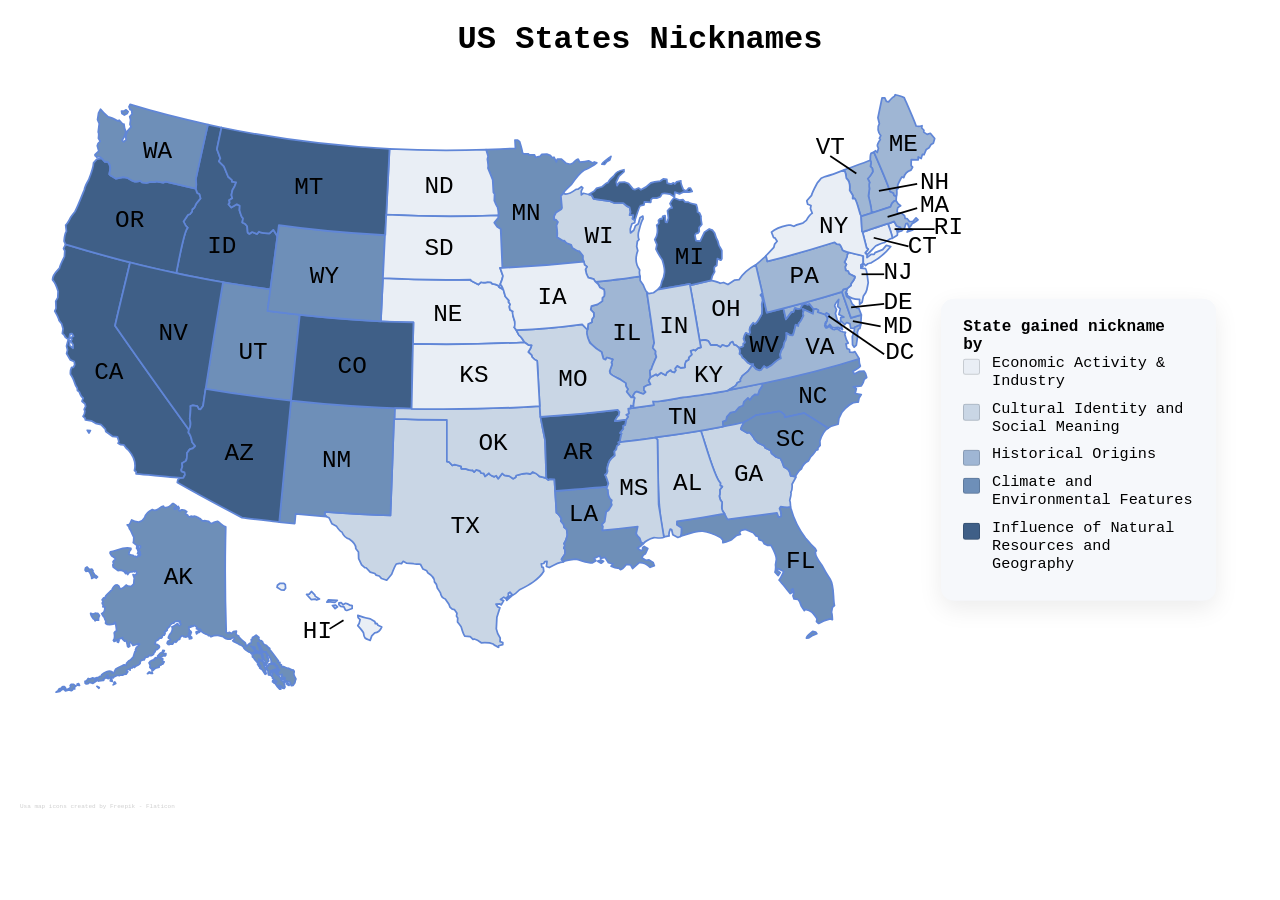
<file: index.html>
<!DOCTYPE html>
<html lang="ru">

<head>
    <meta charset="UTF-8">
    <meta name="viewport" content="width=device-width, initial-scale=1.0">
    <title>US State Nicknames Interactive Map | StateMap</title>
    <meta name="description"
        content="Explore all 50 US state nicknames on an interactive map. Learn the meaning behind every state nickname in one place.">
    <meta name="keywords"
        content="US state nicknames, American states map, state nicknames interactive map, United States geography">
    <meta name="robots" content="index, follow">
    <link rel="icon" type="image/png" href="favicon.png">
    <link rel="stylesheet" href="style.css">
</head>

<body>
    <h1 style="font-family:'Courier New', Courier, monospace; text-align: center;">US States Nicknames</h1>
    <!-- HTML start -->
    <div id="cmm-usa" class="cmm-usa" style="display: flex;justify-content: center; align-items: center;">
        <div class="cmm-usa-title">

        </div>
        <svg class="cmm-usa-svg" version="1.1" xmlns="http://www.w3.org/2000/svg"
            xmlns:xlink="http://www.w3.org/1999/xlink" x="0px" y="0px" viewBox="0 0 535 350"
            preserveAspectRatio="xMidYMid meet">
            <defs>
                <filter class="cmm-usa-blur-filter">
                    <feOffset result="shadowState" in="SourceAlpha" dx="1" dy="1">

                    </feOffset>
                    <feGaussianBlur result="blurredState" in="shadowState" stdDeviation="3">

                    </feGaussianBlur>
                </filter>
            </defs>

            <g class="cmm-usa-states">
                <title>USA Map</title>
                <desc>An image of the United States, with clickable states.</desc>
                <a class="cmm-usa-state-tx">
                    <title>

                    </title>
                    <desc>

                    </desc>
                    <path
                        d="M199.4251251,189.2160797c7.2743378,0.2913666,22.6705017,0.5180817,30.0319824,0.548233v23.984436 l1.1477966,0.1199341l1.9873505,2.1243134l1.2848663-0.4968262l3.7175598,0.942276l0.2227325,1.5418396h2.4498138 c0.832489,0.2917633,2.9932404,1.2310181,3.8717957,0.7366638l0.9593811,1.0450592l1.233429-1.1992493l2.021637,0.4968414 l0.9079285,1.353363l1.4219666,0.1199341l0.7537994,1.7131805l2.1928101-1.781723 c0.411377,1.0396729,2.0942993,1.6600189,3.0151978,2.038681l1.2164001-0.5995636l1.1134949,1.6788788l2.2785339-2.9809113 l1.3876648,1.0621643l2.723999,0.4625397l2.2784424,1.4733582l1.4048157-0.839447l0.2741699-0.9765167 c2.2579956-0.6747284,5.8496399-1.9001617,8.1204224-0.7709503l1.4561768-1.2677307 c1.1098633,0.4246368,3.0715942,1.5834045,3.8203125,2.5185547c1.1283264,0.3187256,4.4321289,0.8593292,5.0197144,2.0898895 l0.9935608-0.4968414l2.5869141,0.1884766c0.2617798,4.1310425,0.9211731,14.8753967,1.1820984,19.1361237 c1.0354309,0.4924011,2.3343811,2.5057373,2.8609619,3.4777374l-0.3939819,1.3020325l1.6788635,1.8845062l0.1542358,1.5418396 l1.5760803,1.4219208l0.394104,3.2036285c-0.2792969,1.2515259-1.0801392,3.8928833-1.9187317,4.8825378l0.513916,1.23349 l-0.6338501,1.3876648l0.7194824,0.8223572l-0.0342712,2.5526123l-2.0043945,3.0323486l1.0108032,1.5075378 c-2.0828857,0.1380615-6.2738647,2.2582397-8.0690613,3.2893372l-1.627533-0.6167297l0.3426514-2.8781738l-1.3020325,0.0856934 l-0.5653687,1.0793152l-1.421875,0.2398071l0.3425598,1.7988281l0.7880859,0.137085l0.2912292,2.3127747 c-2.8308411,4.9264221-9.2406616,8.2242126-14.0994568,10.758728c-0.9596252,1.0215759-3.1555481,2.9177856-4.4371948,3.4946594 c0.0000916,0.0001831-2.7238159,2.4500732-2.7238159,2.4500732l-0.3939819-0.7538147l3.4605408-2.5869141l-1.2677307-1.3362732 l-0.9250793,0.5482483v1.7303162l-1.4562683,1.2848816l-1.1477966-0.719574l-1.9187317,1.2677307l1.8502502,0.7367249 l-1.4734192,2.4840698l-0.7194824-0.6167297l-2.2614136,0.1027832l0.9936523,1.5932617l1.2848816,0.513916l-1.7303162,5.4307861 l-0.3426514,6.7327576c0.2453308,1.4515686,1.4425659,4.0793762,2.2442627,5.3108521l-0.0684814,2.0386963l1.5760803,0.4796753 l-0.0513306,1.23349l-2.3470459,0.6338501l-0.0343018,0.9251404c-0.7138367-0.3313904-2.7796631-1.1704407-3.117981-1.9530334 c-1.5922394-0.6454468-5.1495514-0.7624512-6.8527069-0.6510315c-0.8998413-0.6984558-2.8785553-1.9324341-3.9917297-2.1928406 l-0.7708435,0.2741089l-1.5932312-1.6104126l-3.1008453-0.3083496c-0.8218384-0.9920044-1.7719421-4.2077026-2.1243134-5.4479675 c-0.0001068,0.0000916-2.0729828-2.6724548-2.0729828-2.6724548l0.1027832-2.2956543l-0.7024536-1.0964355l0.2741699-1.6960449 l-1.4048157-2.004425l-1.3020325-0.2912292l-1.3362274-1.2334595l-0.5825195-1.6275635l-2.1071777-2.9980469 c-1.8202209-0.5857544-2.501297-1.7095947-2.7751617-3.5292664c-0.0001678,0.0001526-1.7990875-2.84375-1.7990875-2.84375 l-0.5139313-2.0215149l-1.1306458-1.4562073c0.0334473-2.6547852-1.8124084-4.0428162-3.8889313-5.2594604l-0.5310822-1.1135559 l-2.175766-0.9936218l-1.4732971-2.7582397c-0.6101227-0.052002-3.6165771,0.0467834-4.0602264-0.4283447 c0,0.000061-4.0259094-0.2911377-4.0259094-0.2911377l-1.8331146-0.976532l-0.9765167,1.3705139 c-0.796875-0.3670349-2.1825562-0.0852356-2.9637604,0.1884766c-0.8404083,1.0798645-2.1936646,4.5889587-2.689621,5.8934021 c-0.0000763-0.0000916-2.8439941,3.4091187-2.8439941,3.4091187l-2.9466095-0.9593811l-1.3534851-1.4562073l-1.8159485-0.513916 l-0.7023621-0.9079895l-2.6725464-0.8223267l-2.3470459-2.5012207l-0.7880859-0.1027832l-1.7988129-1.5761414l-1.7131805-3.5976868 l-0.1199341-3.8374939l-1.5589447-2.004425c0.2449188-2.2520752-1.9241486-4.1636963-3.5636139-5.3278503 c-1.9550476-0.3887939-3.6685181-2.3450012-4.4198303-4.1117096c-1.1704712-0.2596588-2.4863892-2.3832245-3.0835876-3.2894897 c-0.0001068,0.0001678-2.6041565-1.4388885-2.6041565-1.4388885l-1.6445923-3.4092102 c-0.7982635-0.2843933-2.0862732-1.1605377-2.5868988-1.8502502l0.2911987-1.6446381 c11.1124268,0.8361511,26.4696655,1.7632599,37.5699005,2.1243286c0.4809875-14.7243958,1.6562042-40.602478,2.038681-55.5753632 L199.4251251,189.2160797z" />
                    <text text-anchor="middle" x="240" y="255">TX</text>
                </a>

                <a class="cmm-usa-state-wv">
                    <title></title>
                    <desc></desc>
                    <path
                        d="M410.9507446,116.8687897l2.5526123,11.1527252l9.5938416-2.3812866l1.4047241,6.2702179l3.2207642-4.265831 l0.9936829,0.1713257l0.9765015-2.4669724l1.5247498,0.5824661l1.7645264-0.2398148l0.651001-1.7988663l1.5247498-1.1135483 l1.7988281,0.7195587l1.0621643-0.4796906l2.4498291,3.1350861l-0.4283142,2.5697632l-5.7905273-2.7239456l0.4112549,1.3362732 l-0.4454346,1.3705215l0.4111328,1.0450592c-0.4245605,0.7720184-1.8039551,4.0546722-2.7068481,4.368576l-0.3768311,1.6789246 l-1.4219666-0.7366486c-0.2796631,1.2223969-1.0737915,5.0355377-1.6960449,6.0817413l-1.6789856-0.1541748l-1.9872131-1.23349 c0.1664429,1.0994263-0.074707,3.2091217-0.4113464,4.2657928c-0.8144531,0.6549683-1.1568909,2.9315491-1.2845459,3.8890839 c-0.800293,0.9168701-1.6504822,3.1199493-1.9015503,4.3000031c-0.0001831-0.0001221,0.4623108,2.2441406,0.4623108,2.2441406 c-1.525238,0.1923828-4.5770264,3.0894775-5.6705933,4.0775757c-0.0000305-0.0002136-2.4670105,1.3531952-2.4670105,1.3531952 l-1.5760803-0.9593658l-1.5760803,2.038681l-1.1136169,0.3083649l-1.9015808-0.6681213l-1.8331299-2.0044403l0.1199341-0.805191 l-1.490448,0.0513916l-1.5932312-0.9079742c-0.4972839-0.5393677-2.1864319-2.815033-2.9980469-2.8610229l-0.7709656-1.5589447 l-0.9765015-0.6681671l0.257019-1.6789246l-0.5653992-1.8844452l2.4841309-0.8737335l-0.0171509-1.6103973l0.9936829-0.5310669 l-0.8395386-2.1928711c0.2158813-0.7437134,0.7361755-2.943512,1.421936-3.4091949l1.7646179,0.8908234l0.5310974-1.2334747 c-0.7956238-2.5704803,0.2850647-3.6153717,1.8501587-5.4478912l0.8395386,0.6510162 c1.4788513-0.3079834,3.4768982-4.5903931,4.1629333-5.7221832c0.1638489-1.3926926,0.0873718-4.2365189-0.0686646-5.6361771 c0.0001221,0.0000153,0.5141602-2.2271423,0.5141602-2.2271423l-0.3769531-1.8844528l-0.9079285-1.0450592L410.9507446,116.8687897z " />
                    <text text-anchor="middle" x="412" y="151">WV</text>
                </a>
                <a class="cmm-usa-state-fl">
                    <title></title>
                    <desc></desc>
                    <path
                        d="M389.2105713,243.7292938c0.2724609,0.4490662,1.392395,3.1981812,2.0043945,3.272171 c6.3641968-0.8191223,21.999176-2.8395996,28.1645813-3.6833191l0.90802,2.4498291l1.3876648-0.4454498 c0.1026917-1.2250977-0.2769165-3.4675293-0.8565674-4.5570374l0.6338501-1.0450134 c1.3600159,0.2159119,4.3554077,0.5038757,5.6877441,0.1370239c1.5484619,6.0483856,4.8167725,12.9046173,8.6004028,17.8682404 c-0.0003357,0.0001526,3.6316833,4.1460571,3.6316833,4.1460571c0.7629089,0.6381531,2.3074951,2.1976013,2.655426,3.1522217 l-0.5653992,0.7538147c-0.294281,2.5586243,2.3227844,5.7290039,3.7349854,7.6236267 c1.0573425,2.0837402,3.4570923,6.1071167,4.7795715,8.0347595c2.4986572,4.1846008,1.434021,10.5763245,2.4497986,15.1787415 l-1.1650391,0.9593811l-0.5652771,2.8781128c0.4361267,0.7686768,0.5062866,3.3716125,0.5482178,4.2486877l-1.2848816-0.4111328 c-1.7528381,0.4034424-5.1320801,1.6119995-6.6299744,2.6040039l-1.2335205-1.0279236l0.3255005-1.747406 c-2.2280884-3.1068115-2.6786194-4.5118713-6.7327576-5.3622437l-0.6338806,0.7023926l-1.7131653-2.6040039 c-0.2552185-1.1321716-1.0012512-3.0822144-1.9187317-3.8546448l-2.2442627-0.2398682l-0.6510315-1.7987976l0.5653992-1.4390564 l-0.5653992-2.5869141l-0.9936523,0.7194824l0.5653687,1.4733582l-1.0621643,0.5653381 c-2.1028137-2.1454163-4.3197021-5.7150574-6.4586792-7.7949219c0.8527222-0.9143982,2.1795044-3.7786255,2.6896973-4.93396 l-3.3750305-1.747406l-0.3596802,1.2505798l1.6960144,1.1650085l-1.1477966,1.7131653l-1.8674011-1.9701843 c0.300415-1.0645447,0.4826965-3.1587524,0.2910156-4.2486572c0.0001831,0,0.4970703-2.8952637,0.4970703-2.8952637 c0.1718445-2.441925-1.9803467-6.3374939-3.117981-8.3945312l-1.8330994,0.119873l-2.0900269-0.9936218l-0.7709656-1.490448 l-2.141449-0.8051758l-0.4454346-1.815979l-1.4219666-0.394043l-1.4048157-1.7817078l-4.5227051-1.8844604l-2.5869141,0.5653229 l-0.8565979,1.2677307l0.5139465,0.976532l-2.1243286,0.5653839l-2.7924805,2.398407 c-1.0331726,0.6904602-3.9465027,1.5424805-5.1566772,1.8673706l-0.0171509-1.4562073l-1.353363-1.5246887 c-2.4375916-1.3340149-7.4801941-3.3179321-10.2449646-3.6144409c-3.809906-0.2975769-9.2972412,1.8233795-12.8657227,2.9976501 c0.8385925-0.9633789,0.651001-3.8378601,0.5995789-5.0024261l-2.6040649-1.7645721l0.0514526-1.9016418 C368.568512,247.208786,382.5970764,245.0120087,389.2105713,243.7292938z M436.3056946,315.3056946 c0.0365295-1.1504822,2.8528748-3.1696777,3.6147766-3.8374939l1.6618347,0.3768921l0.7195129,0.9936218l-2.8096313,1.1307068 l-1.7473755,1.1649475L436.3056946,315.3056946z" />
                    <text text-anchor="middle" x="433" y="275">FL</text>
                </a>
                <a class="cmm-usa-state-il">
                    <title></title>
                    <desc></desc>
                    <path
                        d="M314.8587952,110.3929367c5.893158-0.6434097,20.0837708-2.2598877,25.7662048-3.2207184l0.0171509,2.3984299 l1.7987976,2.5697632c0.3677368,0.9730301,1.3097839,3.4132233,2.072998,4.1115799 c-0.0001221,0.0000229,2.1927795,14.990303,2.1927795,14.990303l2.0043945,14.2536163c0,0-0.8222961,2.7924805-0.8222961,2.7924805 l1.6960449,2.0043793c-0.3701782,0.8275146,0.0891418,2.4008942,0.3939819,3.1865387 c-0.4366455,1.0524445-2.7778625,6.0958405-2.843811,7.1439056l-0.8908997,0.8737335l0.3598022,3.7689972l-1.0450134,1.9358521 l1.0621643,2.1586151c-1.0272827,0.1572571-2.8514709,0.9279938-3.7005005,1.5247498l-0.1199341,1.6788788l0.9765015,1.2163239 l-1.3362122,1.0793152l-3.7347107-1.3362732l-0.9423218,0.3255005l-1.233429,2.072937l0.5653687,0.8908844l-1.5932312,0.0685425 l-2.6383667-3.3407135l0.7881165-1.4390564l-1.1307678-1.6275482l-0.1712646-1.8502045l-3.563446-2.3127899 c-1.1260681-0.568634-4.7374878-2.2035217-5.4135742-3.3064117l-0.2741699-1.370575l1.4562683-3.8374939l-0.4454651-1.0107574 l0.7709656-1.7988129l-3.3921509-1.0793152l-0.8051453,1.2505951l-1.1820984-0.5139313l-1.0450134-3.9402924 c-4.4965515-2.7424469-8.3095398-5.6849823-8.6342163-11.3756256c0.5573425-1.04776,0.8832703-3.4820709,0.9249268-4.6596985 l2.1586304-1.1135559l0.0341797-1.7303162l1.1136169-1.5418549l-0.0684814-2.1243134l-1.7646179-1.7474747l0.3939819-2.038681 l3.563446-1.0450134l2.7068176-1.8844986l0.0513611-1.8502045l1.0621643-0.9765244 c0.1010132-0.9328766,0.2324219-3.0505371-0.2227478-3.9060364l-2.2270813-1.0964508l-1.0107117-1.8673553L314.8587952,110.3929367z " />
                    <text text-anchor="middle" x="333" y="144">IL</text>
                </a><a class="cmm-usa-state-mn">
                    <title></title>
                    <desc></desc>
                    <path
                        d="M252.0367279,34.3280296c3.9474945-0.1361427,12.8573456-0.5757866,16.8748322-0.7880478l-0.2913208-4.779768 l1.5932312,0.0685406l1.1136169,0.8737354c0.2578125,0.9589787,1.7673035,5.3837986,1.5419006,6.3216152l0.8565674,0.6852608 l2.6896057,0.0513916l0.2056885,0.5482292l3.2892456,0.0684891l0.5310974,1.3705711l2.6382446-0.5824738l0.8908691-1.0964546 l2.9809265-0.205574l2.1929016,0.8565865l0.7023621,1.1992416l1.2163696-0.2398682l1.3876953,2.6896973l0.513916-1.5761452 l2.3983765,0.0342979l2.6383667,2.3127441l2.4155273,0.5653763l1.4391174-0.5824738 c0.6066589-0.5853386,2.2269897-2.3078804,3.1521606-2.3127937l0.8395691,1.6789284 c1.2522583-0.0718803,3.9893799-0.3609276,5.1565552-0.7880974l2.3470459,1.2677841l0.9251709-0.5825272l1.4219666,0.5311317 c-1.5752563,1.3802719-5.4784851,3.4167519-7.4182129,4.2312965c-2.5171204,1.7233734-5.3517456,5.4793739-7.0067749,8.0007668 c0-0.0000267-4.7625732,4.7112007-4.7625732,4.7112007l0.7709351,0.9422226l-0.6853027-0.4625359l-1.55896,1.5932388 l0.6509094,6.9212341l-0.4111328,0.7709503l-2.9637451,1.8159637l-1.1649475,2.2784958l0.0343018,1.7817154h0.9593506 l1.233429,1.4562073l-0.8222656,2.0043869c0.2882385,1.8144455,0.7434387,4.8676376,0.1884155,6.6642685l3.4948425,2.1585693 l0.7709351-0.1198883l1.2505798,1.3362732l2.7068481,1.0450134l0.6338806,1.627533 c0.7943726,0.5217667,3.0636597,2.2557068,4.0945129,2.0557785l2.0558167,2.6211548 c-0.0969849,0.991127,0.0006714,2.5012436,0.582428,3.3578568c-14.972229,1.6347122-31.9122314,2.9171066-46.9580688,3.563385 l-0.9593506-22.3226547l-2.0386963-1.2848816l-1.627533-2.3470383l2.2614136-2.7582397 c0.2792358-1.8149796-0.0176697-4.5484695-0.4283142-6.3387146c-0.6681824-0.1758881-1.5633545-3.1129761-1.8159485-3.649128 c0,0.000061,0.137085-3.7689438,0.137085-3.7689438l-0.6681519-0.890831l-0.4111633-7.2295952 c-0.4008331-1.2632446-3.3636017-7.1544647-2.5524597-8.4630394c-0.218399-1.1677094-0.722641-3.9631882-0.0858917-5.071022 L252.0367279,34.3280296z" />
                    <text text-anchor="middle" x="275" y="75">MN</text>
                </a><a class="cmm-usa-state-md">
                    <title></title>
                    <desc></desc>
                    <path
                        d="M440.4687195,126.1541595l-2.4498291-3.1350861l-1.0621643,0.4796906l-1.7988281-0.7195587 l-1.5247498,1.1135483l-0.651001,1.7988663l-1.7645264,0.2398148l-1.5247498-0.5824661l-0.9765015,2.4669724l-0.9936829-0.1713257 l-3.2207642,4.265831l-1.4047241-6.2702179c10.0081787-2.6111603,23.7706299-6.3810959,33.6466675-9.4738464l5.1738281,14.9388733 l5.961792-1.7303162l-0.3255005,5.6534424l-3.4263611,1.4904633l-0.2740479,0.6510162l-2.1071777-0.1541901l-0.4112549-2.4669647 l-1.8330078-0.7880554l-1.2163696,1.2848816l-2.3128662-2.329895l0.0343018-1.7817078l1.8331299-0.2912598l-2.8781433-1.524704 l0.8222961-3.2036209l-1.5417786-1.4562073l0.6338501-3.9745789c-0.4969482,0.6902313-2.4086914,2.8957825-2.2956848,3.8203964 l1.0450134,2.0900726l-0.6680603,2.1414642l1.1306458,4.0088196l1.6446838,1.3705292l1.3362122,3.8717804l-2.6382446-1.23349 c-0.8348083,0.1929474-2.5270386,0.3630371-3.3235779-0.0342865l-1.3876648-1.6103363l-1.490448,1.5418396l-1.0108032-1.3020325 l0.8565674-2.2270966c0.0515442-1.0267639,0.5477905-2.885376,1.1992493-3.70047l-1.5419006-0.8908844l-0.5310669,0.9422913 l-4.4199219-1.4904633l0.3940125-1.1306992l-1.2848816-0.7024078L440.4687195,126.1541595z" />
                    <text text-anchor="middle" x="489" y="140" class="cmm-usa-outer-label">MD</text>
                </a><a class="cmm-usa-state-ri">
                    <title></title>
                    <desc></desc>
                    <path
                        d="M483.2295532,77.0031967l3.5291443-1.439064l1.4391174,2.6554031l2.1756592,0.7880936l0.7880859,1.9016037 l-1.9015808,0.7366486l0.0856323-1.7474213l-1.3363342-0.0171432c0.3284912,0.8681488,0.8935547,2.7630844,0.5653992,3.6833649 l-3.0494995,1.8159561C486.230835,84.4808884,483.4637451,77.9589005,483.2295532,77.0031967z" />
                    <text text-anchor="middle" x="518" y="83" class="cmm-usa-outer-label">RI</text>
                </a><a class="cmm-usa-state-id">
                    <title></title>
                    <desc></desc>
                    <path
                        d="M84.9337845,56.7363701c0.4803848-1.2456055,0.289032-4.1598473,0.1025696-5.465065 c1.5172577-6.9910011,5.3554916-24.6079502,6.9727936-31.3510761l7.7949753,1.6446857l-2.6211548,12.4889984l1.9529953,5.2766075 l-0.8222961,1.7474174l2.8952713,2.8610229l2.4326782,5.9789581l2.2271042,1.9530449l-0.1027832,0.8565865l2.4669724,0.3426056 c-0.3437576,1.2111397-1.3627396,3.4408836-2.1073303,4.4541893c0.0001602,0.0000725-0.6166077,2.8610954-0.6166077,2.8610954 l0.4796829,1.8673515l-1.781662,1.1649475l0.3254547,1.3705215l-0.685257,0.942276l1.5589905,1.8673477l3.2379227-1.9358902 l1.6446381,0.9936142l-0.137085,2.4498825c0.310257,0.9822998,1.0551758,4.1698303,2.038681,4.7283249l-0.4111481,2.3813324 l1.7131729,0.8223419l1.0621643,1.3533707l0.3083572,3.5805283l0.9251251,0.8394928l1.6617813-1.1136093l2.7753372,1.1650009 l1.0964584-1.3534241c1.0156097,1.0202637,4.8102875,0.9275055,6.1160431,0.9765244l2.1585617-2.0558319l2.3641815,3.7518539 c-0.8116913,6.1981354-3.2195435,24.6355057-4.0430603,30.5287704c-17.4053345-2.3119812-37.0278549-5.5837708-54.15345-9.3882065 c0.8291016-3.2134552,4.2313461-23.9494934,6.5785751-26.0745087c-0.8848953-0.6303253-1.9501266-2.6171341-2.3641891-3.5976791 l2.6040649-3.8888855l1.0450058-0.2741165l1.2677841-1.6274796l0.08564-1.1136093l1.3362732-1.284874l0.890831-1.987236 l2.5183716-3.1351395l-0.6509628-2.3812866l-1.3191833-0.7537994L84.9337845,56.7363701z" />
                    <text text-anchor="middle" x="100" y="94">ID</text>
                </a><a class="cmm-usa-state-nh">
                    <title></title>
                    <desc></desc>
                    <path
                        d="M473.0533142,40.4440727c-0.0466614-0.9710999-0.0253296-3.1239281,0.4111328-4.0088234l1.6618347-0.7195549 c2.4964294,5.6799774,7.3022461,16.7546692,9.336731,22.682457l1.8502502,0.9079819l0.4454346,1.3533707l1.2848816,0.3940468 l-0.137085,2.5869102l-0.9935608,0.205574l-1.4391174,1.4048119l-0.8222961,1.9872894l-9.9535217,3.2550201l-1.0279846-0.7024078 c0.2187195-1.4764404-1.3308411-7.3103867-1.6789551-8.8228149c0.0000916-0.0000191,0.5654602-4.1801682,0.5654602-4.1801682 c-0.1265259-0.8656883-0.3150024-2.876812,0.1198425-3.6833153l-1.096344-2.1414642 c0.9343872-0.7281761,2.3516541-2.9420738,2.9294434-3.9745789l-0.3255005-1.9701385l-1.0621643-1.0964546l0.4111633-2.2442551 L473.0533142,40.4440727z" />
                    <text text-anchor="middle" x="510" y="57" class="cmm-usa-outer-label">NH</text>
                </a><a class="cmm-usa-state-nc">
                    <title></title>
                    <desc></desc>
                    <path
                        d="M410.7623291,168.760788c18.0994568-3.1034393,38.3350525-8.7991943,55.883728-14.1507874 c-0.087616,1.1140594,0.1584167,3.2164307,0.6852112,4.2144012c-0.6789856,1.045166-3.264801,2.4725037-4.3514404,3.0322876 l0.8908997,1.5076141l2.7067261-1.4733124l2.861084-0.102829c0.7530212,0.7062836,1.3588867,2.5920715,1.5246582,3.5805664 l-1.421875,1.1135559c-0.2150269,1.0078888-0.9403687,2.874649-1.6103821,3.6661682l-4.6598816,0.5996246l1.7303162,1.1306915 l-0.6852112,2.7068024l3.5291443,0.6339111l-1.2848816,2.0043793l-0.4454346,2.3299561 c-4.0292969-0.6085205-7.1206665,3.0128174-9.3881531,5.8078461c-0.0001221-0.0002136-1.7474976,3.5460663-1.7474976,3.5460663 l-0.4454346,3.3578033c-1.2079163,0.35495-4.9168091,1.2500916-5.7220459,2.2956543l-13.8595276-8.7200623l-11.1356201,2.4841309 l-0.137085-1.4390564c-0.668335-0.6227264-2.113739-2.0880432-3.1352234-1.9870758 c-1.6044922,0.2590332-12.0357666,2.1451111-13.3969421,2.1754913c-0.456543,0.6476288-5.9411926,3.5909729-6.7156372,4.0602112 c-2.8644104,0.7640991-9.1052551,2.0108948-12.0606995,2.5355225l-0.1884155-2.9466553l1.9187622-0.6852722l0.3768311-2.0215302 l2.1586304-2.4155731l2.7924805-0.6338654l2.0729675-2.4327393l2.3127441-1.062149l0.4625854-2.0044403l2.3812256-2.2956543 l1.0964661,1.0621643c0.475647-1.0715332,1.8278198-2.5013123,2.8267822-3.1008453l1.8501587,0.1027985 c0.2496948-1.4366608,1.5479736-3.9013672,2.4499207-5.0367432L410.7623291,168.760788z" />
                    <text text-anchor="middle" x="440" y="180">NC</text>
                </a><a class="cmm-usa-state-vt">
                    <title></title>
                    <desc></desc>
                    <path
                        d="M458.0630493,45.9262505c4.3259888-1.6441612,10.7016907-3.6460266,14.9902649-5.4821777l0.4796448,1.2334862 l-0.4111633,2.2442551l1.0621643,1.0964546l0.3255005,1.9701385c-0.5827332,1.0395508-1.9906006,3.2402954-2.9294434,3.9745789 l1.096344,2.1414642c-0.4345703,0.8057289-0.2467957,2.8134918-0.1196594,3.6833649 c-0.0001831-0.0000496-0.5655518,4.1800995-0.5655518,4.1800995c0.3539124,1.5357704,1.891571,7.3118935,1.6788635,8.822834 l1.0279846,0.7024078l-6.9212952,2.1928635c-0.989563-1.5581894-2.2986145-9.1541367-3.8031921-10.3818321l-1.0964661,0.2569656 l0.1027832-1.8331108l-1.8159485-3.032299c0.2533569-2.395771,0.1903992-5.3172836-1.8844604-6.9554787 C459.2523499,49.4607925,458.6156311,47.0785904,458.0630493,45.9262505z" />
                    <text text-anchor="middle" x="450" y="37" class="cmm-usa-outer-label">VT</text>
                </a><a class="cmm-usa-state-ct">
                    <title></title>
                    <desc></desc>
                    <path
                        d="M468.5819397,81.6630325c2.6190186-0.7642059,11.8385925-3.9057159,14.5791321-4.8311615 c0.2874756,1.1214981,3.0401611,7.4490738,2.3641052,8.5487671c-0.6365051-0.3343353-3.7961121,2.0728073-4.3171387,2.3470459 c-0.3064575-0.3522949-4.6021118,1.7733002-4.9682312,1.884491c-0.0000305,0.0000076-5.053894,5.2765579-5.053894,5.2765579 l-1.0621643-1.1820908l1.7303162-2.0729294l-0.9250793-0.7709427L468.5819397,81.6630325z" />
                    <text text-anchor="middle" x="503" y="94" class="cmm-usa-outer-label">CT</text>
                </a><a class="cmm-usa-state-de">
                    <title></title>
                    <desc></desc>
                    <path
                        d="M456.743866,116.1663818l0.7709351-1.5076065l2.329895-0.4968338l-0.4454346,1.7131729l-0.582428,0.5824738 l0.6338806,2.2956467l1.8844299,1.3534241l1.2678528,2.9638062l2.7410278,2.4326782l1.1136169,0.1027908l1.4218445,3.7690048 l-5.961792,1.7303162L456.743866,116.1663818z" />
                    <text text-anchor="middle" x="489" y="126" class="cmm-usa-outer-label">DE</text>
                </a><a class="cmm-usa-state-nm">
                    <title></title>
                    <desc></desc>
                    <path
                        d="M199.6307983,183.0315552l-0.2056732,6.1845245l-0.3939972-0.0171356 c-0.3863068,15.0779419-1.5542297,40.7565613-2.038681,55.5753632c-11.0872803-0.3603058-26.4729462-1.2891083-37.5699005-2.1243286 l-0.2911987,1.6446381l1.0792999,1.0964508l-17.7656555-1.5247498l-0.4796906,5.5335693l-8.9256134-0.8737335 c1.6108704-17.2665405,5.0233002-52.4378815,6.7499084-69.7775421 C158.6772461,180.7346497,180.6569672,182.5529938,199.6307983,183.0315552z" />
                    <text text-anchor="middle" x="166" y="217">NM</text>
                </a><a class="cmm-usa-state-ca">
                    <title></title>
                    <desc></desc>
                    <path
                        d="M10.1023111,88.7726898C21.5784893,92.2194519,35.5510521,96.2388,47.1925163,99.2230606 c-2.2801781,9.8792419-6.4360695,26.553894-8.6172638,36.4049454c12.2596474,17.673111,29.8033791,42.2612762,42.4524498,59.7726593 l-0.2226715,1.7131805c1.0188675,1.1692963,1.8738708,4.0495148,2.1240616,5.5507812 c0.0002594-0.0001221,1.7648239,2.158493,1.7648239,2.158493l-1.4219131,1.3876801l-1.7645645,0.5310669l-1.5419006,2.038681 c0.0557709,1.1406555-0.028923,3.5564728-0.5995636,4.5741577l-2.2785568,1.4219513l0.1884766,1.7645721l-0.6510086,2.0557709 l0.2741089,0.8052063l1.6446304,0.5482178l0.2569656,1.4048157l-0.9422226,1.7303314 c-1.0399323,0.6030884-25.6812553-2.3201752-27.1880608-2.3128052l0.0513954-1.1478424l-0.9936714-0.7537994 c1.1829491-4.6027222-0.535244-8.3625641-3.5294685-11.7865448c-0.843605-0.5400696-2.1081963-2.120224-2.6379662-2.9638672 l-1.7645683-0.0513916l-1.4562073-0.805191l0.4282913-1.1649475l-0.8222885-2.5526581l-2.929512-0.3255157l-3.7690048-2.723938 l-0.2569656-1.4219055L30.506218,192.45401l-3.1350842-0.7024078l-2.4841232-1.4219666l-3.3406582-0.4967804l-0.1884766-1.0107727 l-1.1820946-1.0450592c0.5851746-0.6535492,1.0003815-2.2294769,1.0621605-3.0836945l-0.4282932-0.9079742l0.839489-1.7988586 l-0.3768997-1.5076141l-1.7303219-1.4219055l0.7024078-1.8159637c-0.9991245-0.5247345-1.8899593-2.5923309-2.2614021-3.5805206 l-1.027916-0.7537994l-0.1541786-1.4562073l-0.9593735-1.5761414c-0.4895487-1.4986267-1.7673759-5.2248077-2.9124165-6.3387146 c-0.099206-1.0461578,0.1521235-2.988266,0.6510143-3.9231873l1.010767-0.0171509l0.7880974-1.6788788l-0.3255072-1.747467 l-2.2442541-0.9250793l-2.1072226-3.6833038l0.5310802-1.9701996l-0.5824728-2.2613525l0.8223419-3.1351318l1.0964041-0.0856323 l-0.2398176,2.7753296l2.0900745,1.6617737v-2.0729218l-1.2163906-1.8331146l0.5310793-1.2677765l-0.8394384-0.8051453 l1.7474184-0.9080353l-0.90798-1.5418396l-1.0278625,0.1713257l-0.7195559,3.3749542l-1.935895-1.3362732 c-0.3129473-0.7797546-0.9724655-1.9276428-1.7816629-2.295639l0.4111452-2.6383057l-0.8223429-2.9295197l-1.5076013-1.9358978 c-0.1795859-1.3137665-1.7959404-4.1838074-2.4669745-5.3279419l0.7538006-1.5932846l-0.1712756-4.1116104l1.1649456-2.0557785 l0.1713281-3.5976715c-0.4968605-1.7669373-1.9151223-5.2051926-3.1522861-6.5785828 c-0.3467846-2.666832,2.3521872-5.0619125,3.9748187-6.8356018c0.2674379-1.4550552,2.132071-5.1762543,2.8095145-6.5272141 c-0.0001268,0.0000305,0.2396898-3.4605637,0.2396898-3.4605637l-0.7366514-1.1992416L10.1023111,88.7726898z M22.5913639,195.7946625l1.798811,0.1541901l-0.8222904,1.4391022L22.5913639,195.7946625z" />
                    <text text-anchor="middle" x="35" y="166">CA</text>
                </a><a class="cmm-usa-state-nj">
                    <title></title>
                    <desc></desc>
                    <path
                        d="M460.7012939,93.4325256l8.2918091,2.038681v4.1116104 c-0.02771-0.0002747-0.1159973,0.0059586-0.137085-0.0170975l-0.2055664,0.5824738l-0.9422302,0.5824738l-0.0171509,1.7131729 l2.6382446,0.3255081c0.7578735,0.6492004,1.3382568,7.072403,1.5247192,8.051918 c0.0000305-0.0000305-0.8051147,4.1116257-0.8051147,4.1116257c-0.1886597,1.0400772-1.3251038,2.8249893-1.9875183,3.6318665 c0.0001831,0.0000534-0.7364807,3.5634308-0.7364807,3.5634308l-1.4389954,1.1306992v-2.8609695 c-2.4431152,0.068161-5.2056274-0.6250916-7.1268616-2.1928558l0.1199341-0.0856934l0,0l0,0 c-0.0212708-0.014946-0.0301819-0.0535965-0.0514526-0.0685425c0.0041809-0.0191498-0.0057678-0.0529251-0.0170288-0.0684891l0,0 c0.012146-0.0865555-0.0306091-0.1733322-0.0343018-0.2569656l-0.0171509-0.0171509v-0.0171432h-0.0343018v-0.1713333 l0.0171509-0.0170898l0,0c0.002655-0.0120316,0.020752-0.0744476,0.0171509-0.0856934l0.0171509-0.0170975 c0-0.0221329,0-0.0814667,0-0.1027832l0,0c0-0.0080414,0-0.0262604,0-0.0343018h0.0171509 c-0.023468-0.0351715-0.0279846-0.1018524-0.0514526-0.1370239h-0.0171509v-0.0171509 c-0.0663452,0.0100403-0.1464844-0.0381317-0.2055664-0.0513916l-0.0170593-0.0171509 c-0.0135498-0.0055695-0.043396-0.0214844-0.0514221-0.0342484c-0.0376892,0.0132599-0.1226196-0.0347443-0.1542358-0.0513916l0,0 c0.0157776-0.2359619,0.0485229-0.8425217,0.1199341-1.0621567l-0.0171509-0.0171509l0.4454346-1.7131729l2.1929321-1.8502045 l-0.188446-0.7195587c0.5456848-0.7987213,2.5858154-3.1499786,2.3127441-4.2315369l-3.3235474-1.6446381l-0.4967957-1.4219589 l-1.4391174-0.4967804l-0.3255005-2.0558319l0.7024536-1.4733047l-1.0964355-1.1992416 c0.4699707-0.9053574,1.8625183-3.3321991,1.5760803-4.4028702L460.7012939,93.4325256z" />
                    <text text-anchor="middle" x="489" y="109" class="cmm-usa-outer-label">NJ</text>
                </a><a class="cmm-usa-state-wi">
                    <title></title>
                    <desc></desc>
                    <path
                        d="M297.2817078,59.8029137c2.1964417,0.4064674,4.7882996-1.4125328,6.4585876-2.6382484l1.0964661-0.0856895 l2.0386963-1.4390602l0.7880859,0.6510162l-0.9080505,1.8844986l0.0856628,2.141468l1.1820984-0.9079781 c1.1471863,0.2274284,3.6947021,0.807476,4.7626648,1.2334862l1.0621643,1.935894l9.0626526,1.3019791l2.8439026,1.14785 l5.2423096,0.1027832c0.7743835,0.7940445,2.5068665,2.1160355,3.5804749,2.4326782l0.5653992,2.5869064l-0.5310974,1.7988663 l2.0900269-0.0342941l-0.445343,2.1243668l1.4047241,0.8222961l-0.1369934,1.5075989l-1.5761719,0.5653229l-0.9935913,3.0494461 l0.1369934,2.2614059l1.9017029-1.5760956l0.976532-2.6211548l1.6445618-1.0964508l0.9422302-3.4605942l1.6618347-0.9593735 l0.1199341,1.6617813c-0.9877319,0.9835892-2.2588196,6.3493958-2.6553345,7.6921997 c-0.1722717,1.0731125-0.1871948,3.1342392,0.3254395,4.1286926l-0.976532,1.0963974l-0.3769531,2.8952713l0.6338806,2.4155807 c-1.3749695,3.6887894-1.3822632,7.8703003,1.0964661,11.101387c-0.2241821,0.9471588-0.0853271,2.7350082,0.2398682,3.6490707 c-5.6285706,0.9540863-19.9317627,2.5845337-25.7662048,3.2207184l-0.8907776-1.5589371l-3.1180115-0.8565903 c-0.7965088-1.0454865-1.4930725-3.4889603-1.6446838-4.7797699l0.8908997-1.5932388l-1.4219666-1.027916 c-0.0935669-0.8531799-0.5011902-2.4993896-0.9423523-3.2378769c0.0001221-0.0000458,0.0172729-1.9873352,0.0172729-1.9873352 l-2.0558167-2.6211548c-1.0210266,0.2051315-3.3118896-1.540535-4.0945129-2.0557785l-0.6338806-1.627533l-2.7068481-1.0450134 l-1.2505798-1.3362732l-0.7709351,0.1198883l-3.4948425-2.1585693c0.5550232-1.7966385,0.0997925-4.8498383-0.1884155-6.6642685 l0.8222656-2.0043869l-1.233429-1.4562073h-0.9593506l-0.0343018-1.7817154l1.1649475-2.2784958l2.9637451-1.8159637 l0.4111328-0.7709503l-0.6509094-6.9212341l1.55896-1.5932388L297.2817078,59.8029137z" />
                    <text text-anchor="middle" x="317" y="88">WI</text>
                </a><a class="cmm-usa-state-or">
                    <title></title>
                    <desc></desc>
                    <path
                        d="M30.9859047,39.3133698l1.7645683,2.038681l1.4733543-0.0856361 c2.4003754,2.2414551,1.4945984,4.4356422,1.027916,7.2124481c0.2370224,0.649147,3.3047562,2.1974831,3.8717384,2.5526123 l4.1629982-0.8908348l2.3641891,0.4111481c3.0780678,1.7968826,3.7869034,2.6209755,7.5208588,1.7817154l0.9251289,0.8394356 l2.5354614,0.3255081l2.3470421-0.6681099l2.5526657,0.2227211l0.5310783-0.4797401l4.2315445,0.6853142l1.353363-0.5310822 l17.2859726,4.0088196l0.8222885,2.4669762l1.3191833,0.7537994l0.6509628,2.3812866l-2.5183716,3.1351395l-0.890831,1.987236 l-1.3362732,1.284874l-0.08564,1.1136093l-1.2677841,1.6274796l-1.0450058,0.2741165l-2.6040649,3.8888855 c0.417511,0.9862823,1.4763412,2.9626236,2.3641891,3.5976791c-2.3159561,2.029068-5.7794952,22.9739761-6.5785751,26.0745087 c-20.8817101-4.2281265-43.3171005-10.3892365-63.6615524-16.5492706l-0.8565874-1.781662 c0.1372566-1.2591705,0.3405313-4.6910477,1.3534222-5.6192093l-0.4282932-3.6319733 c0.9872398-0.8830032,2.4308548-3.5110245,2.9979153-4.711319c0.0001383,0.0000916,2.3129339-3.0322037,2.3129339-3.0322037 c1.1469297-1.7989807,4.6044436-10.6518593,5.4820719-12.7802544c0.122942-1.4263229,1.7359161-4.3923836,2.4501343-5.6192322 c0.8300591-2.1287231,2.7158546-7.3670425,2.7922268-9.6451645l1.9187984-2.1757126L30.9859047,39.3133698z" />
                    <text text-anchor="middle" x="47" y="79">OR</text>
                </a><a class="cmm-usa-state-ne">
                    <title></title>
                    <desc></desc>
                    <path
                        d="M192.6753235,108.2514725c15.690506,0.8343201,34.6929932,1.0957184,50.4186859,0.8223419l0.291214,0.6338654 l4.1801453,2.2100067l1.6103973-1.3705139c0.8469543,0.4159393,2.8850098,0.108223,3.7690582-0.068718 c-0.000061,0.0001755,1.8330536,0.1885986,1.8330536,0.1885986l0.8222809,0.8908844 c0.9914246-0.2107086,3.2329407,0.8999786,4.0945129,1.3191223l-0.2055664,0.5653763l2.5011597,1.3533707l1.0793152,3.9917221 l2.1071777,2.3984375l-0.2740784,0.7708969l0.9593811,1.3363266l-0.4454346,1.2505798l0.2911987,1.8159637l1.6961365,1.0793076 c-0.7093811,0.9205017,0.8807983,4.8590088,1.1135864,5.8078003c-0.0054321,0.626358,0.2467957,2.8223114-0.325592,3.2891541 c0.8462524,0.8833771,2.1640625,3.4066467,2.6896057,4.5228882c1.1496887,0.5425568,2.615387,3.0102234,3.2037048,4.0772705 c-20.0764008,1.0692902-44.068161,1.4917603-64.1583862,0.9764709l0.3084717-12.3862152 c-4.6284027-0.1041565-14.0914154-0.4630432-18.7421265-0.685318L192.6753235,108.2514725z" />
                    <text text-anchor="middle" x="230" y="133">NE</text>
                </a><a class="cmm-usa-state-pa">
                    <title></title>
                    <desc></desc>
                    <path
                        d="M407.1646118,100.5764847c1.5188904-1.1454773,4.4921265-3.8731918,5.8591309-5.2252121l0.8222961,3.2893219 c12.1532288-3.077301,26.7311096-7.27668,38.700531-11.0499954l1.1820984,1.1136017l1.5247498,0.08564 c0.7962646,0.4792175,1.6038208,2.6407394,1.9187317,3.4605942c0.7892761,0.5567551,2.5760498,1.0757523,3.5291443,1.1820908 l-0.9422302,1.23349c0.2901611,1.0609207-1.1108398,3.5091476-1.5760803,4.4028702l1.0964355,1.1992416l-0.7024536,1.4733047 l0.3255005,2.0558319l1.4391174,0.4967804l0.4967957,1.4219589l3.3235474,1.6446381 c0.2926941,1.044281-1.7887878,3.4640427-2.3127441,4.2315369l0.188446,0.7195587l-2.1929321,1.8502045l-2.329895,0.4968338 l-0.7709351,1.5076065c-13.3976135,4.1502914-29.6268616,8.5447998-43.240509,11.8551331 C412.0328064,121.5316544,408.7017212,107.1648636,407.1646118,100.5764847z" />
                    <text text-anchor="middle" x="435" y="111">PA</text>
                </a><a class="cmm-usa-state-wa">
                    <title></title>
                    <desc></desc>
                    <path
                        d="M92.0091476,19.920229c-1.6007843,6.6683731-5.4704132,24.4248753-6.9725647,31.351244 c0.1895981,1.2966614,0.3762817,4.2185898-0.1027985,5.4648972l-17.2859726-4.0088196l-1.353363,0.5310822l-4.2315445-0.6853142 l-0.5310783,0.4797401l-2.5526657-0.2227211l-2.3470421,0.6681099l-2.5354614-0.3255081l-0.9251289-0.8394356 c-3.7489967,0.8399544-4.4385681,0.0134659-7.5208321-1.7819862c-0.0000267,0.0002708-2.3642159-0.4108772-2.3642159-0.4108772 l-4.1629982,0.8908348c-0.5835724-0.3656998-3.6205788-1.8941612-3.8717384-2.5526123 c0.4686279-2.7872734,1.3710976-4.9690971-1.027916-7.2124481l-1.4733543,0.0856361 c-0.6343727-0.7951431-2.1448231-2.5106277-3.049448-2.9809036l-1.6960258,0.2055702l-0.8394394-0.9422226l-0.0685406,0.1541786 l-0.0513935-0.5824738l2.1585636-2.0900726l-0.8565865-3.0152054l0.5139828-1.4390583l1.1991901-1.0964565l-1.0450115-1.8159599 c0.0897655-0.7801476,0.4269485-2.8266907-0.1371956-3.4947968c0.0001659-0.0000935,0.6168823-4.9511375,0.6168823-4.9511375 l-0.9936161-2.1928616l0.5481758-3.7347059l1.1992416-2.3299437c0.8985462,1.1857605,3.2259178,3.3919344,4.3686676,4.3685617 c1.399086,0.2362318,4.3019524,1.67488,5.5506248,2.3641996l0.8394394-0.3939972l1.8159599,2.1071701l0.8737335,0.1713276 c0.0870438,1.1386509,0.5441551,3.3733749,1.1135521,4.3686256c-0.2983551,1.3524723-1.3079987,3.8319607-2.1757126,4.9167995 l0.8565865,0.9250774l1.3876686-1.2163391l-0.1199341-2.4498253l1.0450096-2.7067928l2.0558319-2.3127956l-0.7195587-1.4562073 l0.3768997-2.5183678l-0.5139313-1.9701395l1.3534241-1.3362741l-0.2227211-2.3813362l-0.890831-0.2227211L46.575798,9.6411858 l0.6510124-1.3362732C60.9584999,12.5399914,77.9732132,16.7778625,92.0091476,19.920229z M42.2928619,12.125309 l1.2848816,0.0685415l1.3534203-0.8051939l1.1649475,1.027915l-0.5653229,1.1306486l-1.5932922,0.8565874l-1.3876686-0.8394384 L42.2928619,12.125309z" />
                    <text text-anchor="middle" x="63" y="39">WA</text>
                </a><a class="cmm-usa-state-la">
                    <title></title>
                    <desc></desc>
                    <path
                        d="M321.7114868,228.1907959l-0.3940125,1.062149l0.8052673,0.8908844 c-0.0525208,1.9675598,0.4151917,4.7230988,2.2099609,5.8761749l-0.3769531,1.4219208l0.4112244,1.1820831 c-0.6463013,1.1511536-1.8644409,3.5743103-3.237915,4.0431213l-0.8737183,5.6192169l-1.6446838,1.7817078l0.6338501,1.0278625 l-0.3255005,2.2613983c5.039978-0.4848633,15.2711792-1.6260223,20.3183289-2.2442474l-0.839447,3.957428 c0.0418701,0.9459229,1.3505554,2.1748352,2.0045471,2.7409973c-0.0001526,0.0000916,0.8049622,2.3128967,0.8049622,2.3128967 l1.2507019,0.8051758c-0.7227478,0.8118591-2.3832703,2.1061096-3.3578491,2.586853l1.9530334,1.4562073l0.9935608-0.2741089 l0.0343018-1.4219055l0.8737488-0.6681519l2.0729675,1.1992188l-1.3363342,2.9466858l-1.1992493,0.7194824l-0.9079285,1.5761414 l2.2785645,1.4733276l1.9015808-0.1542053l2.3127441,1.3876953l0.7366638,1.9187927l-2.3983765,0.907959 c-1.853241-1.7299805-3.6550293-2.8968506-6.3044739-2.6725464l-3.8546448,3.3406677l-1.0964355-2.1243286l-2.4498291-0.2055664 c-0.6997986,0.8903198-2.1897888,2.7488403-3.3921509,2.9637756l-1.1991577-0.9422302 c-1.0160217,0.362854-3.2701416-0.6283569-4.1801453-1.0279236l1.1649475-1.3362732l-2.7068481-0.6338501l-2.0043945-3.0837708 l-2.4841003,0.58255l-0.5139465-1.5419006l-3.2550659,1.6617737l1.0964661,1.2848816l-2.2442627,1.2164001 c-2.9267578-0.031311-6.6387024-1.6566162-9.4739075-2.1587524c-2.0245972,0.2108154-5.3982849,0.2521362-7.0924683,1.5248108 l-1.0108032-1.5075378l2.0043945-3.0323486l0.0342712-2.5526123l-0.7194824-0.8223572l0.6338501-1.3876648l-0.513916-1.23349 c0.8361511-0.9837036,1.6419678-3.6368103,1.9185791-4.8826599c0.0001526,0.0001221-0.3939514-3.2035065-0.3939514-3.2035065 l-1.5760803-1.4219208l-0.1542358-1.5418396l-1.6788635-1.8845062l0.3939819-1.3020325 c-0.53125-0.9782562-1.8215942-2.9802399-2.8609619-3.4777374l-0.7709656-12.5575409 C298.0214844,230.1555481,315.7073364,228.8511353,321.7114868,228.1907959z M316.24646,271.0372925l1.7989197-0.6167603 l1.5246277,0.7366943l-1.3705139,1.0792542L316.24646,271.0372925z" />
                    <text text-anchor="middle" x="308" y="248">LA</text>
                </a><a class="cmm-usa-state-ga">
                    <title></title>
                    <desc></desc>
                    <path
                        d="M375.5223389,196.0345306c6.9841003-1.3312225,18.1044922-3.1595001,24.9095154-4.899704 c-0.3153992,0.6313934-1.9728394,3.2461395-1.7988281,3.9745789l3.7004089,2.1928558l1.3191833-0.3083496 c0.5883179,0.7073669,2.4754639,2.7868195,2.6039429,3.7175903c0.0001221-0.0000305,2.0901489,2.1757355,2.0901489,2.1757355 l3.5634155,1.6960144l0.7881165,1.370575l3.0322266,1.4047699l0.4797363,1.627533l2.6725464,2.1586151l2.4155273,0.8565826 c0.7623596,1.0246582,1.6858215,3.5470428,2.0215454,4.7797241c2.8722839,1.1241455,3.3717041,2.2902069,3.9232178,5.190918 c0.4300537,0.085495,2.7476807,0.4284821,3.0837097,0.651001l-2.2957153,4.1801605 c0.1369934,1.2978668-0.0693359,3.5030975-0.6851807,4.6769714c0.521698,0.6519928-0.5391541,3.8820343-0.6681824,4.5912933 c0.4468994,0.7884827,0.4790955,2.8997955,0.4625854,3.7861023c-1.3237305,0.3671417-4.3376465,0.0784149-5.6877441-0.1370239 l-0.6338501,1.0450134c0.5797729,1.0888519,0.9593201,3.3336029,0.8565674,4.5570374l-1.3876648,0.4454498l-0.90802-2.4498291 c-6.1035767,0.8356323-21.8676758,2.8729706-28.1645813,3.6833191c-0.6014099-0.0548553-1.7427063-2.8427277-2.0043945-3.2722015 c0,0.0000305-1.3191833-1.8330841-1.3191833-1.8330841c-0.5002136-0.8005981-0.1379395-3.7786865-0.0856323-4.6769257 c-0.7794495-0.9140778-1.51828-2.5145111-1.627533-3.7176056c0.5496216-0.7268066,0.3865356-2.6729889,0.2913208-3.5119934 l1.4389954-1.8331146l-1.1820984-0.5996094l0.1028137-1.5247498 C383.486969,223.6468201,377.1620178,199.8629913,375.5223389,196.0345306z" />
                    <text text-anchor="middle" x="403" y="225">GA</text>
                </a><a class="cmm-usa-state-al">
                    <title></title>
                    <desc></desc>
                    <path
                        d="M349.4135742,199.9919586l-0.0514526-0.1541748c6.545929-0.8075409,19.6677246-2.7072296,26.1602173-3.8032532 c1.6919861,3.9632111,7.9156189,27.5029297,11.3069153,29.9976501l-0.1028137,1.5247498l1.1820984,0.5996094l-1.4389954,1.8331146 c0.0950317,0.8462524,0.2585754,2.7793427-0.2913208,3.5119934c0.1090698,1.2037659,0.8493652,2.80513,1.627533,3.7176056 c-0.2173767,2.7616119-0.6607361,4.2587128,1.4048157,6.5100403c-6.5870667,1.2784729-20.6723022,3.4842987-27.3936157,4.4371185 l-0.0514526,1.9016418l2.6040649,1.7645721c0.0504761,1.1773376,0.2410583,4.0292053-0.5995789,5.0024261l-1.4219666,0.582489 l-2.8952637-1.5760956l-0.7024536-2.980957l-0.8051453-0.2398224c-0.3862305,0.9474182-0.9012146,2.907486-0.5995789,3.9231873 l-3.0494995,0.513916c-3.8499146-17.1145782-3.3617554-38.5597076-3.6833496-55.9522552L349.4135742,199.9919586z" />
                    <text text-anchor="middle" x="368" y="230">AL</text>
                </a><a class="cmm-usa-state-ut">
                    <title></title>
                    <desc></desc>
                    <path
                        d="M100.677803,110.5985641c7.062851,1.3284912,20.1827545,3.0815659,27.2395096,4.1116028l-1.627533,12.3862152 c3.3166199,0.5223846,15.0231934,1.8382797,18.5536499,2.2443008c-1.565506,14.3683624-3.6688385,35.1524353-5.053833,49.4079285 c-14.3320007-1.523941-34.9209518-4.4738159-49.1338196-6.8526917 C93.0991287,155.8745422,97.9991074,126.4611359,100.677803,110.5985641z" />
                    <text text-anchor="middle" x="118" y="155">UT</text>
                </a><a class="cmm-usa-state-oh">
                    <title></title>
                    <desc></desc>
                    <path
                        d="M369.3206482,112.3631287l12.1634827-2.8610229c1.0761719,0.2629013,4.3757629,0.956665,5.2251587,1.6789322 l1.9187622-0.4454422l2.5184326,1.1820908l3.9059753-2.5697556l2.4841309-0.205574 c2.1009827-3.3057709,6.2153625-6.697113,9.6280212-8.5658722l3.7861328,16.292305l-1.1306458,1.1477966l0.9079285,1.0450592 l0.3769531,1.8844528l-0.5140381,2.2271576c0.155304,1.4027634,0.2327576,4.2409058,0.0684814,5.6362991 c-0.6886292,1.1296234-2.6761169,5.408905-4.1628723,5.7220459l-0.8395386-0.6510162 c-1.5698242,1.8374634-2.6441956,2.8787079-1.8501587,5.4478912l-0.5310974,1.2334747l-1.7646179-0.8908234 c-0.6824036,0.4572754-1.2098389,2.6755066-1.421936,3.4091949l0.8395386,2.1928711l-0.9936829,0.5310669l0.0171509,1.6103973 l-2.4841309,0.8737335l-1.5760803-1.3876648l-1.2507019-0.2227325l-0.8565674-1.8673401l-1.1477966,0.6167145l-0.7881165,1.3705139 l-1.3705139,0.7195587l-2.4498291-0.839447l-1.233429,1.2163391l-2.1072693-1.2334747l-3.4605408,0.0685425l-1.4048157-2.3984375 l-2.0386963-0.5996246l-2.9466858,0.4111481C373.6233826,136.328125,370.7859192,120.1991882,369.3206482,112.3631287z" />
                    <text text-anchor="middle" x="390" y="130">OH</text>
                </a><a class="cmm-usa-state-co">
                    <title></title>
                    <desc></desc>
                    <path
                        d="M144.8434296,129.340683c20.2997894,2.2159882,45.0407562,3.9528809,65.391922,4.3857269 c-0.2456055,8.2356262-0.8826447,40.8504791-1.0622711,49.6820374c-22.355072-0.6218262-47.1286316-2.2052307-69.3834839-4.6598358 C141.1702271,164.5356445,143.282959,143.6602631,144.8434296,129.340683z" />
                    <text text-anchor="middle" x="175" y="163">CO</text>
                </a><a class="cmm-usa-state-sc">
                    <title></title>
                    <desc></desc>
                    <path
                        d="M400.4318542,191.1348267c0.8170471-0.4970093,6.2156067-3.3820343,6.7156067-4.0602112 c1.2998962-0.0212097,11.8460388-1.9248199,13.3970337-2.1757202c1.0075378-0.1065063,2.4847412,1.3757477,3.1351318,1.9873047 l0.137085,1.4390564l11.1356201-2.4841309l13.8595276,8.7200623c-2.51474,1.177948-3.9855957,4.835144-4.7795715,7.2982941 c-0.0001526-0.0001678,0.1540833,2.5867462,0.1540833,2.5867462l-1.2164001,1.3705139l-0.0856323,1.0964661l-1.2335205,0.3768921 c-0.2397461,1.0661163-2.3047485,3.1298676-3.0495605,3.888855c0.0001526,0.0000305-1.1647949,2.1928864-1.1647949,2.1928864 c-2.2205505,0.982193-3.2528992,2.3582764-4.0258179,4.6086273c-1.1880188,0.4994812-2.9660645,3.3967133-3.6321106,4.4369354 l-2.5354919-0.4454346c-0.5520325-2.907074-1.0552979-4.0675659-3.9232178-5.190918 c-0.3382874-1.239151-1.2569275-3.7495422-2.0215454-4.7797241l-2.4155273-0.8565826l-2.6725464-2.1586151l-0.4797363-1.627533 l-3.0322266-1.4047699l-0.7881165-1.370575l-3.5634155-1.6960144l-2.0900269-2.175766 c-0.1208801-0.9199677-2.0278015-3.0256195-2.6040649-3.7175598l-1.3191833,0.3083496l-3.7004089-2.1928558 C398.4529114,194.3942413,400.1238708,191.7507324,400.4318542,191.1348267z" />
                    <text text-anchor="middle" x="427" y="205">SC</text>
                </a><a class="cmm-usa-state-ok">
                    <title></title>
                    <desc></desc>
                    <path
                        d="M199.4251251,189.2160797l0.2056732-6.1845245c26.8592682,1.1221924,56.3872375,0.4551849,83.2602234-1.1649933 c-0.2504578,4.0697174,2.2035217,15.638504,3.066803,19.7358551c-0.0002747-0.000061,0.702179,21.6887207,0.702179,21.6887207 l-3.9402771-1.0279083c-0.7435913-0.9322052-2.7178345-2.0975342-3.8204346-2.5183716l-1.4561768,1.2677307 c-2.270813-1.1292725-5.8625488,0.096283-8.1204224,0.7709503l-0.2741699,0.9765167l-1.4048157,0.839447l-2.2784424-1.4733582 l-2.723999-0.4625397l-1.3876648-1.0621643l-2.2785339,2.9809113l-1.1134949-1.6788788l-1.2164001,0.5995636 c-0.928009-0.382431-2.6000824-0.9962006-3.0151978-2.038681l-2.1928101,1.781723l-0.7537994-1.7131805l-1.4219666-0.1199341 l-0.9079285-1.353363l-2.021637-0.4968414l-1.233429,1.1992493l-0.9593811-1.0450592 c-0.8723297,0.4948273-3.0461884-0.4464264-3.8718109-0.7368164c0.0000153,0.0001526-2.4497986,0.0001526-2.4497986,0.0001526 l-0.2227325-1.5418396l-3.7175598-0.942276l-1.2848663,0.4968262l-1.9873505-2.1243134l-1.1477966-0.1199341v-23.984436 C222.0640564,189.7336578,206.7269287,189.5079193,199.4251251,189.2160797z" />
                    <text text-anchor="middle" x="256" y="207">OK</text>
                </a><a class="cmm-usa-state-tn">
                    <title></title>
                    <desc></desc>
                    <path
                        d="M388.3711243,193.6703491c-11.5124207,2.2658081-27.3609619,4.7387848-39.0090027,6.1674347 l0.0514526,0.1541748c-5.2779846,0.746933-16.0560608,2.1491241-21.3118896,2.7239532l0.9593811-0.4968414 c0.0604248-1.1194458,0.3399048-3.5712433,0.8907776-4.5570526l-0.9935608-0.3597565l1.9872437-2.4669647l-0.2055969-1.6960297 l1.2677307-0.3768921l0.5482483-3.1179962l1.2164001-1.7645721l-1.1307678-1.0449982l1.490448-0.7881012l-0.3425598-2.758194 c0.112915-0.0306244,14.1495361-1.8973389,14.6989746-1.9701385l-0.4624939-2.2100067 c0.8876038,0.8389282,15.8005066-2.14151,17.1488037-2.2785187c8.0942993-0.8869629,17.9395752-2.5489197,26.0060425-3.8717651 l0.1027832-0.2569733c2.6632385-0.3700256,16.5543213-3.337616,19.4787903-3.9403229l0.1199341,1.4390564 c-0.903717,1.138443-2.1990051,3.5980072-2.4499207,5.0367432l-1.8501587-0.1027985 c-1.0003357,0.6005249-2.3509216,2.0294495-2.8267822,3.1008453l-1.0964661-1.0621643l-2.3812256,2.2956543l-0.4625854,2.0044403 l-2.3127441,1.062149l-2.0729675,2.4327393l-2.7924805,0.6338654l-2.1586304,2.4155731l-0.3768311,2.0215302l-1.9187622,0.6852722 L388.3711243,193.6703491z" />
                    <text text-anchor="middle" x="365" y="192">TN</text>
                </a><a class="cmm-usa-state-wy">
                    <title></title>
                    <desc></desc>
                    <path
                        d="M131.9603729,84.1813965l0.8565979-6.4415512c18.5725098,2.680954,42.2097015,4.7149048,61.040329,5.7562943 c-0.5899353,12.348381-1.7756958,37.1988525-2.3640747,49.5449524c-20.2793121-0.9801178-45.1365814-3.2283325-65.2034454-5.9447098 C127.8495865,115.1877823,130.4044342,96.2252579,131.9603729,84.1813965z" />
                    <text text-anchor="middle" x="159" y="111">WY</text>
                </a><a class="cmm-usa-state-nd">
                    <title></title>
                    <desc></desc>
                    <path
                        d="M196.4785156,33.882637c17.2484741,0.912075,38.2744598,1.0292778,55.5582123,0.4453926l1.1477966,3.8203964 l-0.4282837,1.6617813c0.2029266,1.1444855,0.6725616,3.9850845,0.3424835,5.1052551 c0.0001678,0.0000191,2.7241516,6.767025,2.7241516,6.767025l0.4111633,7.2295952l0.6681519,0.890831l-0.137085,3.7690048 c0.2583313,0.5461769,1.1422729,3.4626732,1.8159485,3.6490669c0.2378235,1.1447906,0.6689758,3.7480698,0.5310974,4.8996582 c-20.5847168,0.835434-43.9857483,0.6423569-64.5523834-0.3769073 C195.0344849,62.892025,196.1012573,42.5264854,196.4785156,33.882637z" />
                    <text text-anchor="middle" x="225" y="59">ND</text>
                </a><a class="cmm-usa-state-ky">
                    <title></title>
                    <desc></desc>
                    <path
                        d="M346.6039429,165.2659454l3.1521912-1.7817078l0.7880859,0.7880402l2.1243286-1.6103821l2.6725464,1.4562073 l0.651001-1.5590057l2.210083-1.4562073l0.5481262,0.8394928l1.5247498,0.4796906l0.8223877-1.0450592l-0.3598022-1.1820984 l1.2505798-1.490448l2.1072693,1.1649475l2.2784424-0.3426056c-0.0667114-0.9438019,0.1095581-2.7491302,0.6338806-3.5634308 l1.5075989-0.805191l0.137085-1.2848816l1.6617126-1.6617889l-0.6338501-2.1243134l1.7817688-0.685257l0.9079285,0.4625397 l1.5419006-1.4219208l1.6788635-0.4111938l-0.7537842-3.8888855l2.9466858-0.4111481l2.0386963,0.5996246l1.4048157,2.3984375 l3.4605408-0.0685425l2.1072693,1.2334747l1.233429-1.2163391l2.4498291,0.839447l1.3705139-0.7195587l0.7881165-1.3705139 l1.1477966-0.6167145l0.8565674,1.8673401l1.2507019,0.2227325l1.5760803,1.3876648l0.5653992,1.8844452l-0.257019,1.6789246 l0.9765015,0.6681671l0.7709656,1.5589447c0.8036499,0.038147,2.5085754,2.329834,2.9980469,2.8611298 c0-0.0001068,1.5932312,0.9078674,1.5932312,0.9078674l1.490448-0.0513916l-2.9980469,4.0945129l-3.1864624,2.5354614 l-1.1307678,2.0558319l0.0856323,1.1135559l-1.7987976,0.8223419l-0.9079285,1.6446381l-4.3857422,2.6382904l-0.1027832,0.2569733 c-8.0791016,1.3247681-17.9020996,2.9833527-26.0060425,3.8720856c-1.3795776,0.1364746-16.204071,3.1165314-17.1488037,2.2781982 l0.4624939,2.2100067l-13.4998169,1.7988129l0.3255005-1.6103821l1.4562683,0.4968262 c-0.1342163-1.1611481,0.398468-3.7796326,0.6852112-4.9167938c-0.3109436-0.1214447-0.7592468-0.8956757-0.9250793-1.1649933 l1.233429-2.072937l0.9423218-0.3255005l3.7347107,1.3362732l1.3362122-1.0793152l-0.9765015-1.2163239l0.1199341-1.6788788 c0.8499146-0.5972748,2.6730042-1.3672791,3.7005005-1.5247498l-1.0621643-2.1586151L346.6039429,165.2659454z" />
                    <text text-anchor="middle" x="380" y="168">KY</text>
                </a><a class="cmm-usa-state-me">
                    <title></title>
                    <desc></desc>
                    <path
                        d="M475.1262817,35.7156944l0.9422302-0.7537994l0.976532,0.9765205l0.6852112-2.3812828l-0.5995789-1.3362732 c-0.1749878-1.0715332,1.109436-2.9367523,1.6788635-3.7518578l-0.5482178-0.5996208l0.8223877-1.6103878 c-1.5589905-1.7031384-2.29422-4.8668346-0.8223877-6.8184509l-0.8222961-3.4605923l2.3470459-11.3925953h1.6618347 l0.839447,1.952991l1.2677307,0.2741141c0.6700439-0.8504376,2.2879333-2.7801137,3.3748779-3.0836923l0.462616-1.0107663 c1.2939758,0.2588885,4.1348877,0.9878933,5.2080078,1.7645669c0.9762878,2.3099508,6.1984558,14.0677013,6.7842102,16.2066116 c0.868866,0.2808285,2.5648193,0.1226578,3.4263306-0.1370316l-0.1712646,1.3019772l1.2677307,1.3020287l-0.137085,1.0621586 l1.9530334,1.3020287l1.8502502-0.6338654l2.5183411,3.049448l-0.8051453,2.6553974l-1.3191833,0.7709503l-1.1307678,1.8844509 l-1.5760803,0.9251251l-1.3020325,3.083744l-0.9422302-0.2227173l-0.7023315,2.3812828l-1.6960449-0.9250755v1.678875 l-4.0088806-0.1541786l-0.0684814,3.4605942l0.8565979,0.8908844l-0.9423218,1.7302666 c-1.8562927,0.5526772-3.70224,2.4195595-4.145874,4.317234l-1.0107117-0.3940506 c-0.7265015,0.7586098-2.0634766,3.7209549-2.5184021,4.6940804l0.3426514,1.8502579l-0.8737488,0.6681099 c0.0643311,0.8427505,0.27771,3.0725288-0.2055664,3.8203964l-1.2848816-0.3940468l-0.4454346-1.3533707l-1.8502502-0.9079819 C482.4233398,52.4577141,477.6281433,41.4088402,475.1262817,35.7156944z" />
                    <text text-anchor="middle" x="492" y="35">ME</text>
                </a><a class="cmm-usa-state-ny">
                    <title></title>
                    <desc></desc>
                    <path
                        d="M458.0630493,45.9262505c0.5531616,1.1540375,1.1889343,3.5336952,1.2163696,4.8140144 c2.0751953,1.6370392,2.1377258,4.5640907,1.8844604,6.9554787l1.8159485,3.032299l-0.1027832,1.8331108l1.0964661-0.2569656 c1.0039978,0.336647,2.9804382,8.4543037,3.3406982,9.3710747c0.6738281,0.1922226,0.8425598,8.9733582,0.9422302,9.6108704 l0.3255005,0.3768997l2.3470459,9.1997375l0.9250793,0.7709427l-1.7303162,2.0729294l1.0621643,1.1820908l-0.0513611,1.5418472 l2.4155273-1.9358902l1.6960449,0.0685349l0.5482178-1.0107651l4.351532-1.7303162l2.1243286-2.4155884l2.5354614,0.6167755 c-2.6261597,3.3217773-7.48703,7.3912277-11.2213745,9.388092c0.0000916,0.0001144-1.9529419,0.5482941-1.9529419,0.5482941 l-1.2848816,1.0622101l-1.353363-1.4391098v-4.1116104c-2.5345154-0.8062286-9.6012573-1.9336548-11.8209534-3.2207718 c-0.3194275-0.8287201-1.1184998-2.9739532-1.9187317-3.4605942l-1.5247498-0.08564l-1.1820984-1.1136017 c-11.9745789,3.774826-26.5430603,7.9714661-38.700531,11.0499954l-0.8222961-3.2893219l4.5398254-4.848259l0.462616-1.8673553 l1.4219666-1.6103821l-1.233551-1.9016495l-0.7880859-0.1712799l-1.2163086-3.1522293 c2.1472778-1.9955292,6.1260376-3.394722,8.960022-3.9400482c-0.0001526-0.0002899,1.9871826-0.1544647,1.9871826-0.1544647 l1.8673096,0.7024078c0.8814697-0.7909088,4.1373596-1.606781,5.2767029-1.9015427 c-0.0000916-0.0001068,1.935791-1.5248032,1.935791-1.5248032c0.637146-1.1394196,2.1487122-3.5207291,3.4092102-4.0602188 l-1.0278625-2.6896973l0.3083496-1.7988052l-1.9017029-0.685318l-0.513916-2.0386772l2.7411194-3.0665436 c0.2171631-1.5142899,2.5958557-5.8247528,3.3236694-7.2124863c-0.0000916-0.0000153,2.2098694-2.6554108,2.2098694-2.6554108 l2.2956848-0.9765244C449.7469788,49.1017418,455.47052,46.9722633,458.0630493,45.9262505z M467.6910706,102.44384 l0.0171509-1.7131729l0.9422302-0.5824738l0.1542358,1.3191223L467.6910706,102.44384z" />
                    <text text-anchor="middle" x="452" y="82">NY</text>
                </a><a class="cmm-usa-state-nv">
                    <title></title>
                    <desc></desc>
                    <path
                        d="M73.7638626,105.3219604c7.6709442,1.7275925,19.1715088,3.873642,26.9139404,5.2766037 c-2.6733475,15.8300323-7.58358,45.3059311-10.0220566,61.2973099c0.0000305,0.0000458-1.47332,9.919281-1.47332,9.919281 l-1.4048157,1.9016571l-0.9250793-0.0685425l-0.9936676-1.7645721l-2.5354691-0.4282837l-1.3705673,0.4454346 c0.2559738,1.4579926-0.2416153,5.7876587-0.4112473,7.298111c0.5749817,2.0701904,0.8551407,4.3616028-0.5138779,6.2017059 c-12.6718445-17.5433502-30.1732941-42.0721283-42.4524498-59.7726593 c2.1754913-9.8269806,6.343853-26.5542145,8.6172638-36.4049454 C53.6316261,100.9165649,67.1834106,103.9630737,73.7638626,105.3219604z" />
                    <text text-anchor="middle" x="72" y="144">NV</text>
                </a><a class="cmm-usa-state-mi">
                    <title></title>
                    <desc></desc>
                    <path
                        d="M337.6611328,74.8617325l-1.4047241-0.8222961l0.445343-2.1243668l-2.0900269,0.0342941l0.5310974-1.7988663 l-0.5653992-2.5869064c-1.0708618-0.3145981-2.8096008-1.6412735-3.5804749-2.4326782l-5.2423096-0.1027832l-2.8439026-1.14785 l-9.0626526-1.3019791l-1.0621643-1.935894l-1.7988281-0.5824738l3.1178894-1.7474709l1.3363342-1.678875l3.3749084-0.9936714 c0.67276-0.637188,2.3627625-2.5324669,3.4263306-2.4155807c0.2325439-1.1133995,2.2797546-2.8959465,3.1010437-3.5975647 c1.286377-2.6762848,3.2455444-3.3208771,5.9788818-3.751915l0.0513306,1.1135521l-2.9637451,2.6553993l-1.4904785,3.2036285 l0.4111633,2.1928596l1.3362122-1.9187469l2.9124146-0.1884232l2.4156494,0.8565865l2.6039429,3.2207756l1.1820984,0.2740631 l1.9358826-0.8908348l1.3876648,0.9936714c1.6497192-0.6878281,4.4555969-2.6654053,5.6876221-3.9577217 c1.2367554-0.4744263,4.135376-0.9209213,5.46521-1.0618134c-0.0000305-0.000103,1.6959839-1.2506866,1.6959839-1.2506866 l2.0386658,0.3255081l0.1713867,2.1414642l2.329895,0.5653267l1.3191833-0.7366524l0.8222961,0.685257l0.8908691-1.2334862 l2.5697632-0.5482292c-0.433075,0.8070374,1.1071777,4.1899185,1.353363,4.9681969l1.6617432,0.8565865l1.3876648-1.6274834 l1.0622559-0.0342484l1.0107117,1.8330574c-1.2573853,0.3597031-3.8672791,0.5112648-5.1738586,0.4281273 c0.000061,0.0001678-2.1242676,1.0109329-2.1242676,1.0109329l-2.6553955-1.0107651l-0.2398682,2.8096275l-2.5697632-1.6789284 c-1.0487671-0.229454-3.5385132-0.7140198-4.5570068-0.2227211l-0.9251709,1.7303238l-2.1414795,0.8223419l-2.3640747,0.0342445 l-0.9593811,0.8737373l-0.0857239,1.490448l-3.7004089-0.2569656l-0.2055969,1.7645721l-1.9701843,0.3768997 C340.082489,66.5691605,337.9580383,74.2075958,337.6611328,74.8617325z M381.4841309,109.5021057l-12.1634827,2.8610229 l-0.137085-0.7880936c-4.3096619,0.8440704-13.9413757,2.4942703-18.348114,3.2207718l1.6103821-1.9529877l0.7709351-2.9638138 c0.7229309-1.0355835,1.2727051-3.5560455,1.4046326-4.7969589c0.2063599-1.8380966-0.7123718-5.6520462-1.2849426-7.4008484 c-1.0263062-1.4213562-2.8121033-4.5689545-3.5973816-6.1502686l0.5482483-2.5869064l-1.233551-2.8609772 c1.645813-2.1639709,1.9151917-5.8376389,1.1136169-8.3774414l1.2505798-1.0107651l-0.2398682-1.6789322l1.0450134-0.9764709 l1.0964355,0.0342484l0.3083801-1.3362732l1.3534546-0.4968338l0.2912292,3.8032455l0.9079285,0.0685425l0.7367554-2.4498291 l-0.5482483-4.1972961l1.1820984-1.3191223l1.5075989-0.3255081l-1.2335205-2.4155807 c0.4345093-0.834816,1.411499-2.9782257,2.4326782-3.2550201l2.9638672,1.1649437l2.141449-0.1884766l1.1992493,1.4048195 l1.7473755-0.1027908c0.6135864,0.6690445,3.7697449,1.3001175,4.6255798,1.5247498 c0.3209839,0.9559174,0.9555664,3.1591949,0.6853027,4.163002l1.233429,0.6681061l0.8222961,1.9358978 c-0.2400513,0.9227829,0.2864685,3.7329865,0.4454346,4.6769867l-1.5932312,1.7645645l0.1199341,2.1586151l-0.7880859,1.0278625 l-1.1820984,0.2398682l-0.513916,0.9936218l0.5825195,3.0151978l2.4498291,0.3597565l2.4497986-5.2080154l2.7582092-1.8160095 l1.747467,0.6510162l1.3362122,1.7303238l0.8737488,2.723938c0.6694946,1.0014267,1.4320679,3.2735062,1.6616516,4.4543457 c0.0001831-0.0000839,1.6105652,2.8266449,1.6105652,2.8266449v4.7112274l-0.5825195,0.890831l-1.9700928-0.9250793 l-0.3769531,3.9231339l-1.1649475,0.7024078c-0.4745789,0.72995-0.2231445,2.1541977-0.0343018,2.9295654 C382.694519,105.6831055,381.6896057,108.1246872,381.4841309,109.5021057z M318.5935974,42.6540794 c0.0089417-0.6486015,4.796814-4.0535393,5.2764893-4.4885063l-0.7023315,2.1585655l-1.7817688,0.9765205l-1.1135254,1.4219093 L318.5935974,42.6540794z" />
                    <text text-anchor="middle" x="369" y="100">MI</text>
                </a><a class="cmm-usa-state-ar">
                    <title></title>
                    <desc></desc>
                    <path
                        d="M283.250824,188.0511475c13.8378601-0.8961792,30.7228394-2.3738251,44.4567566-4.0259705l1.0279846,1.3020172 l-0.4111633,1.9530029c-0.8420715,0.2821045-1.8348389,2.4733734-2.2100525,3.1865234l6.4415588-0.8223419l-0.5482483,3.1179962 l-1.2677307,0.3768921l0.2055969,1.6960297l-1.9872437,2.4669647l0.9935608,0.3597565 c-0.5495605,0.9786835-0.8317566,3.4458466-0.8907776,4.5570526l-0.9593811,0.4968414l0.7023621,1.0107574l-1.5589294,1.1307068 l-0.3083801,1.8673553l-1.1135864,1.1306915l0.257019,2.3813477c-3.0080261,2.2372437-3.7006226,3.7427216-4.385437,7.3496399 c-0.0003052-0.0001678,0.2052917,1.7301483,0.2052917,1.7301483l-0.5140381,1.4390717l-0.9593811,0.6167603 c0.65979,0.805481,1.6117554,3.9945831,1.9358826,5.0024414l-0.651001,1.8159637 c-5.9205017,0.6535034-23.7807617,1.9720459-29.9805603,2.432724l-0.4111328-6.5785828l-2.5869141-0.1884766l-0.9935608,0.4968414 l-1.0793152-1.0621643L285.95755,201.602356L283.250824,188.0511475z" />
                    <text text-anchor="middle" x="305" y="212">AR</text>
                </a><a class="cmm-usa-state-ms">
                    <title></title>
                    <desc></desc>
                    <path
                        d="M328.1016846,202.7159119c5.2424622-0.5730896,16.0500488-1.979126,21.3118896-2.7239532l1.1991577,1.1135559 c0.1416626,10.8765106,0.524292,26.5332031,0.6681824,37.3643494c0.0524597,0.3159485,3.005249,18.497818,3.049469,18.8277435 c-0.710083,0.8277588-4.7738647,0.2186279-5.7050171,0.2055359c-1.8166199,0.4988403-4.9399719,1.9425354-6.1672668,3.4264221 l-1.2507019-0.8051758l-0.8051147-2.3128052c-0.6562195-0.5689697-1.9610291-1.7927856-2.0043945-2.7410889l0.839447-3.957428 c-5.056488,0.619278-15.2715759,1.758606-20.3183289,2.2442474l0.3255005-2.2613983l-0.6338501-1.0278625l1.6446838-1.7817078 l0.8737183-5.6192169l1.4390259-0.9593658l1.7988892-3.0837555l-0.4112244-1.1820831l0.3769531-1.4219208 c-1.7947388-1.1517944-2.2627869-3.9108429-2.2099609-5.8761749l-0.8052673-0.8908844 c0.2452698-0.6452484,0.8077393-2.211853,1.0450134-2.8781128c-0.3302612-1.0241852-1.2704163-4.1823578-1.9358826-5.0024414 l0.9593811-0.6167603l0.5140381-1.4390717l-0.2055969-1.7303162c0.6816101-3.6041107,1.3875122-5.1222687,4.3857422-7.349472 l-0.257019-2.3813477l1.1135864-1.1306915l0.3083801-1.8673553l1.5589294-1.1307068L328.1016846,202.7159119z" />
                    <text text-anchor="middle" x="337" y="233">MS</text>
                </a><a class="cmm-usa-state-mo">
                    <title></title>
                    <desc></desc>
                    <path
                        d="M274.0852661,145.1361542c-0.5956726-1.0770721-2.0486755-3.5278015-3.2037659-4.0771637 c0.0001526-0.0001984-1.5074463-2.9468536-1.5074463-2.9468536c11.7637634-0.3188019,26.2870789-1.5831757,37.9125366-3.2207794 l2.5869141,2.6040039h0.5995483c-1.45224,2.3301086,0.2981262,5.7827148,1.2851257,7.9663391 c1.5057678,1.5072327,4.8279419,4.2330017,6.6983337,5.2422638l1.0450134,3.9402924l1.1820984,0.5139313l0.8051453-1.2505951 l3.3921509,1.0793152l-0.7709656,1.7988129l0.4454651,1.0107574l-1.4562683,3.8374939l0.2741699,1.370575 c0.661438,1.0939789,4.3013,2.7458496,5.4137268,3.3063507c-0.0001526,0.000061,3.5632935,2.312851,3.5632935,2.312851 l0.1712646,1.8502045l1.1307678,1.6275482l-0.7881165,1.4390564l2.6383667,3.3407135l1.5932312-0.0685425l0.3597107,0.2741089 c-0.2881775,1.1464081-0.8182373,3.7474365-0.6852112,4.9167938l-1.4562683-0.4968262l-0.3255005,1.6103821 c-0.2948303,0.0478058-0.9054565,0.1375885-1.1991577,0.1713257l0.3425598,2.758194l-1.490448,0.7881012l1.1307678,1.0449982 l-1.2164001,1.7645721l-6.4415588,0.8223419c0.3811646-0.7225189,1.3628845-2.8967438,2.2100525-3.1865234l0.4111633-1.9530029 l-1.0279846-1.3020172c-13.7232361,1.6512146-30.6317444,3.1308746-44.4567566,4.0259705 c-0.2364502-3.9073334-1.5804749-27.8049316-1.8331299-32.2590942c-0.9230652-0.2873535-2.3338318-1.4801636-2.9467163-2.2099609 l-0.256897-1.0621643l-1.9187622-1.7988586c0.6322021-0.8657379,1.6192322-2.7254028,1.8673096-3.7689514l-1.8673096-0.2398682 L274.0852661,145.1361542z" />
                    <text text-anchor="middle" x="302" y="170">MO</text>
                </a><a class="cmm-usa-state-mt">
                    <title></title>
                    <desc></desc>
                    <path
                        d="M99.8041229,21.5649147c31.3859711,6.5277328,64.6739807,10.6915474,96.6743927,12.3177223 c-0.6134949,14.0434723-1.8629608,35.5677948-2.4498291,49.6135025c-18.9287872-1.0166321-42.544754-3.0735092-61.2117157-5.7562943 l-0.8565979,6.4415512l-2.3641815-3.7518539l-2.1585617,2.0558319c-1.3242035-0.0514832-5.0859146,0.0474701-6.1160431-0.9765244 l-1.0964584,1.3534241l-2.7753372-1.1650009l-1.6617813,1.1136093l-0.9251251-0.8394928l-0.3083572-3.5805283l-1.0621643-1.3533707 l-1.7131729-0.8223419l0.4111481-2.3813324c-0.9787979-0.5476761-1.7332687-3.7569809-2.0386124-4.7284851 c-0.0000687,0.0001602,0.1370163-2.4497223,0.1370163-2.4497223l-1.6446381-0.9936142l-3.2379227,1.9358902l-1.5589905-1.8673477 l0.685257-0.942276l-0.3254547-1.3705215l1.781662-1.1649475l-0.4796829-1.8673515l0.6167679-2.8610229 c0.7433395-1.0101166,1.7649765-3.2476158,2.1071701-4.4542618l-2.4669724-0.3426056l0.1027832-0.8565865l-2.2271042-1.9530449 l-2.4326782-5.9789581l-2.8952713-2.8610229l0.8222961-1.7474174l-1.9529953-5.2766075L99.8041229,21.5649147z" />
                    <text text-anchor="middle" x="150" y="60">MT</text>
                </a><a class="cmm-usa-state-ks">
                    <title></title>
                    <desc></desc>
                    <path
                        d="M209.9268799,146.1126251c20.0882568,0.5153961,44.085907,0.0926819,64.1583862-0.9764709l2.2100525,1.5760956 l1.8673096,0.2398682c-0.2469788,1.0415955-1.2365417,2.9058075-1.8673096,3.7689514l1.9187622,1.7988586l0.256897,1.0621643 c0.615509,0.7320404,2.021698,1.920929,2.9467163,2.2099609l1.4733276,26.0745087 c-23.5244751,1.5049133-50.1997223,1.9897614-73.7179413,1.5418854L209.9268799,146.1126251z" />
                    <text text-anchor="middle" x="245" y="168">KS</text>
                </a><a class="cmm-usa-state-in">
                    <title></title>
                    <desc></desc>
                    <path
                        d="M344.5138245,116.2520142l1.0793152,0.8565903l2.7582703-0.4796906l2.4840393-1.833107 c4.4217224-0.7280731,14.0227051-2.3746719,18.348114-3.2207718c1.9385376,10.0825882,4.5636902,26.423439,6.4072571,36.456337 l-1.6788635,0.4111938l-1.5419006,1.4219208l-0.9079285-0.4625397l-1.7817688,0.685257l0.6338501,2.1243134l-1.6617126,1.6617889 l-0.137085,1.2848816l-1.5075989,0.805191c-0.5239868,0.8114166-0.7009888,2.6234894-0.6338806,3.5634308l-2.2784424,0.3426056 l-2.1072693-1.1649475l-1.2505798,1.490448l0.3598022,1.1820984l-0.8223877,1.0450592l-1.5247498-0.4796906l-0.5481262-0.8394928 l-2.210083,1.4562073l-0.651001,1.5590057l-2.6725464-1.4562073l-2.1243286,1.6103821l-0.7880859-0.7880402l-3.1521912,1.7817078 l-0.3598022-3.7689972l0.8908997-0.8737335c0.0544739-1.0189362,2.420166-6.1237183,2.843811-7.1439056 c-0.3059998-0.7910461-0.7638855-2.3551331-0.3939819-3.1865387l-1.6960449-2.0043793l0.8222961-2.7924805 C347.707489,138.2186737,345.5965271,123.5326004,344.5138245,116.2520142z" />
                    <text text-anchor="middle" x="360" y="140">IN</text>
                </a><a class="cmm-usa-state-sd">
                    <title></title>
                    <desc></desc>
                    <path
                        d="M259.1121521,72.1206436L259.0093689,73.5597l-2.2614136,2.7582397l1.627533,2.3470383l2.0386963,1.2848816 l0.9593506,22.3226547l-1.302002,0.0513916l1.6618042,4.6598358c-0.161499,1.2176971-1.0904846,3.6595764-1.6103821,4.7797699 c0.6968079,0.6340103,1.6037903,2.1296616,1.8673096,3.0322952l-2.5011597-1.3533707l0.2055664-0.5653763 c-0.8716431-0.4227982-3.0944824-1.5269089-4.0945129-1.3191223l-0.8222809-0.8908844l-1.8331146-0.1884232 c-0.8892975,0.1771545-2.9168549,0.4842453-3.7689972,0.0685425l-1.6103973,1.3705139l-4.1801453-2.2100067l-0.291214-0.6338654 c-15.7325287,0.2733383-34.7232361,0.0120087-50.4186859-0.8223419l1.1819763-24.7553329h0.1713867l0.5310822-11.7524033 C215.1244507,72.7630463,238.5308533,72.9560318,259.1121521,72.1206436z" />
                    <text text-anchor="middle" x="225" y="95">SD</text>
                </a><a class="cmm-usa-state-ma">
                    <title></title>
                    <desc></desc>
                    <path
                        d="M483.2295532,77.0031967l-0.0684814-0.1713257c-2.7927856,0.9428024-11.9119873,4.051033-14.5791321,4.8311615 l-0.3255005-0.3768997l-0.4797363-8.6001129c4.0145874-1.2456818,12.8190613-4.1104279,16.8748169-5.4478836l0.8222961-1.9872894 l1.4391174-1.4048119l0.9935608-0.205574l1.1136169,1.8331108l1.490448,1.0621567l-1.6618347,1.1306992l-0.4111328,2.0386276 l0.4625854,1.1820984l2.0729675-0.0170975l1.7816772,1.4733047l0.3598022,1.5761414l1.0621643,0.0170975l1.4218445,1.7131729 l2.0044861-0.1370316l1.7645264-1.9701385l1.1477966,1.1306992c-0.5186768,0.3553391-2.5668335,2.1028442-3.2378235,2.0215378 l-0.976532,1.5075989l-1.1307373,0.6338654l-0.6852112-2.0900726l-0.9422302,0.08564l-0.9423218,2.9466553l-1.4390259,1.1307068 l-0.7880859-1.9016037l-2.1756592-0.7880936l-1.4391174-2.6554031L483.2295532,77.0031967z M494.2281189,81.6801834 l1.4391174-2.2785568l1.8672791,1.0793076L494.2281189,81.6801834z" />
                    <text text-anchor="middle" x="510" y="70" class="cmm-usa-outer-label">MA</text>
                </a><a class="cmm-usa-state-va">
                    <title></title>
                    <desc></desc>
                    <path
                        d="M447.2014771,129.2721558l1.2163696,1.5075989l-0.3426514,2.1414642 c-0.1628418,0.1010742-0.4724121,0.3190155-0.6338501,0.4111481l-0.4283142,0.9936066l0,0v0.137085l0,0l0,0v0.0685425l0,0 c-0.0108948,0.0804749-0.0302429,0.1819763-0.0513306,0.2569733l0,0c-0.2654419,0.5185699,0.0090942,1.2792969,0.3083496,1.7302704 h0.0171509l0.0342102,0.0342865c0.0449524-0.0106506,0.1248779,0.0966949,0.1542358,0.1199341v0.0171051l0.0171509,0.0171509 v0.0685425l0,0h0.0171509c0.2777405,0.3583527,0.7210693-0.1019135,1.0278625-0.1713257v-0.0171509 c0.175293-0.0625,0.2397766-0.2879181,0.32547-0.4283142c0.1369934-0.0729675,0.3664551-0.0809479,0.4968262-0.1541443 c0.1011963-0.119873,0.1252441-0.3139648,0.2055664-0.4454651l0.0342712-0.0170898 c0.0160217,0.0011597,0.2561646,0.1323853,0.2740784,0.119873v0.0171509l0,0h0.0171509l0.1027832,0.0856934 c0.0050659,0.0375366,0.0409546,0.2405701,0.0343018,0.2740631l0.0171509,0.0171509v0.0856934l0,0l-0.0171509,0.4282837 c0.1743469,0.2364044,0.569397,0.3702087,0.8222656,0.4967804v0.0171509l0,0 c0.0193176,0.0503082,0.3544922,0.4932861,0.394104,0.548233c0.0837097-0.0235748,0.1941528-0.018692,0.2740784,0 l0.0171509,0.0170898h0.0171509l0.0171509,0.0171509l0,0c0.1845398,0.1274414,0.4805908,0.1830444,0.7023315,0.1713257h0.0171509 l0,0c0.0104065-0.002594,0.1298523-0.0394287,0.137085-0.0342865l0.0342102-0.034256l0,0l0,0 c0.2936707-0.2142181,1.5260315-0.2958374,1.884552-0.3597412l0.3768311,0.4625397 c0.1228333,0.0566864,0.5473633,0.237793,0.6853333,0.2912598c0.0474243,0.0869293,0.3239746,0.3840485,0.3939819,0.4625397 c0.0389709,0.0156708,0.102478,0.0113373,0.137085,0.0342407c0.0867615-0.0653839,1.1993713,0.3956451,1.3019714,0.4282837 c0.400177-0.0160065,0.9438782,0.1550293,1.3191223,0.291275c0.0140381,0.0177612,0.1975098,0.123703,0.2227173,0.1199341 l-0.4111328,1.1306915c0.3056946,1.297287,1.1870422,3.8884583,1.9701843,4.9682007l-1.3191833,0.4111481l0.5995789,2.7410889 l1.4562683,0.5653229l0.1199341,1.4733582l2.1071777,0.1541748l0.8908691-0.4454346l2.4498291,4.1116486 c-23.9923401,7.6954193-50.6091614,13.5171661-75.3625183,18.0911102l4.3857422-2.6382904l0.9079285-1.6446381l1.7987976-0.8223419 l-0.0856323-1.1135559l1.1307678-2.0558319l3.1864624-2.5354614l2.9980469-4.0945129l-0.1199341,0.805191l1.8331299,2.0044403 l1.9015808,0.6681213l1.1136169-0.3083649l1.5760803-2.038681l1.5760803,0.9593658l2.46698-1.3534088 c1.105896-0.9973297,4.1326294-3.8756561,5.6706238-4.0773621l-0.4624939-2.2442627 c0.2543945-1.1882935,1.0991821-3.3770752,1.9017944-4.2999268c0.1332397-0.9833832,0.4596863-3.2038116,1.2848816-3.8889313 c0.3346558-1.0523376,0.5787659-3.1707001,0.4109497-4.2658997l1.9872131,1.23349l1.6789856,0.1541748 c0.6170959-1.0278625,1.421875-4.8796387,1.6960449-6.0817413l1.4219666,0.7366486l0.3768311-1.6789246 c0.8945312-0.3001556,2.2919312-3.6130524,2.7068481-4.368576l-0.4111328-1.0450592l0.4454346-1.3705215l-0.4112549-1.3362732 l5.7905273,2.7239456l0.4283142-2.5697632l1.4219666-0.205574l1.2848816,0.7024078l-0.3940125,1.1306992L447.2014771,129.2721558z M463.8535767,137.1698608l0.2740479-0.6510162l3.4263611-1.4904633l-0.4967957,2.1586151l-0.7880859,0.3083649 l-0.7023621,1.9530487l0.2055664,2.1585541l-0.7709351,5.1052856l-1.233429,1.2163391l-0.9423218-1.3876648l-0.1198425-4.7283325 C462.9627991,141.0051575,464.2798462,138.0108032,463.8535767,137.1698608z" />
                    <text text-anchor="middle" x="444" y="152">VA</text>
                </a><a class="cmm-usa-state-dc">
                    <title></title>
                    <desc></desc>
                    <path
                        d="M448.4178467,130.7797546l-1.2163696-1.5075989l0.5310669-0.9422913l1.5419006,0.8908844 L448.4178467,130.7797546z" />
                    <text text-anchor="middle" x="490" y="155" class="cmm-usa-outer-label">DC</text>
                </a><a class="cmm-usa-state-ia">
                    <title></title>
                    <desc></desc>
                    <path
                        d="M261.3735352,102.2725143c15.0459595-0.6462631,31.9864807-1.9287491,46.9580688-3.563385l0.3426514,1.8673553 l1.4219666,1.027916l-0.8908997,1.5932388c0.1528931,1.2953796,0.847168,3.7308044,1.6446838,4.7797699l3.1180115,0.8565903 c0.3903198,1.0514145,1.6470337,2.3168869,2.5699463,2.9122086c-0.0001831,0.0001526,1.0105286,1.8675079,1.0105286,1.8675079 l2.2270813,1.0964508c0.4549255,0.8489227,0.3239136,2.9809418,0.2227478,3.9060364l-1.0621643,0.9765244l-0.0513611,1.8502045 l-2.7068176,1.8844986l-3.563446,1.0450134l-0.3939819,2.038681l1.7646179,1.7474747l0.0684814,2.1243134l-1.1136169,1.5418549 l-0.0341797,1.7303162l-2.1586304,1.1135559l-0.2741699,2.8267212h-0.5995483l-2.5869141-2.6040039 c-11.6169128,1.6369171-26.1587524,2.9027252-37.9125366,3.2207794l-1.1820984-1.5761414 c0.5710754-0.4626617,0.3221741-2.6641083,0.3254395-3.2893677c-0.2405396-0.9801331-1.8196716-4.8462219-1.1134338-5.8075867 l-1.6961365-1.0793076l-0.2911987-1.8159637l0.4454346-1.2505798l-0.9593811-1.3363266l0.2740784-0.7708969l-2.1071777-2.3984375 c-0.5692444-2.0538483-1.2192688-5.5799255-2.9466248-7.0240173c0.5221558-1.1264954,1.446991-3.5565796,1.6103821-4.7797699 l-1.6618042-4.6598358L261.3735352,102.2725143z" />
                    <text text-anchor="middle" x="290" y="123">IA</text>
                </a><a class="cmm-usa-state-az">
                    <title></title>
                    <desc></desc>
                    <path
                        d="M81.0277023,195.4006653c1.3707809-1.8466492,1.0881577-4.127182,0.5137329-6.2017822 c0.1710281-1.5249634,0.6662903-5.8192749,0.4113922-7.2980347l1.3705673-0.4454346l2.5354691,0.4282837l0.9936676,1.7645721 l0.9250793,0.0685425l1.4048157-1.9016571l1.4733505-9.9192352c14.2133026,2.3789673,34.8025818,5.3288116,49.1338196,6.8526917 c-1.7300415,17.3750305-5.1364594,52.4844513-6.7499084,69.7775421c-4.4362946-0.5248871-17.2255783-1.9571686-21.4318848-2.5355225 c-9.2517166-4.829895-28.2479248-15.04953-37.2100754-20.1982727l0.2912598-1.490448l1.1135559-1.0793152l2.0558243-0.1370239 l0.9422226-1.7303314l-0.2569656-1.4048157l-1.6446304-0.5482178l-0.2741089-0.8052063l0.6510086-2.0557709l-0.1884766-1.7645721 l2.2785568-1.4219513c0.5699692-1.0114288,0.6560135-3.4409943,0.5995636-4.5741577l1.5419006-2.038681l1.7645645-0.5310669 l1.4219131-1.3876801l-1.7645645-2.1586151c-0.2519379-1.5058746-1.1037369-4.3774872-2.124321-5.5506592L81.0277023,195.4006653z" />
                    <text text-anchor="middle" x="110" y="213">AZ</text>
                </a><a class="cmm-usa-state-ak">
                    <title></title>
                    <desc></desc>
                    <path
                        d="M102.0817184,259.2431335c-0.3105774,17.0397949-0.1103363,35.795166,0.4486923,52.8500366l1.4949188,0.4584961 l0.166832-0.5880127l1.4986496,0.7159424l0.8243103-1.0682373l1.8790054-0.2773743l-0.2725983,1.7494507 c0.2199707,0.479248,1.1278,0.8838806,1.5926361,1.0375977c-0.1580887,0.8208618,3.2958679,3.4174805,3.7625504,3.9195251 l0.7052231,2.1085815c0.2763367-0.4845886,1.3876495-1.4799194,1.8114395-1.8542786l0.7618256-0.1444397 c0.304985-0.4741516,0.2606506-1.4623108,0.133728-1.9841003l0.536705-0.0667419l0.2267761-1.1738892 c0.5679703-0.0316467,1.6884995-0.9875488,2.1060104-1.3321838l1.577095,1.2983398l-0.1166077,0.9091187l0.5598373,0.8704224 l0.8343582,0.0736084l0.7833862,0.6421204c0.1355209,0.4766846,0.5764465,1.2850342,0.9514847,1.6142883 c-0.0000992,0.000061,1.4455872,0.6138,1.4455872,0.6138c0.2749786,0.4955444,1.3128204,1.3145752,1.7670135,1.6474609 l-0.2265472,0.3280945c1.7628632,2.0340576,3.4044495,4.6863403,5.1907654,6.7359619l-0.2750854,0.8405762l1.1337128,0.0826416 l-0.0704498,1.1356201l0.9177856,0.2620544l0.3636932,1.2846985l0.8420563-0.2572327 c0.655426,0.3544006,2.2110748,1.181366,2.9892883,0.9607544l0.6659546,0.5110168l0.5652161,0.0316772l0.2689972,0.605835 l1.1171722-0.1329346l0.5014343,0.6420288c0.1454773,0.3967896-0.0644073,1.2582092-0.1872101,1.6437073 c0.0983582,0.7458191,0.8885498,2.2522278,1.271347,2.8984985c-0.3061829,0.4025574-0.5381317,1.6966248-0.6231079,2.1898193 c-0.0000458-0.0000305-0.9838104,1.4882202-0.9838104,1.4882202l-1.0198517,0.1919556 c-0.1515198-0.3247681-0.7546234-1.3405762-0.6033783-1.7167969l-0.5305176-0.6966858 c-1.2609558,0.1124878-2.4113312-0.3810425-3.0206604-1.5232544l0.5493164-0.5096436l-0.6670837-0.4234619l-0.3458557,1.1741333 l-0.7809753-0.4161682l-0.2801361-0.6952515c0.207489-0.4267883,0.4040222-1.2855835,0.3305359-1.7592468l-0.7806702,0.3858643 l-1.3532715-0.4426575l-0.41008-0.6654053l0.442688-1.3532715l0.6375885-0.1512756 c-0.1842041-0.3995056-0.624115-1.5549316-1.1009064-1.7003174l-0.0898132-0.7908936l-0.8059998-0.3762207l-0.7027435-1.199707 c-0.5061798-0.0553589-1.7082672-0.2200012-2.140625-0.4964294c0.1211243-0.6711121-0.1227722-1.9424133-0.3701553-2.5701294 l-0.6016159-0.2002563l-0.0172501-0.5728455c-0.3147659-0.5580139-1.0760345-1.6525574-1.6171188-2.0063171l-0.2357941-0.7384644 l-1.8160858-0.1263428c-0.2421188-0.5413208-0.8514404-1.7936096-1.3085022-2.1775208l-0.1419144-1.099762l-0.7176666-0.2998047 l-0.3685608-1.4546204l-0.5323257-0.0014954c-0.1932907,0.5884399,0.8797455,2.414856,1.1169128,2.9245605l-0.1191483,0.282196 c0.1969452,0.4803772,0.8439713,1.8307495,0.6407394,2.3616638c-0.5389633,0.1049805-1.5705032-0.8985596-1.9373474-1.1978455 l-0.8565063,0.4304199c-0.011467-0.8755188-0.3391876-2.0253296-0.9059982-2.7099915l-0.4560547,0.473999l-1.3165054-0.7189026 c0.4248962,0.5083923,2.2643814,2.3068237,2.2416306,3.0246582l-1.0542374,0.6940918l-0.5176392-0.055603l-0.4395218,0.6896362 l-0.9064331-1.0184021l-0.5315399,0.0737915c-0.7270889-0.4284058-2.3882599-1.4860535-2.8527451-2.198822l-0.0680847-0.5682373 c-0.5054932-0.5380554-1.6112976-1.3690491-2.3666458-1.4587708c-1.0558395-0.8728027-2.9189224-1.4243774-3.9985886-2.2835999 l0.8011322-0.758606l-0.0416565-0.8585815l-0.632019-0.286438l-1.5833969,0.9938049 c-1.2736969-0.0203857-3.1904602-0.4813538-4.0595016-1.4909363l-2.9107971-0.6603088 c-1.0836563-0.0605164-3.1935577,0.2571716-4.1669388,0.7666931l-0.6509399-0.7279968l-0.729187,0.0555725l-0.5645142-0.6393433 c-0.6217422-0.0200195-1.6763229-0.4142761-2.1701279-0.7893982c-0.4205475-0.4813843-1.2907944-1.165741-1.961853-1.2015076 l-0.7334518,0.8067322c-0.4420166,0.0692749-1.1281586,0.478302-1.428627,0.8049011l-0.2968979-1.0299377l2.8264618-1.2512512 l-0.6330719-0.4808044c-0.4854813,0.1918335-1.4785233-0.0484619-1.9462891-0.2155762l0.3756485-0.7622375l-1.6714478-1.1752014 l-0.7543411,0.6593628l-1.1276703-0.2822266l0.0585709,0.6293945l-1.2399826-0.1242981 c-0.018631,0.6593323,0.1085968,1.9781189,0.4473801,2.5570984l-0.323555,1.071106l-0.3290176,0.2619934l0.8740158,1.2264099 l-0.7309875,0.7507019l-0.7918015-0.668457l-0.4416656,0.5827637c-0.3948975,0.24823-1.3253021-0.0267334-1.7247467-0.1496887 l-0.4297028-0.4992981l-0.8170319,0.2173157c-0.5226822,0.4326782-1.0112457,1.1435242-1.0757217,1.8373108l-0.6422043,0.1004028 l-1.4418945,1.5735168l-0.4718704-0.3492126l-0.7115479,0.1835938l-0.7403488,1.2129211l-1.1476212,0.0467529l-0.3740082-0.3339844 l-0.5395432,0.5675354l-0.4899063-0.0324707l-0.6425247-0.7015991l0.4059219-1.0770874l1.5770416-0.6314087l-0.2510605-0.6405945 l-0.9282761-0.6772156l-0.0703049-0.393158c0.2443466-0.8085327,1.0055618-2.182312,1.6650085-2.7228088 c0.5464096-0.9518738,0.891098-2.2937927,0.4134293-3.3377991c1.1540833-0.1768188,2.2336197-1.3461914,3.2643051-1.8095703 l0.4467239,0.9530334l0.5496521,0.2924194l0.8683472-0.9486084l-0.8980179-0.9920349l0.5232544-0.6640625 c-0.7364502-0.0503235-2.6615067-0.2423706-3.2815933,0.2718201l-0.5113373,0.8288269l-0.9491501,0.1403198l-1.0660019,0.9303589 l-0.2340088,0.7780151l-1.5492249,1.3375244l0.1373825,0.7669678l-0.9947433,0.8349304l-0.6764297,0.0387268l0.4007263,1.127533 l-0.5412827,0.9808044l-0.920311,0.0758667l-0.3173523,1.272583l-0.5432816,0.3100586l-0.7843094-0.1535339l-0.9475441,1.2557983 l-1.2349701,0.4466553l-0.5371284,1.7583313c0.6539574,0.055542,1.8335876,0.6597595,2.3721046,1.0212402l0.2344398,0.7069397 c-0.1696205,0.5337524-0.9503403,1.2275085-1.4078979,1.5161438l-0.6926994-0.0578308l-0.5177612,1.4731445l-0.6077118,0.28125 l-0.0023689,0.7389526c-0.3127556,0.4021912-1.0513954,0.9458008-1.5510674,1.0678101l-1.2973404-0.1583252l-0.4828262,0.9272461 l-1.5687714,0.2568054l-0.7597351,1.4980774l-0.7500763-0.0917969l-1.3266335,0.632843l-0.2228012,1.5504456 c-0.3959427,0.6339111-1.7785835,1.2260742-2.4560585,1.4466858c0.0001183,0.0001221-0.7855301,0.7799072-0.7855301,0.7799072 l-0.4687958-0.7309265l-0.7769814,0.9252625l-1.2175102,0.1737061l-0.0408058,1.1464844l-0.7276917-0.4767761l-0.7490273,0.1025391 l-0.6935043,0.8317566l0.8674164,0.5048523l-0.9660301,1.3343506l-1.4937134,0.1369019l-0.2643852,0.4099426 c-0.3202057,0.0350952-1.7622795-0.0086975-1.9755058,0.2936401l-1.8168907-0.2016602l-0.2526741,0.4555969l-1.253479,0.5252075 l-0.3592987,0.5768433c-0.2939606-0.2726135-0.9002838-0.5227661-1.3057022-0.4666138l-1.4357033,0.8100891l-0.9107132-0.2672119 c0.1035233-0.4399719,0.4916382-1.1696472,0.8363991-1.4673767l-0.8430214-0.2190857 c-0.1782684,0.6565247-0.812645,1.7026062-1.3629112,2.1121216l-0.6024761,0.0063477l0.1169567,0.8578186 c-0.6266537,0.0101013-2.4372787-0.0570374-2.9382553,0.4005127l-0.4433556-0.2507935l-0.098444-0.9363708l-0.8006821,0.0318909 l0.4831715,0.8396606l-2.3287563,1.6358032l-1.6495819-0.5515137l-0.9603558,0.3328247l-0.169754,0.4058533l-1.0758533,0.1894836 l-0.634182-0.3933105l-0.0905018-1.1481323l0.9301529-0.2999268l0.9010639-1.3194275 c0.6830502,0.281189,1.7969532,0.109314,2.3925896-0.3163757l1.201046,0.2936707l0.2191162,1.086731l0.4679871-0.3092651 l0.1484413-1.0733337l1.5478935-0.4041443c0.3289299-0.2016296,1.1107769-0.6811523,1.5218296-0.5585632l0.2114544-0.7940979 c1.3074055-1.5169983,4.1077175-2.6791077,6.0077801-1.7642517l0.1561241,0.8074951l0.8357964-0.1767883l1.0333862-2.0882568 c1.2967567-1.0521545,3.5237389-1.8366699,5.0104904-2.5211487l1.0846901,0.3569946l0.2156448-1.2633667 c0.4694748-0.6519165,1.5461197-1.8072815,2.3512573-2.0205994c-0.0001068-0.0001526,1.5124779-1.6253052,1.5124779-1.6253052 l0.9727707-3.1064453l0.6400337-0.2072754l-0.3420677-0.7800903l0.5680389-1.4339905 c0.4962654-0.3637085,1.6781845-1.2459106,1.7997627-1.8999329l-0.3449402-0.2792969l-3.4435501,1.0297546 c-0.2267799-0.5873108-1.1375389-1.6126099-1.5850525-2.0514221l-0.5070381,1.042511l0.1980667,1.5032349l-0.7135048,0.4777832 l-0.4738045-0.3369751c-0.1557961-0.7527466-0.5758591-2.8315125-0.9346008-3.491394l-0.8043327,0.4573669l-1.3364334-1.3548279 l0.1864204-0.7541504c-0.823452,0.4571838-2.6462059,1.1012573-3.5613632,1.3435059l-0.2178802,0.4735413l-1.0908661,0.4064331 l-0.4525185-0.6343689c1.0196152-1.0244141,0.7287598-3.0209656,0.4728165-4.2808228 c0.2242546-0.4368591,0.9657288-0.9458008,1.4048004-1.1344299c-0.1238747-1.0637512-0.4571953-3.9751587-0.8004646-4.9554138 l-0.384182,0.0529175l-0.2813568,0.921051c-1.4658585,0.3500366-3.6921082,0.803833-4.9036942-0.3756409l0.131916-1.2889404 c-0.4883766-0.2660217-0.7813721-1.7507019-0.9121017-2.2285156c-0.5586796-0.2452393-1.1809978-1.4873352-1.4298077-2.0021667 l1.1896801-0.8797607c0.4030838-0.7149353,0.6606865-2.2395325,0.63237-3.0529785l-1.1503086-0.0163574l0.1963482-1.2600708 l-0.5683155-0.6148682l0.0773544-0.5768738l0.6069298-0.3565674l-0.7427235-1.2247009l0.9175873-1.1038513l0.8694038,0.2106628 c-0.4761124-1.9985962,2.5645905-3.0504456,3.312336-4.4899597l0.5462265-0.1279297 c0.0445251-0.9886169,1.3445854-2.5241699,2.1657104-3.0019836l0.8237839-0.0596008l0.9391785,0.6475525l0.7168045,1.4713135 l0.7590523,0.0744324c0.7993279-0.3599243,2.1853371-1.5079346,2.8008728-2.1324158 c0.6511917,0.7490845,2.0253716,0.8407288,2.9412079,0.746521l1.431797-1.4685669 c0.0222473-0.671051,0.0740852-2.5179138,0.3007088-3.1359863l-0.7245407-2.1053162l1.1162033,0.3556519l0.724968-0.551178 l0.2432289-0.6763611l-0.1843872-0.7868652l-0.559906-0.5884705l-0.6135025,0.5998535l-0.6771584-0.3185425l-0.6700058,0.3592529 l-0.7666779-0.0254822l-1.2080994,0.6763611l-0.5099983,0.8603821l-0.9355278-2.0379639l-0.3265762,0.2059937l0.4749908,0.9324036 l-0.3410339,0.3791504c-0.5119896-1.4031372-1.5383301-1.7837219-2.915451-1.9578247 c-0.3630714,0.1015015-1.3191833,0.3747253-1.6852875,0.2008667c-0.4734039-0.5360107-1.9957504-1.631134-2.5936775-2.0519714 l-0.2302551-1.176178l0.4901314-0.813324l-0.3746643-0.9731445c0.1525612-0.5703125,1.0070076-1.2422791,1.4902649-1.5220947 c-0.0418472-0.5645752-1.8670616-1.6200867-2.2574692-1.9181213c0.0000687,0-0.9532623-1.6021118-0.9532623-1.6021118 l0.2174072-0.711731c3.7387199-0.6080933,7.9233131-3.2887268,11.7754021-1.9870605l0.050705,0.5592651 c-0.7014198,0.6577148-1.3315735,1.8910522-1.0923233,2.8685303c0.5681267,0.2309875,1.7813797,0.598114,2.3950577,0.5924988 l0.1978073,0.419281l1.2111473,0.1887512l0.5751648,0.4906006l1.1008644-1.1943359l0.7546158,0.4245911l0.4052696-0.7513428 l-0.7917938-0.6684875l-0.9950714,0.0329285l0.4260216-1.0050354l-0.4718208-1.5960083l-0.452343-0.2333984l0.0864983-1.1581726 l0.7634048,0.0061951l0.2671852,1.3009949l-0.357132,0.6836548l0.7037086,1.6760254l0.652523-0.0863037l-0.7917442-1.9152832 l0.9671593-1.4219055l-0.1229973-0.6582336l-1.6948509-0.0197449l-2.4156609-1.8676147 c0.3242722-0.5329285,0.3004036-2.5551147,0.3185921-3.1708069c0.0000496,0.0000305-0.6532059-1.2358093-0.6532059-1.2358093 c-0.2848053-0.606842-1.1808243-3.2064667-1.8628082-3.4856262l-0.3457489-1.3195038l-0.9314461-0.9784546l1.0271645-0.0780334 c0.5635185-0.4207611,1.2437935-2.088028,1.5019989-2.7232513c0.9092865,0.6381226,2.9597549,1.1314087,4.0564194,1.1894836 c1.3646317-0.1961365,2.8033981-1.2909241,3.4410896-2.5023193c0.4769745-1.9825287,2.6565285-3.9352112,4.4640694-4.723999 l1.064518,0.566864c0.7066078-0.0135651,2.0391884-0.6802673,2.6311836-1.0437012 c0.560833-0.4766693,1.8624535-1.4698639,2.6451988-1.4548035l0.2619171,0.6109619 c1.9659195,0.9718475,3.7695007-0.8149872,4.9984283-2.1220398l0.5491714,0.054245l1.5820007,1.1863251l-0.1143799,0.7340393 l-1.0558319,0.5434723l0.0492706,0.8096466l0.7587967-0.0446472l0.1186905-0.52034 c0.4665146-0.1562653,1.0776596-0.6854095,1.2683258-1.1431732l0.6063004,0.9340363l-0.2284393,1.3052216l0.6781921,0.5129242 l0.7472839-0.6542053c1.043396-0.1560974,2.4207916,0.1932526,3.2016144,0.924942l-0.6755447,0.7969666l-0.0085678,0.5374908 l1.1308441,0.5834656l0.3910294,0.7877045l0.7573166,0.4876709l0.4965515-0.4927673l0.9023743-0.0410919l0.2334061,0.5125427 l1.1259766-0.5513458c0.6241302,0.0782776,1.6978607,0.3677521,2.088028,0.9143219l0.37957-0.1037598l0.4239044,0.8179016 l0.473381-0.1831207l0.8213425,0.9613037l1.386734,0.4290924l0.2499084-0.2367249l2.27034,0.3474884l1.1478424,1.0372314 l1.2040939,0.1938934c0.465889-0.6766205,2.1486969-1.0495605,2.9058151-1.1574249 c1.5806274,0.7845917,2.9452972,2.7859802,4.7194519,3.1663818L102.0817184,259.2431335z M137.7993774,342.1243286 l0.7064514-0.4725952l0.1762238,0.8795471L137.7993774,342.1243286z M137.1322937,341.7008667l0.6520233-1.2893372 l0.2748108,1.2520752L137.1322937,341.7008667z M135.9517822,339.7876587l0.8449097,0.2068481l-0.5023346,0.8114014 L135.9517822,339.7876587z M130.7030487,334.3082886l0.3718414-0.7377625l0.6530762-0.1300659l0.4596405,0.34729 l-0.0132294,0.7685852l-0.6893158,0.3625183L130.7030487,334.3082886z M129.1887207,340.4881287l0.0926056-0.6747437 l1.5542603,0.1983032l-0.7751617,1.1949768l-0.3108521-0.6185913L129.1887207,340.4881287z M128.5675201,337.2774048 l0.6909332-1.4586792l-0.5198822-0.8453979l0.23172-0.3210144l1.4591522-0.0357971l1.108551,1.6513977 c1.3301239,0.305603,2.2875061,1.9020996,2.9515076,2.9723511l-0.4785461,0.1760559l1.6282501,1.1308594 c-0.0333862,0.6039734,0.522171,2.3464661,0.7017517,2.9350891l-0.5333557,0.7689819l-0.8623199-0.2158203l-0.5810394-0.8549194 c-0.300705-0.3070068-1.2828674-0.5355225-1.6890106-0.6203003l0.2702789,0.9192505l0.929306-0.0932922l0.063797,1.3194275 l-0.6900024,0.0052795c-0.8183899-0.7506104-2.1689606-2.6011658-2.7480011-3.554657l1.2046051-0.8147888 c-0.4102631-0.6666565-1.8656769-1.5814514-2.5406952-1.949707l0.434845-0.4585571L128.5675201,337.2774048z M125.6717987,331.9767456l0.4003601-0.6393433l0.7588196-0.0446472l-0.1069336-0.6808167l0.4726486-0.5403748 c0.5534363,0.0820618,2.1826859,0.4027405,2.7004929,0.1200562l0.7571716,1.0515442 c0.3822174-0.0714722,1.3370819,1.0479736,1.5828094,1.2616272l-0.8256226,0.7547913l-1.1290741-0.0318298l-0.1282196,0.5815125 l-0.7701721-0.1638794l-0.2662811,0.4221497l-0.925705-0.0502625c0.1602478,0.3344727-0.1993179,2.1607056-0.2440033,2.5308228 l-1.0505142-0.0133362c-0.2321014-0.6637268-0.4078827-1.9663391-0.1887894-2.6483765l-0.4385147-0.0808411L125.6717987,331.9767456 z M122.4988251,322.3034363l1.4724503,1.1253967l1.1432419,0.0215149l1.3392258,2.1008606l-0.7444916,0.4353333l0.8249207,0.817749 l0.4647675,1.6011963l-0.5150146,0.2893982c-0.0619736,0.59552-0.8925018,1.7010498-1.2566147,2.1537476l-0.3455658,0.0463867 l-0.3313675-1.2107544l0.4507828-1.164032c-0.5874252-0.6140747-1.2925873-1.7814026-1.188446-2.6663208 C123.5359879,324.7469788,122.6738739,323.4326172,122.4988251,322.3034363z M120.9560242,329.349762l0.748291-1.4247131 l1.2933807,0.7466431l0.7169342-0.0574646c-0.0270538,0.7051392,1.2425079,4.1105957,1.478035,4.8291016 c-0.2177353,0.4518127,0.1932449,1.9277344,0.2919083,2.3888245l-0.5587921,0.2888489l-1.6512299-2.631897l-1.5004883-0.9856567 l0.3986359-0.2261047l0.2022324-0.895752l-0.5254288-0.4076843 C121.7449951,330.4946899,121.2952576,329.7017822,120.9560242,329.349762z M120.5335693,330.2112122l0.2193222-0.7239685 l0.8887253,1.1723022l-0.2027969,0.9395447L120.5335693,330.2112122z M117.6416092,326.1328735l-0.0541077-0.9795532 l0.5672607-0.5444336l-0.1985397-0.7765198l1.4256516,0.2597351l0.5561447-0.6338806 c0.6020279,0.3517456,2.0775375,1.1901855,2.8016357,1.1195068c0.0942612,0.8842773,0.6370773,2.6233826,0.9789352,3.4481812 l-0.8276672,0.3659973l-1.777504-1.0977478l0.1685257,1.2104187l-0.3851929,0.8234253l-0.6317902-0.1673889l-1.3962097-1.6147461 C118.6922684,327.0507202,118.1242371,326.3563232,117.6416092,326.1328735z M81.269165,315.7285767l0.8018417-1.3662415 l0.5648346,0.4764709l0.0925522,0.572052L81.269165,315.7285767z M81.3898621,312.7023621l0.5672379-1.5092773l0.4881134,0.7276306 l-0.5095978,1.3804626L81.3898621,312.7023621z M63.084465,325.5950317c0.6004906-0.758606,2.0000992-1.9836426,2.8743286-2.4028931 l0.0807037-0.8395081l0.8661346,0.1913452l-0.6763992,1.0036011l0.0061188,0.4833679l1.6031876,0.2059631l-0.0902328,0.9006958 l-0.3442841,0.3598938l-1.2943954,0.0238342l-1.1706085,0.7574158 C64.5204544,326.4595032,63.4350967,325.7702942,63.084465,325.5950317z M58.7893257,335.2261658l0.9416008-0.373291 l0.3910255,0.7876892l-0.943676-0.0154419L58.7893257,335.2261658z M58.1323166,329.5914001 c0.2568817-0.6781921,1.4220581-1.3983765,2.0422096-1.6867065l0.7715416,0.1953735l0.2849312-1.0645752l0.7425804-0.4230957 l0.437336,0.4503174l0.4849625-0.8203735l1.3579674,0.2115784l0.9111252,0.787323l0.815918-0.1297302l-0.0488205,1.6401978 l0.8759079,0.2492676l-0.7370834,1.2322083l-0.5692749-0.1263123l-0.4446869,0.6825562l-1.0614929,0.2982788l0.0114594,0.891449 l-2.1634636,0.6152344l-1.6017265,1.4734192l-0.4756927-0.3247375l0.7244835-0.7893372l-0.4095993-0.4272156l-0.5691795,0.5566406 l-0.8817406-0.8955078l0.131134-1.3642273L58.1323166,329.5914001z M57.23843,335.730072l1.0279427-0.9675903l0.4365273,0.3750305 L57.23843,335.730072z M37.4858932,342.1882019l0.5030785-0.4541626l-0.0555458-0.729187l0.5204849-0.4451904l0.5198784,0.8453979 L37.4858932,342.1882019z M35.9606667,339.1498718l0.6009369-0.4389038l0.4653206,1.5574341l-1.1722336-0.3581238 L35.9606667,339.1498718z M39.900032,317.5276489l0.2560272-0.7182007l0.7128983-0.1520691l-0.3640594,1.0898438 L39.900032,317.5276489z M28.1530228,343.0960083l1.3246708,0.6261902l-0.241787,0.4259644L28.1530228,343.0960083z M16.7653809,341.710022l0.8730526-0.2148438l0.4687195,1.0128784l-1.3332558-0.0887146L16.7653809,341.710022z M24.5309181,301.0418396c0.3079491-0.1617126,1.3885326,0.5164185,1.6555557,0.6338806l0.1447334-0.3659058l1.2118492-0.4189148 l0.253027,0.3464355l0.8055954-0.1438904l0.9893017,1.2506104c-0.3159256,0.6212158-0.6828442,1.8733521-0.5071583,2.5712585 l-1.343029-0.1466064l-0.6915169,0.5375671l-0.4040565-0.8649292l-0.5822983-0.2035217 C25.5885105,303.5605469,24.4592667,301.9168396,24.5309181,301.0418396z M9.4598141,345.0075989l1.5557489-0.3340149 l0.3068838,0.2420349l1.326704-0.9147644l0.3645401-0.8516846l-0.2586679-0.5916748l0.5754471-0.6371155l1.4026022,0.0055237 l1.3055515,1.0304565l-0.9952955,0.8787231l0.322547,0.6642761l-1.0149422,0.0799561l-0.245369,0.5694885l-0.7246437,0.3883057 l-1.3157787-0.3616638l-2.0220776,0.5119629L9.4598141,345.0075989z M4.5950689,346.392334l1.2432246-0.8212891l0.3297558-0.8696289 l0.7156506-0.3709106l0.8337307,0.3993225l0.0622668-1.0429077l0.9226046-0.5328979l0.7087679,0.0352478l0.6180639,0.6977844 l-0.4060726,0.6760559l-1.6966095,0.3935242l-1.1410451,1.0502014L4.5950689,346.392334z M21.5854454,274.9508972 l0.9051991-0.5418701l1.3714924,1.4918518l1.331171-0.3000488l0.7074394,0.9685974l-0.2030277,0.8204346l0.8088722,0.840332 l0.0923214,0.4529724c0.4941273,0.2855835,1.5529575,0.9770203,1.8940449,1.4354248l-0.7850933,0.7360535l-0.371542-0.3899841 l-0.8835335-0.2003479l-1.3239384,0.6959534c0.223074-0.5506897-0.538269-2.148468-0.7334633-2.651825 c-0.2448692-0.3851013-0.8996563-1.6032715-1.400156-1.7093506l-1.1805649,0.2984924l-0.4867535-0.696106L21.5854454,274.9508972z" />
                    <text text-anchor="middle" x="75" y="284">AK</text>
                </a><a class="cmm-usa-state-hi">
                    <title></title>
                    <desc></desc>
                    <path
                        d="M178.2055206,308.1466064c0.6630096-0.7063599,1.2004242-2.5041199,1.3376923-3.4411316l-1.1371307-1.111908 l-0.1766968-1.3535156c1.7539062,0.6885376,5.3629913,1.6955872,7.2197266,2.0087585 c-0.000061,0.0001526,2.5461426,1.5357666,2.5461426,1.5357666l0.329361,1.22229l0.9059753-0.1214905l0.6020355,1.0144958 l2.1850128,0.9792786c-0.8426666,2.0647278-1.6555786,3.2967529-4.0561829,3.4779663l-1.7116089,1.6511841l-0.924118,2.5889282 c-2.8838196-1.0391235-3.478363-0.9979248-3.8383636-4.2632751 C181.0376892,311.2731018,178.9897614,309.0070496,178.2055206,308.1466064z M167.3240814,296.0332947l0.0530548-0.9936218 l1.2445374-0.0891724l1.1262207,1.1228333l1.3635864-0.7553711c0.7553406-0.1539001,2.0336304,0.6923828,2.6000824,1.1098633 c0-0.0001831,1.2777405,0.2271729,1.2777405,0.2271729l-0.0194397,1.5940247l-3.1098022,1.1729126l-0.7974854-0.3154297 l-0.8106537-1.8111572l-1.8782349-0.2591858L167.3240814,296.0332947z M163.612793,296.5629272l1.6809235-0.286377 l1.2789764,1.0789185l-1.3959961,0.9628906L163.612793,296.5629272z M160.3672943,294.635376l0.8605957-1.278717 l5.1863403,0.2433472l-1.3738556,1.2030029C163.8655243,294.4971008,161.5544128,294.3680115,160.3672943,294.635376z M148.7549896,290.187439l1.5500183-0.198822l1.22052-1.5085144l1.9571533,1.9076538l0.1867676,0.7749023l2.502594,1.6011658 l-1.636795,0.5701904l-0.8631897-0.4463501l-2.2924042,0.2218323L148.7549896,290.187439z M131.7498169,286.118866 l0.2601471-1.2450562l1.2758942-0.9954224l2.4127655-0.036377l0.7981567,0.7521362l0.1887054,2.0632019l-0.9045563,1.0822144 l-1.7034302-0.1721191L131.7498169,286.118866z" />
                    <text text-anchor="middle" x="155" y="315" class="cmm-usa-outer-label">HI</text>
                </a>
            </g>
            <g>
                <line x1="450" y1="38" x2="465" y2="48" stroke="black" />
                <line x1="500" y1="54" x2="478" y2="58" stroke="black" />
                <line x1="500" y1="68" x2="483" y2="73" stroke="black" />
                <line x1="510" y1="80" x2="487" y2="80" stroke="black" />
                <line x1="495" y1="90" x2="475" y2="85" stroke="black" />
                <line x1="481" y1="106" x2="468" y2="106" stroke="black" />
                <line x1="481" y1="123" x2="462" y2="125" stroke="black" />
                <line x1="479" y1="136" x2="463" y2="133" stroke="black" />
                <line x1="481" y1="152" x2="449" y2="130" stroke="black" />
                <line x1="162" y1="310" x2="170" y2="305" stroke="black" />
            </g>
        </svg>
        <div class="cmm-usa-hover-state-info"></div>
        <div class="cmm-usa-listview"></div>
        <div class="cmm-usa-credit-link"></div>
    </div>
    <div class="map-legend">
        <span class="legend-title">State gained nickname by</span>
        <ul class="legend-list">
            <li class="economic">Economic Activity & Industry</li>
            <li class="cultural">Cultural Identity and Social Meaning</li>
            <li class="historical">Historical Origins</li>
            <li class="climate">Climate and Environmental Features</li>
            <li class="geography">Influence of Natural Resources and Geography</li>
    </div>
    <a href="https://www.flaticon.com/free-icons/usa-map" title="usa map icons"
        style="font-size: 2%; color:#CFCFCF; text-decoration:none; position:absolute; bottom:10%; left:20px">Usa map
        icons created by Freepik - Flaticon</a>
    <script src="script.js"></script>
    </body>

</html>
</file>
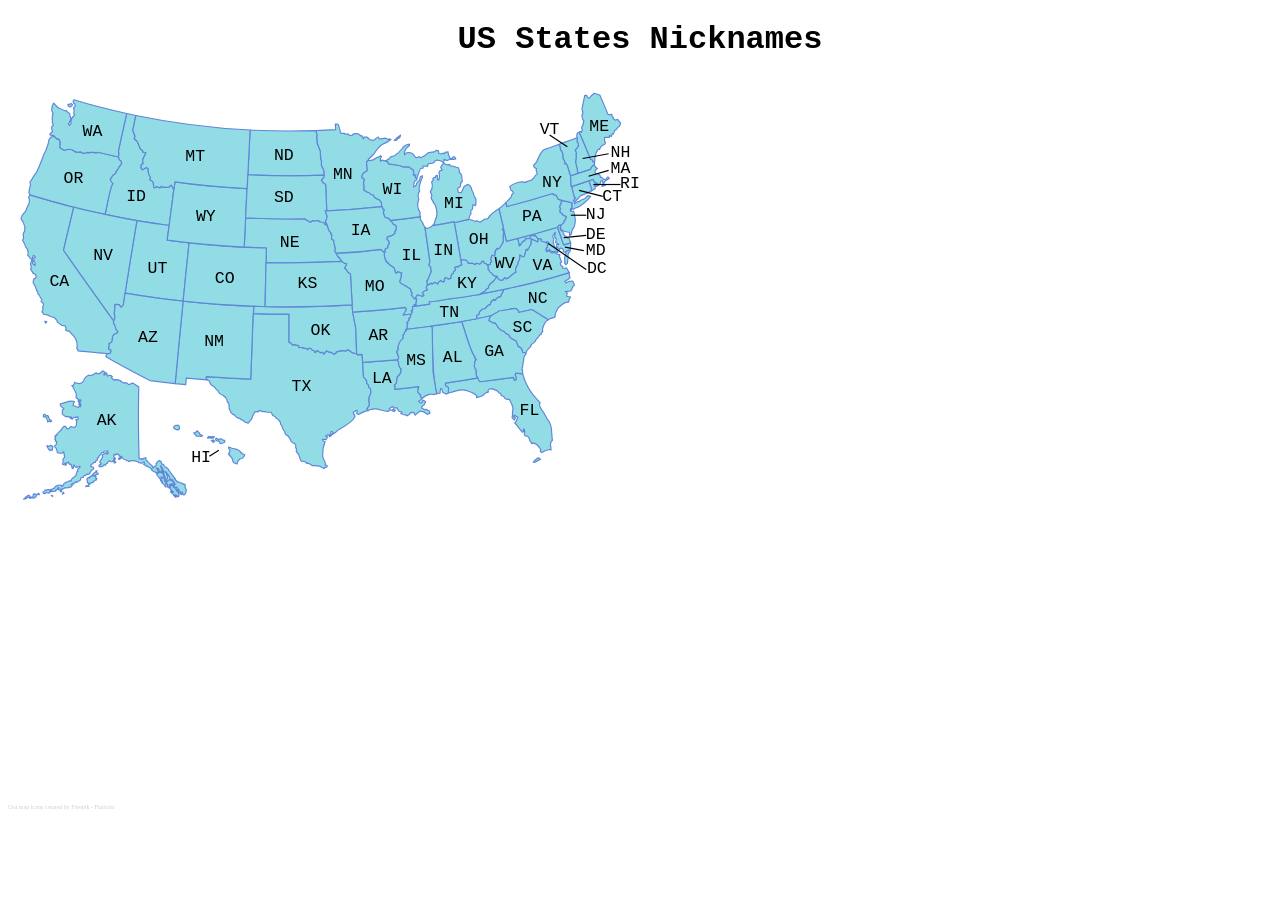
<file: statemap.html>
<!DOCTYPE html>
<html lang="ru">
<head>
    <meta charset="UTF-8">
    <meta name="viewport" content="width=device-width, initial-scale=1.0">
    <title>US State Nicknames Interactive Map | StateMap</title>
    <meta name="description" content="Explore all 50 US state nicknames on an interactive map. Learn the meaning behind every state nickname in one place.">
    <meta name="keywords" content="US state nicknames, American states map, state nicknames interactive map, United States geography">
    <meta name="author" content="Alex Akimov">
    <meta name="robots" content="index, follow">
    <link rel="icon" type="image/png" href="favicon.png">
    <style>
    .cmm-usa{display:none;margin:0 auto;padding:10px}.cmm-usa svg{width:50%;;z-index:99}.cmm-usa svg path{stroke-linecap:round;stroke-linejoin:round;stroke-miterlimit:10}.cmm-usa-hover-state-info{position:relative;margin:-40px auto 20px auto;display:none;box-sizing:border-box;padding:.75em;width:300px;border-radius:10px;background:#fff;box-shadow:0 0 20px #999;font-size:14px;z-index:100}.cmm-usa-hover-state-info span{display:block;line-height:1.5em}.cmm-usa-hover-state-info span:first-child{font-weight:bold;text-align:center}.cmm-usa-listview{width:100%;text-align:center;margin:1em 0}.cmm-usa-listview ul{vertical-align:top;list-style:none;display:inline-block;text-align:left;margin:0;padding:0}.cmm-usa-listview ul li{padding:0;margin:0}.cmm-usa-listview ul li span{display:inline-block;position:relative;height:12px;width:12px;border-radius:12px;color:black;text-align:center;line-height:12px;font-weight:bold;border:1px solid #999;opacity:1.0;margin-right:.5em}.cmm-usa-listview ul li span::after{content:"\2B9E";position:relative;color:#333;font-size:12px}.cmm-usa-listview ul li a{display:inline-block;margin:.5em 1em .5em 0;color:#ccc;text-decoration:none}.cmm-usa-listview ul li a.cmm-usa-live-link{color:#000;text-decoration:underline;cursor:pointer}.cmm-usa-title{width:100%;text-align:center;font-weight:bold}.cmm-usa-credit-link{text-align:center}
    </style>
</head>
<body>
    <h1 style="font-family:'Courier New', Courier, monospace; text-align: center;">US States Nicknames</h1>
    <!-- HTML start -->
    <div id="cmm-usa" class="cmm-usa" style="display: flex;justify-content: center; align-items: center;">
        <div class="cmm-usa-title">

        </div>
        <svg class="cmm-usa-svg" version="1.1" xmlns="http://www.w3.org/2000/svg" xmlns:xlink="http://www.w3.org/1999/xlink" x="0px" y="0px" viewBox="0 0 535 350" preserveAspectRatio="xMidYMid meet">
            <defs>
                <filter class="cmm-usa-blur-filter">
                    <feOffset result="shadowState" in="SourceAlpha" dx="1" dy="1">

                    </feOffset>
                    <feGaussianBlur result="blurredState" in="shadowState" stdDeviation="3">

                    </feGaussianBlur>
                </filter>
            </defs>
            
            <g class="cmm-usa-states">
                <title>USA Map</title>
                <desc>An image of the United States, with clickable states.</desc>
                <a class="cmm-usa-state-tx">
                    <title>

                    </title>
                    <desc>

                    </desc>
                    <path d="M199.4251251,189.2160797c7.2743378,0.2913666,22.6705017,0.5180817,30.0319824,0.548233v23.984436 l1.1477966,0.1199341l1.9873505,2.1243134l1.2848663-0.4968262l3.7175598,0.942276l0.2227325,1.5418396h2.4498138 c0.832489,0.2917633,2.9932404,1.2310181,3.8717957,0.7366638l0.9593811,1.0450592l1.233429-1.1992493l2.021637,0.4968414 l0.9079285,1.353363l1.4219666,0.1199341l0.7537994,1.7131805l2.1928101-1.781723 c0.411377,1.0396729,2.0942993,1.6600189,3.0151978,2.038681l1.2164001-0.5995636l1.1134949,1.6788788l2.2785339-2.9809113 l1.3876648,1.0621643l2.723999,0.4625397l2.2784424,1.4733582l1.4048157-0.839447l0.2741699-0.9765167 c2.2579956-0.6747284,5.8496399-1.9001617,8.1204224-0.7709503l1.4561768-1.2677307 c1.1098633,0.4246368,3.0715942,1.5834045,3.8203125,2.5185547c1.1283264,0.3187256,4.4321289,0.8593292,5.0197144,2.0898895 l0.9935608-0.4968414l2.5869141,0.1884766c0.2617798,4.1310425,0.9211731,14.8753967,1.1820984,19.1361237 c1.0354309,0.4924011,2.3343811,2.5057373,2.8609619,3.4777374l-0.3939819,1.3020325l1.6788635,1.8845062l0.1542358,1.5418396 l1.5760803,1.4219208l0.394104,3.2036285c-0.2792969,1.2515259-1.0801392,3.8928833-1.9187317,4.8825378l0.513916,1.23349 l-0.6338501,1.3876648l0.7194824,0.8223572l-0.0342712,2.5526123l-2.0043945,3.0323486l1.0108032,1.5075378 c-2.0828857,0.1380615-6.2738647,2.2582397-8.0690613,3.2893372l-1.627533-0.6167297l0.3426514-2.8781738l-1.3020325,0.0856934 l-0.5653687,1.0793152l-1.421875,0.2398071l0.3425598,1.7988281l0.7880859,0.137085l0.2912292,2.3127747 c-2.8308411,4.9264221-9.2406616,8.2242126-14.0994568,10.758728c-0.9596252,1.0215759-3.1555481,2.9177856-4.4371948,3.4946594 c0.0000916,0.0001831-2.7238159,2.4500732-2.7238159,2.4500732l-0.3939819-0.7538147l3.4605408-2.5869141l-1.2677307-1.3362732 l-0.9250793,0.5482483v1.7303162l-1.4562683,1.2848816l-1.1477966-0.719574l-1.9187317,1.2677307l1.8502502,0.7367249 l-1.4734192,2.4840698l-0.7194824-0.6167297l-2.2614136,0.1027832l0.9936523,1.5932617l1.2848816,0.513916l-1.7303162,5.4307861 l-0.3426514,6.7327576c0.2453308,1.4515686,1.4425659,4.0793762,2.2442627,5.3108521l-0.0684814,2.0386963l1.5760803,0.4796753 l-0.0513306,1.23349l-2.3470459,0.6338501l-0.0343018,0.9251404c-0.7138367-0.3313904-2.7796631-1.1704407-3.117981-1.9530334 c-1.5922394-0.6454468-5.1495514-0.7624512-6.8527069-0.6510315c-0.8998413-0.6984558-2.8785553-1.9324341-3.9917297-2.1928406 l-0.7708435,0.2741089l-1.5932312-1.6104126l-3.1008453-0.3083496c-0.8218384-0.9920044-1.7719421-4.2077026-2.1243134-5.4479675 c-0.0001068,0.0000916-2.0729828-2.6724548-2.0729828-2.6724548l0.1027832-2.2956543l-0.7024536-1.0964355l0.2741699-1.6960449 l-1.4048157-2.004425l-1.3020325-0.2912292l-1.3362274-1.2334595l-0.5825195-1.6275635l-2.1071777-2.9980469 c-1.8202209-0.5857544-2.501297-1.7095947-2.7751617-3.5292664c-0.0001678,0.0001526-1.7990875-2.84375-1.7990875-2.84375 l-0.5139313-2.0215149l-1.1306458-1.4562073c0.0334473-2.6547852-1.8124084-4.0428162-3.8889313-5.2594604l-0.5310822-1.1135559 l-2.175766-0.9936218l-1.4732971-2.7582397c-0.6101227-0.052002-3.6165771,0.0467834-4.0602264-0.4283447 c0,0.000061-4.0259094-0.2911377-4.0259094-0.2911377l-1.8331146-0.976532l-0.9765167,1.3705139 c-0.796875-0.3670349-2.1825562-0.0852356-2.9637604,0.1884766c-0.8404083,1.0798645-2.1936646,4.5889587-2.689621,5.8934021 c-0.0000763-0.0000916-2.8439941,3.4091187-2.8439941,3.4091187l-2.9466095-0.9593811l-1.3534851-1.4562073l-1.8159485-0.513916 l-0.7023621-0.9079895l-2.6725464-0.8223267l-2.3470459-2.5012207l-0.7880859-0.1027832l-1.7988129-1.5761414l-1.7131805-3.5976868 l-0.1199341-3.8374939l-1.5589447-2.004425c0.2449188-2.2520752-1.9241486-4.1636963-3.5636139-5.3278503 c-1.9550476-0.3887939-3.6685181-2.3450012-4.4198303-4.1117096c-1.1704712-0.2596588-2.4863892-2.3832245-3.0835876-3.2894897 c-0.0001068,0.0001678-2.6041565-1.4388885-2.6041565-1.4388885l-1.6445923-3.4092102 c-0.7982635-0.2843933-2.0862732-1.1605377-2.5868988-1.8502502l0.2911987-1.6446381 c11.1124268,0.8361511,26.4696655,1.7632599,37.5699005,2.1243286c0.4809875-14.7243958,1.6562042-40.602478,2.038681-55.5753632 L199.4251251,189.2160797z"/>
                    <text text-anchor="middle" x="240" y="255">TX</text></a><a class="cmm-usa-state-wv"><title></title><desc></desc><path d="M410.9507446,116.8687897l2.5526123,11.1527252l9.5938416-2.3812866l1.4047241,6.2702179l3.2207642-4.265831 l0.9936829,0.1713257l0.9765015-2.4669724l1.5247498,0.5824661l1.7645264-0.2398148l0.651001-1.7988663l1.5247498-1.1135483 l1.7988281,0.7195587l1.0621643-0.4796906l2.4498291,3.1350861l-0.4283142,2.5697632l-5.7905273-2.7239456l0.4112549,1.3362732 l-0.4454346,1.3705215l0.4111328,1.0450592c-0.4245605,0.7720184-1.8039551,4.0546722-2.7068481,4.368576l-0.3768311,1.6789246 l-1.4219666-0.7366486c-0.2796631,1.2223969-1.0737915,5.0355377-1.6960449,6.0817413l-1.6789856-0.1541748l-1.9872131-1.23349 c0.1664429,1.0994263-0.074707,3.2091217-0.4113464,4.2657928c-0.8144531,0.6549683-1.1568909,2.9315491-1.2845459,3.8890839 c-0.800293,0.9168701-1.6504822,3.1199493-1.9015503,4.3000031c-0.0001831-0.0001221,0.4623108,2.2441406,0.4623108,2.2441406 c-1.525238,0.1923828-4.5770264,3.0894775-5.6705933,4.0775757c-0.0000305-0.0002136-2.4670105,1.3531952-2.4670105,1.3531952 l-1.5760803-0.9593658l-1.5760803,2.038681l-1.1136169,0.3083649l-1.9015808-0.6681213l-1.8331299-2.0044403l0.1199341-0.805191 l-1.490448,0.0513916l-1.5932312-0.9079742c-0.4972839-0.5393677-2.1864319-2.815033-2.9980469-2.8610229l-0.7709656-1.5589447 l-0.9765015-0.6681671l0.257019-1.6789246l-0.5653992-1.8844452l2.4841309-0.8737335l-0.0171509-1.6103973l0.9936829-0.5310669 l-0.8395386-2.1928711c0.2158813-0.7437134,0.7361755-2.943512,1.421936-3.4091949l1.7646179,0.8908234l0.5310974-1.2334747 c-0.7956238-2.5704803,0.2850647-3.6153717,1.8501587-5.4478912l0.8395386,0.6510162 c1.4788513-0.3079834,3.4768982-4.5903931,4.1629333-5.7221832c0.1638489-1.3926926,0.0873718-4.2365189-0.0686646-5.6361771 c0.0001221,0.0000153,0.5141602-2.2271423,0.5141602-2.2271423l-0.3769531-1.8844528l-0.9079285-1.0450592L410.9507446,116.8687897z "/><text text-anchor="middle" x="412" y="151">WV</text></a><a class="cmm-usa-state-fl"><title></title><desc></desc><path d="M389.2105713,243.7292938c0.2724609,0.4490662,1.392395,3.1981812,2.0043945,3.272171 c6.3641968-0.8191223,21.999176-2.8395996,28.1645813-3.6833191l0.90802,2.4498291l1.3876648-0.4454498 c0.1026917-1.2250977-0.2769165-3.4675293-0.8565674-4.5570374l0.6338501-1.0450134 c1.3600159,0.2159119,4.3554077,0.5038757,5.6877441,0.1370239c1.5484619,6.0483856,4.8167725,12.9046173,8.6004028,17.8682404 c-0.0003357,0.0001526,3.6316833,4.1460571,3.6316833,4.1460571c0.7629089,0.6381531,2.3074951,2.1976013,2.655426,3.1522217 l-0.5653992,0.7538147c-0.294281,2.5586243,2.3227844,5.7290039,3.7349854,7.6236267 c1.0573425,2.0837402,3.4570923,6.1071167,4.7795715,8.0347595c2.4986572,4.1846008,1.434021,10.5763245,2.4497986,15.1787415 l-1.1650391,0.9593811l-0.5652771,2.8781128c0.4361267,0.7686768,0.5062866,3.3716125,0.5482178,4.2486877l-1.2848816-0.4111328 c-1.7528381,0.4034424-5.1320801,1.6119995-6.6299744,2.6040039l-1.2335205-1.0279236l0.3255005-1.747406 c-2.2280884-3.1068115-2.6786194-4.5118713-6.7327576-5.3622437l-0.6338806,0.7023926l-1.7131653-2.6040039 c-0.2552185-1.1321716-1.0012512-3.0822144-1.9187317-3.8546448l-2.2442627-0.2398682l-0.6510315-1.7987976l0.5653992-1.4390564 l-0.5653992-2.5869141l-0.9936523,0.7194824l0.5653687,1.4733582l-1.0621643,0.5653381 c-2.1028137-2.1454163-4.3197021-5.7150574-6.4586792-7.7949219c0.8527222-0.9143982,2.1795044-3.7786255,2.6896973-4.93396 l-3.3750305-1.747406l-0.3596802,1.2505798l1.6960144,1.1650085l-1.1477966,1.7131653l-1.8674011-1.9701843 c0.300415-1.0645447,0.4826965-3.1587524,0.2910156-4.2486572c0.0001831,0,0.4970703-2.8952637,0.4970703-2.8952637 c0.1718445-2.441925-1.9803467-6.3374939-3.117981-8.3945312l-1.8330994,0.119873l-2.0900269-0.9936218l-0.7709656-1.490448 l-2.141449-0.8051758l-0.4454346-1.815979l-1.4219666-0.394043l-1.4048157-1.7817078l-4.5227051-1.8844604l-2.5869141,0.5653229 l-0.8565979,1.2677307l0.5139465,0.976532l-2.1243286,0.5653839l-2.7924805,2.398407 c-1.0331726,0.6904602-3.9465027,1.5424805-5.1566772,1.8673706l-0.0171509-1.4562073l-1.353363-1.5246887 c-2.4375916-1.3340149-7.4801941-3.3179321-10.2449646-3.6144409c-3.809906-0.2975769-9.2972412,1.8233795-12.8657227,2.9976501 c0.8385925-0.9633789,0.651001-3.8378601,0.5995789-5.0024261l-2.6040649-1.7645721l0.0514526-1.9016418 C368.568512,247.208786,382.5970764,245.0120087,389.2105713,243.7292938z M436.3056946,315.3056946 c0.0365295-1.1504822,2.8528748-3.1696777,3.6147766-3.8374939l1.6618347,0.3768921l0.7195129,0.9936218l-2.8096313,1.1307068 l-1.7473755,1.1649475L436.3056946,315.3056946z"/><text text-anchor="middle" x="433" y="275">FL</text></a><a class="cmm-usa-state-il"><title></title><desc></desc><path d="M314.8587952,110.3929367c5.893158-0.6434097,20.0837708-2.2598877,25.7662048-3.2207184l0.0171509,2.3984299 l1.7987976,2.5697632c0.3677368,0.9730301,1.3097839,3.4132233,2.072998,4.1115799 c-0.0001221,0.0000229,2.1927795,14.990303,2.1927795,14.990303l2.0043945,14.2536163c0,0-0.8222961,2.7924805-0.8222961,2.7924805 l1.6960449,2.0043793c-0.3701782,0.8275146,0.0891418,2.4008942,0.3939819,3.1865387 c-0.4366455,1.0524445-2.7778625,6.0958405-2.843811,7.1439056l-0.8908997,0.8737335l0.3598022,3.7689972l-1.0450134,1.9358521 l1.0621643,2.1586151c-1.0272827,0.1572571-2.8514709,0.9279938-3.7005005,1.5247498l-0.1199341,1.6788788l0.9765015,1.2163239 l-1.3362122,1.0793152l-3.7347107-1.3362732l-0.9423218,0.3255005l-1.233429,2.072937l0.5653687,0.8908844l-1.5932312,0.0685425 l-2.6383667-3.3407135l0.7881165-1.4390564l-1.1307678-1.6275482l-0.1712646-1.8502045l-3.563446-2.3127899 c-1.1260681-0.568634-4.7374878-2.2035217-5.4135742-3.3064117l-0.2741699-1.370575l1.4562683-3.8374939l-0.4454651-1.0107574 l0.7709656-1.7988129l-3.3921509-1.0793152l-0.8051453,1.2505951l-1.1820984-0.5139313l-1.0450134-3.9402924 c-4.4965515-2.7424469-8.3095398-5.6849823-8.6342163-11.3756256c0.5573425-1.04776,0.8832703-3.4820709,0.9249268-4.6596985 l2.1586304-1.1135559l0.0341797-1.7303162l1.1136169-1.5418549l-0.0684814-2.1243134l-1.7646179-1.7474747l0.3939819-2.038681 l3.563446-1.0450134l2.7068176-1.8844986l0.0513611-1.8502045l1.0621643-0.9765244 c0.1010132-0.9328766,0.2324219-3.0505371-0.2227478-3.9060364l-2.2270813-1.0964508l-1.0107117-1.8673553L314.8587952,110.3929367z "/><text text-anchor="middle" x="333" y="144">IL</text></a><a class="cmm-usa-state-mn"><title></title><desc></desc><path d="M252.0367279,34.3280296c3.9474945-0.1361427,12.8573456-0.5757866,16.8748322-0.7880478l-0.2913208-4.779768 l1.5932312,0.0685406l1.1136169,0.8737354c0.2578125,0.9589787,1.7673035,5.3837986,1.5419006,6.3216152l0.8565674,0.6852608 l2.6896057,0.0513916l0.2056885,0.5482292l3.2892456,0.0684891l0.5310974,1.3705711l2.6382446-0.5824738l0.8908691-1.0964546 l2.9809265-0.205574l2.1929016,0.8565865l0.7023621,1.1992416l1.2163696-0.2398682l1.3876953,2.6896973l0.513916-1.5761452 l2.3983765,0.0342979l2.6383667,2.3127441l2.4155273,0.5653763l1.4391174-0.5824738 c0.6066589-0.5853386,2.2269897-2.3078804,3.1521606-2.3127937l0.8395691,1.6789284 c1.2522583-0.0718803,3.9893799-0.3609276,5.1565552-0.7880974l2.3470459,1.2677841l0.9251709-0.5825272l1.4219666,0.5311317 c-1.5752563,1.3802719-5.4784851,3.4167519-7.4182129,4.2312965c-2.5171204,1.7233734-5.3517456,5.4793739-7.0067749,8.0007668 c0-0.0000267-4.7625732,4.7112007-4.7625732,4.7112007l0.7709351,0.9422226l-0.6853027-0.4625359l-1.55896,1.5932388 l0.6509094,6.9212341l-0.4111328,0.7709503l-2.9637451,1.8159637l-1.1649475,2.2784958l0.0343018,1.7817154h0.9593506 l1.233429,1.4562073l-0.8222656,2.0043869c0.2882385,1.8144455,0.7434387,4.8676376,0.1884155,6.6642685l3.4948425,2.1585693 l0.7709351-0.1198883l1.2505798,1.3362732l2.7068481,1.0450134l0.6338806,1.627533 c0.7943726,0.5217667,3.0636597,2.2557068,4.0945129,2.0557785l2.0558167,2.6211548 c-0.0969849,0.991127,0.0006714,2.5012436,0.582428,3.3578568c-14.972229,1.6347122-31.9122314,2.9171066-46.9580688,3.563385 l-0.9593506-22.3226547l-2.0386963-1.2848816l-1.627533-2.3470383l2.2614136-2.7582397 c0.2792358-1.8149796-0.0176697-4.5484695-0.4283142-6.3387146c-0.6681824-0.1758881-1.5633545-3.1129761-1.8159485-3.649128 c0,0.000061,0.137085-3.7689438,0.137085-3.7689438l-0.6681519-0.890831l-0.4111633-7.2295952 c-0.4008331-1.2632446-3.3636017-7.1544647-2.5524597-8.4630394c-0.218399-1.1677094-0.722641-3.9631882-0.0858917-5.071022 L252.0367279,34.3280296z"/><text text-anchor="middle" x="275" y="75">MN</text></a><a class="cmm-usa-state-md"><title></title><desc></desc><path d="M440.4687195,126.1541595l-2.4498291-3.1350861l-1.0621643,0.4796906l-1.7988281-0.7195587 l-1.5247498,1.1135483l-0.651001,1.7988663l-1.7645264,0.2398148l-1.5247498-0.5824661l-0.9765015,2.4669724l-0.9936829-0.1713257 l-3.2207642,4.265831l-1.4047241-6.2702179c10.0081787-2.6111603,23.7706299-6.3810959,33.6466675-9.4738464l5.1738281,14.9388733 l5.961792-1.7303162l-0.3255005,5.6534424l-3.4263611,1.4904633l-0.2740479,0.6510162l-2.1071777-0.1541901l-0.4112549-2.4669647 l-1.8330078-0.7880554l-1.2163696,1.2848816l-2.3128662-2.329895l0.0343018-1.7817078l1.8331299-0.2912598l-2.8781433-1.524704 l0.8222961-3.2036209l-1.5417786-1.4562073l0.6338501-3.9745789c-0.4969482,0.6902313-2.4086914,2.8957825-2.2956848,3.8203964 l1.0450134,2.0900726l-0.6680603,2.1414642l1.1306458,4.0088196l1.6446838,1.3705292l1.3362122,3.8717804l-2.6382446-1.23349 c-0.8348083,0.1929474-2.5270386,0.3630371-3.3235779-0.0342865l-1.3876648-1.6103363l-1.490448,1.5418396l-1.0108032-1.3020325 l0.8565674-2.2270966c0.0515442-1.0267639,0.5477905-2.885376,1.1992493-3.70047l-1.5419006-0.8908844l-0.5310669,0.9422913 l-4.4199219-1.4904633l0.3940125-1.1306992l-1.2848816-0.7024078L440.4687195,126.1541595z"/><text text-anchor="middle" x="489" y="140" class="cmm-usa-outer-label">MD</text></a><a class="cmm-usa-state-ri"><title></title><desc></desc><path d="M483.2295532,77.0031967l3.5291443-1.439064l1.4391174,2.6554031l2.1756592,0.7880936l0.7880859,1.9016037 l-1.9015808,0.7366486l0.0856323-1.7474213l-1.3363342-0.0171432c0.3284912,0.8681488,0.8935547,2.7630844,0.5653992,3.6833649 l-3.0494995,1.8159561C486.230835,84.4808884,483.4637451,77.9589005,483.2295532,77.0031967z"/><text text-anchor="middle" x="518" y="83" class="cmm-usa-outer-label">RI</text></a><a class="cmm-usa-state-id"><title></title><desc></desc><path d="M84.9337845,56.7363701c0.4803848-1.2456055,0.289032-4.1598473,0.1025696-5.465065 c1.5172577-6.9910011,5.3554916-24.6079502,6.9727936-31.3510761l7.7949753,1.6446857l-2.6211548,12.4889984l1.9529953,5.2766075 l-0.8222961,1.7474174l2.8952713,2.8610229l2.4326782,5.9789581l2.2271042,1.9530449l-0.1027832,0.8565865l2.4669724,0.3426056 c-0.3437576,1.2111397-1.3627396,3.4408836-2.1073303,4.4541893c0.0001602,0.0000725-0.6166077,2.8610954-0.6166077,2.8610954 l0.4796829,1.8673515l-1.781662,1.1649475l0.3254547,1.3705215l-0.685257,0.942276l1.5589905,1.8673477l3.2379227-1.9358902 l1.6446381,0.9936142l-0.137085,2.4498825c0.310257,0.9822998,1.0551758,4.1698303,2.038681,4.7283249l-0.4111481,2.3813324 l1.7131729,0.8223419l1.0621643,1.3533707l0.3083572,3.5805283l0.9251251,0.8394928l1.6617813-1.1136093l2.7753372,1.1650009 l1.0964584-1.3534241c1.0156097,1.0202637,4.8102875,0.9275055,6.1160431,0.9765244l2.1585617-2.0558319l2.3641815,3.7518539 c-0.8116913,6.1981354-3.2195435,24.6355057-4.0430603,30.5287704c-17.4053345-2.3119812-37.0278549-5.5837708-54.15345-9.3882065 c0.8291016-3.2134552,4.2313461-23.9494934,6.5785751-26.0745087c-0.8848953-0.6303253-1.9501266-2.6171341-2.3641891-3.5976791 l2.6040649-3.8888855l1.0450058-0.2741165l1.2677841-1.6274796l0.08564-1.1136093l1.3362732-1.284874l0.890831-1.987236 l2.5183716-3.1351395l-0.6509628-2.3812866l-1.3191833-0.7537994L84.9337845,56.7363701z"/><text text-anchor="middle" x="100" y="94">ID</text></a><a class="cmm-usa-state-nh"><title></title><desc></desc><path d="M473.0533142,40.4440727c-0.0466614-0.9710999-0.0253296-3.1239281,0.4111328-4.0088234l1.6618347-0.7195549 c2.4964294,5.6799774,7.3022461,16.7546692,9.336731,22.682457l1.8502502,0.9079819l0.4454346,1.3533707l1.2848816,0.3940468 l-0.137085,2.5869102l-0.9935608,0.205574l-1.4391174,1.4048119l-0.8222961,1.9872894l-9.9535217,3.2550201l-1.0279846-0.7024078 c0.2187195-1.4764404-1.3308411-7.3103867-1.6789551-8.8228149c0.0000916-0.0000191,0.5654602-4.1801682,0.5654602-4.1801682 c-0.1265259-0.8656883-0.3150024-2.876812,0.1198425-3.6833153l-1.096344-2.1414642 c0.9343872-0.7281761,2.3516541-2.9420738,2.9294434-3.9745789l-0.3255005-1.9701385l-1.0621643-1.0964546l0.4111633-2.2442551 L473.0533142,40.4440727z"/><text text-anchor="middle" x="510" y="57" class="cmm-usa-outer-label">NH</text></a><a class="cmm-usa-state-nc"><title></title><desc></desc><path d="M410.7623291,168.760788c18.0994568-3.1034393,38.3350525-8.7991943,55.883728-14.1507874 c-0.087616,1.1140594,0.1584167,3.2164307,0.6852112,4.2144012c-0.6789856,1.045166-3.264801,2.4725037-4.3514404,3.0322876 l0.8908997,1.5076141l2.7067261-1.4733124l2.861084-0.102829c0.7530212,0.7062836,1.3588867,2.5920715,1.5246582,3.5805664 l-1.421875,1.1135559c-0.2150269,1.0078888-0.9403687,2.874649-1.6103821,3.6661682l-4.6598816,0.5996246l1.7303162,1.1306915 l-0.6852112,2.7068024l3.5291443,0.6339111l-1.2848816,2.0043793l-0.4454346,2.3299561 c-4.0292969-0.6085205-7.1206665,3.0128174-9.3881531,5.8078461c-0.0001221-0.0002136-1.7474976,3.5460663-1.7474976,3.5460663 l-0.4454346,3.3578033c-1.2079163,0.35495-4.9168091,1.2500916-5.7220459,2.2956543l-13.8595276-8.7200623l-11.1356201,2.4841309 l-0.137085-1.4390564c-0.668335-0.6227264-2.113739-2.0880432-3.1352234-1.9870758 c-1.6044922,0.2590332-12.0357666,2.1451111-13.3969421,2.1754913c-0.456543,0.6476288-5.9411926,3.5909729-6.7156372,4.0602112 c-2.8644104,0.7640991-9.1052551,2.0108948-12.0606995,2.5355225l-0.1884155-2.9466553l1.9187622-0.6852722l0.3768311-2.0215302 l2.1586304-2.4155731l2.7924805-0.6338654l2.0729675-2.4327393l2.3127441-1.062149l0.4625854-2.0044403l2.3812256-2.2956543 l1.0964661,1.0621643c0.475647-1.0715332,1.8278198-2.5013123,2.8267822-3.1008453l1.8501587,0.1027985 c0.2496948-1.4366608,1.5479736-3.9013672,2.4499207-5.0367432L410.7623291,168.760788z"/><text text-anchor="middle" x="440" y="180">NC</text></a><a class="cmm-usa-state-vt"><title></title><desc></desc><path d="M458.0630493,45.9262505c4.3259888-1.6441612,10.7016907-3.6460266,14.9902649-5.4821777l0.4796448,1.2334862 l-0.4111633,2.2442551l1.0621643,1.0964546l0.3255005,1.9701385c-0.5827332,1.0395508-1.9906006,3.2402954-2.9294434,3.9745789 l1.096344,2.1414642c-0.4345703,0.8057289-0.2467957,2.8134918-0.1196594,3.6833649 c-0.0001831-0.0000496-0.5655518,4.1800995-0.5655518,4.1800995c0.3539124,1.5357704,1.891571,7.3118935,1.6788635,8.822834 l1.0279846,0.7024078l-6.9212952,2.1928635c-0.989563-1.5581894-2.2986145-9.1541367-3.8031921-10.3818321l-1.0964661,0.2569656 l0.1027832-1.8331108l-1.8159485-3.032299c0.2533569-2.395771,0.1903992-5.3172836-1.8844604-6.9554787 C459.2523499,49.4607925,458.6156311,47.0785904,458.0630493,45.9262505z"/><text text-anchor="middle" x="450" y="37" class="cmm-usa-outer-label">VT</text></a><a class="cmm-usa-state-ct"><title></title><desc></desc><path d="M468.5819397,81.6630325c2.6190186-0.7642059,11.8385925-3.9057159,14.5791321-4.8311615 c0.2874756,1.1214981,3.0401611,7.4490738,2.3641052,8.5487671c-0.6365051-0.3343353-3.7961121,2.0728073-4.3171387,2.3470459 c-0.3064575-0.3522949-4.6021118,1.7733002-4.9682312,1.884491c-0.0000305,0.0000076-5.053894,5.2765579-5.053894,5.2765579 l-1.0621643-1.1820908l1.7303162-2.0729294l-0.9250793-0.7709427L468.5819397,81.6630325z"/><text text-anchor="middle" x="503" y="94" class="cmm-usa-outer-label">CT</text></a><a class="cmm-usa-state-de"><title></title><desc></desc><path d="M456.743866,116.1663818l0.7709351-1.5076065l2.329895-0.4968338l-0.4454346,1.7131729l-0.582428,0.5824738 l0.6338806,2.2956467l1.8844299,1.3534241l1.2678528,2.9638062l2.7410278,2.4326782l1.1136169,0.1027908l1.4218445,3.7690048 l-5.961792,1.7303162L456.743866,116.1663818z"/><text text-anchor="middle" x="489" y="126" class="cmm-usa-outer-label">DE</text></a><a class="cmm-usa-state-nm"><title></title><desc></desc><path d="M199.6307983,183.0315552l-0.2056732,6.1845245l-0.3939972-0.0171356 c-0.3863068,15.0779419-1.5542297,40.7565613-2.038681,55.5753632c-11.0872803-0.3603058-26.4729462-1.2891083-37.5699005-2.1243286 l-0.2911987,1.6446381l1.0792999,1.0964508l-17.7656555-1.5247498l-0.4796906,5.5335693l-8.9256134-0.8737335 c1.6108704-17.2665405,5.0233002-52.4378815,6.7499084-69.7775421 C158.6772461,180.7346497,180.6569672,182.5529938,199.6307983,183.0315552z"/><text text-anchor="middle" x="166" y="217">NM</text></a><a class="cmm-usa-state-ca"><title></title><desc></desc><path d="M10.1023111,88.7726898C21.5784893,92.2194519,35.5510521,96.2388,47.1925163,99.2230606 c-2.2801781,9.8792419-6.4360695,26.553894-8.6172638,36.4049454c12.2596474,17.673111,29.8033791,42.2612762,42.4524498,59.7726593 l-0.2226715,1.7131805c1.0188675,1.1692963,1.8738708,4.0495148,2.1240616,5.5507812 c0.0002594-0.0001221,1.7648239,2.158493,1.7648239,2.158493l-1.4219131,1.3876801l-1.7645645,0.5310669l-1.5419006,2.038681 c0.0557709,1.1406555-0.028923,3.5564728-0.5995636,4.5741577l-2.2785568,1.4219513l0.1884766,1.7645721l-0.6510086,2.0557709 l0.2741089,0.8052063l1.6446304,0.5482178l0.2569656,1.4048157l-0.9422226,1.7303314 c-1.0399323,0.6030884-25.6812553-2.3201752-27.1880608-2.3128052l0.0513954-1.1478424l-0.9936714-0.7537994 c1.1829491-4.6027222-0.535244-8.3625641-3.5294685-11.7865448c-0.843605-0.5400696-2.1081963-2.120224-2.6379662-2.9638672 l-1.7645683-0.0513916l-1.4562073-0.805191l0.4282913-1.1649475l-0.8222885-2.5526581l-2.929512-0.3255157l-3.7690048-2.723938 l-0.2569656-1.4219055L30.506218,192.45401l-3.1350842-0.7024078l-2.4841232-1.4219666l-3.3406582-0.4967804l-0.1884766-1.0107727 l-1.1820946-1.0450592c0.5851746-0.6535492,1.0003815-2.2294769,1.0621605-3.0836945l-0.4282932-0.9079742l0.839489-1.7988586 l-0.3768997-1.5076141l-1.7303219-1.4219055l0.7024078-1.8159637c-0.9991245-0.5247345-1.8899593-2.5923309-2.2614021-3.5805206 l-1.027916-0.7537994l-0.1541786-1.4562073l-0.9593735-1.5761414c-0.4895487-1.4986267-1.7673759-5.2248077-2.9124165-6.3387146 c-0.099206-1.0461578,0.1521235-2.988266,0.6510143-3.9231873l1.010767-0.0171509l0.7880974-1.6788788l-0.3255072-1.747467 l-2.2442541-0.9250793l-2.1072226-3.6833038l0.5310802-1.9701996l-0.5824728-2.2613525l0.8223419-3.1351318l1.0964041-0.0856323 l-0.2398176,2.7753296l2.0900745,1.6617737v-2.0729218l-1.2163906-1.8331146l0.5310793-1.2677765l-0.8394384-0.8051453 l1.7474184-0.9080353l-0.90798-1.5418396l-1.0278625,0.1713257l-0.7195559,3.3749542l-1.935895-1.3362732 c-0.3129473-0.7797546-0.9724655-1.9276428-1.7816629-2.295639l0.4111452-2.6383057l-0.8223429-2.9295197l-1.5076013-1.9358978 c-0.1795859-1.3137665-1.7959404-4.1838074-2.4669745-5.3279419l0.7538006-1.5932846l-0.1712756-4.1116104l1.1649456-2.0557785 l0.1713281-3.5976715c-0.4968605-1.7669373-1.9151223-5.2051926-3.1522861-6.5785828 c-0.3467846-2.666832,2.3521872-5.0619125,3.9748187-6.8356018c0.2674379-1.4550552,2.132071-5.1762543,2.8095145-6.5272141 c-0.0001268,0.0000305,0.2396898-3.4605637,0.2396898-3.4605637l-0.7366514-1.1992416L10.1023111,88.7726898z M22.5913639,195.7946625l1.798811,0.1541901l-0.8222904,1.4391022L22.5913639,195.7946625z"/><text text-anchor="middle" x="35" y="166">CA</text></a><a class="cmm-usa-state-nj"><title></title><desc></desc><path d="M460.7012939,93.4325256l8.2918091,2.038681v4.1116104 c-0.02771-0.0002747-0.1159973,0.0059586-0.137085-0.0170975l-0.2055664,0.5824738l-0.9422302,0.5824738l-0.0171509,1.7131729 l2.6382446,0.3255081c0.7578735,0.6492004,1.3382568,7.072403,1.5247192,8.051918 c0.0000305-0.0000305-0.8051147,4.1116257-0.8051147,4.1116257c-0.1886597,1.0400772-1.3251038,2.8249893-1.9875183,3.6318665 c0.0001831,0.0000534-0.7364807,3.5634308-0.7364807,3.5634308l-1.4389954,1.1306992v-2.8609695 c-2.4431152,0.068161-5.2056274-0.6250916-7.1268616-2.1928558l0.1199341-0.0856934l0,0l0,0 c-0.0212708-0.014946-0.0301819-0.0535965-0.0514526-0.0685425c0.0041809-0.0191498-0.0057678-0.0529251-0.0170288-0.0684891l0,0 c0.012146-0.0865555-0.0306091-0.1733322-0.0343018-0.2569656l-0.0171509-0.0171509v-0.0171432h-0.0343018v-0.1713333 l0.0171509-0.0170898l0,0c0.002655-0.0120316,0.020752-0.0744476,0.0171509-0.0856934l0.0171509-0.0170975 c0-0.0221329,0-0.0814667,0-0.1027832l0,0c0-0.0080414,0-0.0262604,0-0.0343018h0.0171509 c-0.023468-0.0351715-0.0279846-0.1018524-0.0514526-0.1370239h-0.0171509v-0.0171509 c-0.0663452,0.0100403-0.1464844-0.0381317-0.2055664-0.0513916l-0.0170593-0.0171509 c-0.0135498-0.0055695-0.043396-0.0214844-0.0514221-0.0342484c-0.0376892,0.0132599-0.1226196-0.0347443-0.1542358-0.0513916l0,0 c0.0157776-0.2359619,0.0485229-0.8425217,0.1199341-1.0621567l-0.0171509-0.0171509l0.4454346-1.7131729l2.1929321-1.8502045 l-0.188446-0.7195587c0.5456848-0.7987213,2.5858154-3.1499786,2.3127441-4.2315369l-3.3235474-1.6446381l-0.4967957-1.4219589 l-1.4391174-0.4967804l-0.3255005-2.0558319l0.7024536-1.4733047l-1.0964355-1.1992416 c0.4699707-0.9053574,1.8625183-3.3321991,1.5760803-4.4028702L460.7012939,93.4325256z"/><text text-anchor="middle" x="489" y="109" class="cmm-usa-outer-label">NJ</text></a><a class="cmm-usa-state-wi"><title></title><desc></desc><path d="M297.2817078,59.8029137c2.1964417,0.4064674,4.7882996-1.4125328,6.4585876-2.6382484l1.0964661-0.0856895 l2.0386963-1.4390602l0.7880859,0.6510162l-0.9080505,1.8844986l0.0856628,2.141468l1.1820984-0.9079781 c1.1471863,0.2274284,3.6947021,0.807476,4.7626648,1.2334862l1.0621643,1.935894l9.0626526,1.3019791l2.8439026,1.14785 l5.2423096,0.1027832c0.7743835,0.7940445,2.5068665,2.1160355,3.5804749,2.4326782l0.5653992,2.5869064l-0.5310974,1.7988663 l2.0900269-0.0342941l-0.445343,2.1243668l1.4047241,0.8222961l-0.1369934,1.5075989l-1.5761719,0.5653229l-0.9935913,3.0494461 l0.1369934,2.2614059l1.9017029-1.5760956l0.976532-2.6211548l1.6445618-1.0964508l0.9422302-3.4605942l1.6618347-0.9593735 l0.1199341,1.6617813c-0.9877319,0.9835892-2.2588196,6.3493958-2.6553345,7.6921997 c-0.1722717,1.0731125-0.1871948,3.1342392,0.3254395,4.1286926l-0.976532,1.0963974l-0.3769531,2.8952713l0.6338806,2.4155807 c-1.3749695,3.6887894-1.3822632,7.8703003,1.0964661,11.101387c-0.2241821,0.9471588-0.0853271,2.7350082,0.2398682,3.6490707 c-5.6285706,0.9540863-19.9317627,2.5845337-25.7662048,3.2207184l-0.8907776-1.5589371l-3.1180115-0.8565903 c-0.7965088-1.0454865-1.4930725-3.4889603-1.6446838-4.7797699l0.8908997-1.5932388l-1.4219666-1.027916 c-0.0935669-0.8531799-0.5011902-2.4993896-0.9423523-3.2378769c0.0001221-0.0000458,0.0172729-1.9873352,0.0172729-1.9873352 l-2.0558167-2.6211548c-1.0210266,0.2051315-3.3118896-1.540535-4.0945129-2.0557785l-0.6338806-1.627533l-2.7068481-1.0450134 l-1.2505798-1.3362732l-0.7709351,0.1198883l-3.4948425-2.1585693c0.5550232-1.7966385,0.0997925-4.8498383-0.1884155-6.6642685 l0.8222656-2.0043869l-1.233429-1.4562073h-0.9593506l-0.0343018-1.7817154l1.1649475-2.2784958l2.9637451-1.8159637 l0.4111328-0.7709503l-0.6509094-6.9212341l1.55896-1.5932388L297.2817078,59.8029137z"/><text text-anchor="middle" x="317" y="88">WI</text></a><a class="cmm-usa-state-or"><title></title><desc></desc><path d="M30.9859047,39.3133698l1.7645683,2.038681l1.4733543-0.0856361 c2.4003754,2.2414551,1.4945984,4.4356422,1.027916,7.2124481c0.2370224,0.649147,3.3047562,2.1974831,3.8717384,2.5526123 l4.1629982-0.8908348l2.3641891,0.4111481c3.0780678,1.7968826,3.7869034,2.6209755,7.5208588,1.7817154l0.9251289,0.8394356 l2.5354614,0.3255081l2.3470421-0.6681099l2.5526657,0.2227211l0.5310783-0.4797401l4.2315445,0.6853142l1.353363-0.5310822 l17.2859726,4.0088196l0.8222885,2.4669762l1.3191833,0.7537994l0.6509628,2.3812866l-2.5183716,3.1351395l-0.890831,1.987236 l-1.3362732,1.284874l-0.08564,1.1136093l-1.2677841,1.6274796l-1.0450058,0.2741165l-2.6040649,3.8888855 c0.417511,0.9862823,1.4763412,2.9626236,2.3641891,3.5976791c-2.3159561,2.029068-5.7794952,22.9739761-6.5785751,26.0745087 c-20.8817101-4.2281265-43.3171005-10.3892365-63.6615524-16.5492706l-0.8565874-1.781662 c0.1372566-1.2591705,0.3405313-4.6910477,1.3534222-5.6192093l-0.4282932-3.6319733 c0.9872398-0.8830032,2.4308548-3.5110245,2.9979153-4.711319c0.0001383,0.0000916,2.3129339-3.0322037,2.3129339-3.0322037 c1.1469297-1.7989807,4.6044436-10.6518593,5.4820719-12.7802544c0.122942-1.4263229,1.7359161-4.3923836,2.4501343-5.6192322 c0.8300591-2.1287231,2.7158546-7.3670425,2.7922268-9.6451645l1.9187984-2.1757126L30.9859047,39.3133698z"/><text text-anchor="middle" x="47" y="79">OR</text></a><a class="cmm-usa-state-ne"><title></title><desc></desc><path d="M192.6753235,108.2514725c15.690506,0.8343201,34.6929932,1.0957184,50.4186859,0.8223419l0.291214,0.6338654 l4.1801453,2.2100067l1.6103973-1.3705139c0.8469543,0.4159393,2.8850098,0.108223,3.7690582-0.068718 c-0.000061,0.0001755,1.8330536,0.1885986,1.8330536,0.1885986l0.8222809,0.8908844 c0.9914246-0.2107086,3.2329407,0.8999786,4.0945129,1.3191223l-0.2055664,0.5653763l2.5011597,1.3533707l1.0793152,3.9917221 l2.1071777,2.3984375l-0.2740784,0.7708969l0.9593811,1.3363266l-0.4454346,1.2505798l0.2911987,1.8159637l1.6961365,1.0793076 c-0.7093811,0.9205017,0.8807983,4.8590088,1.1135864,5.8078003c-0.0054321,0.626358,0.2467957,2.8223114-0.325592,3.2891541 c0.8462524,0.8833771,2.1640625,3.4066467,2.6896057,4.5228882c1.1496887,0.5425568,2.615387,3.0102234,3.2037048,4.0772705 c-20.0764008,1.0692902-44.068161,1.4917603-64.1583862,0.9764709l0.3084717-12.3862152 c-4.6284027-0.1041565-14.0914154-0.4630432-18.7421265-0.685318L192.6753235,108.2514725z"/><text text-anchor="middle" x="230" y="133">NE</text></a><a class="cmm-usa-state-pa"><title></title><desc></desc><path d="M407.1646118,100.5764847c1.5188904-1.1454773,4.4921265-3.8731918,5.8591309-5.2252121l0.8222961,3.2893219 c12.1532288-3.077301,26.7311096-7.27668,38.700531-11.0499954l1.1820984,1.1136017l1.5247498,0.08564 c0.7962646,0.4792175,1.6038208,2.6407394,1.9187317,3.4605942c0.7892761,0.5567551,2.5760498,1.0757523,3.5291443,1.1820908 l-0.9422302,1.23349c0.2901611,1.0609207-1.1108398,3.5091476-1.5760803,4.4028702l1.0964355,1.1992416l-0.7024536,1.4733047 l0.3255005,2.0558319l1.4391174,0.4967804l0.4967957,1.4219589l3.3235474,1.6446381 c0.2926941,1.044281-1.7887878,3.4640427-2.3127441,4.2315369l0.188446,0.7195587l-2.1929321,1.8502045l-2.329895,0.4968338 l-0.7709351,1.5076065c-13.3976135,4.1502914-29.6268616,8.5447998-43.240509,11.8551331 C412.0328064,121.5316544,408.7017212,107.1648636,407.1646118,100.5764847z"/><text text-anchor="middle" x="435" y="111">PA</text></a><a class="cmm-usa-state-wa"><title></title><desc></desc><path d="M92.0091476,19.920229c-1.6007843,6.6683731-5.4704132,24.4248753-6.9725647,31.351244 c0.1895981,1.2966614,0.3762817,4.2185898-0.1027985,5.4648972l-17.2859726-4.0088196l-1.353363,0.5310822l-4.2315445-0.6853142 l-0.5310783,0.4797401l-2.5526657-0.2227211l-2.3470421,0.6681099l-2.5354614-0.3255081l-0.9251289-0.8394356 c-3.7489967,0.8399544-4.4385681,0.0134659-7.5208321-1.7819862c-0.0000267,0.0002708-2.3642159-0.4108772-2.3642159-0.4108772 l-4.1629982,0.8908348c-0.5835724-0.3656998-3.6205788-1.8941612-3.8717384-2.5526123 c0.4686279-2.7872734,1.3710976-4.9690971-1.027916-7.2124481l-1.4733543,0.0856361 c-0.6343727-0.7951431-2.1448231-2.5106277-3.049448-2.9809036l-1.6960258,0.2055702l-0.8394394-0.9422226l-0.0685406,0.1541786 l-0.0513935-0.5824738l2.1585636-2.0900726l-0.8565865-3.0152054l0.5139828-1.4390583l1.1991901-1.0964565l-1.0450115-1.8159599 c0.0897655-0.7801476,0.4269485-2.8266907-0.1371956-3.4947968c0.0001659-0.0000935,0.6168823-4.9511375,0.6168823-4.9511375 l-0.9936161-2.1928616l0.5481758-3.7347059l1.1992416-2.3299437c0.8985462,1.1857605,3.2259178,3.3919344,4.3686676,4.3685617 c1.399086,0.2362318,4.3019524,1.67488,5.5506248,2.3641996l0.8394394-0.3939972l1.8159599,2.1071701l0.8737335,0.1713276 c0.0870438,1.1386509,0.5441551,3.3733749,1.1135521,4.3686256c-0.2983551,1.3524723-1.3079987,3.8319607-2.1757126,4.9167995 l0.8565865,0.9250774l1.3876686-1.2163391l-0.1199341-2.4498253l1.0450096-2.7067928l2.0558319-2.3127956l-0.7195587-1.4562073 l0.3768997-2.5183678l-0.5139313-1.9701395l1.3534241-1.3362741l-0.2227211-2.3813362l-0.890831-0.2227211L46.575798,9.6411858 l0.6510124-1.3362732C60.9584999,12.5399914,77.9732132,16.7778625,92.0091476,19.920229z M42.2928619,12.125309 l1.2848816,0.0685415l1.3534203-0.8051939l1.1649475,1.027915l-0.5653229,1.1306486l-1.5932922,0.8565874l-1.3876686-0.8394384 L42.2928619,12.125309z"/><text text-anchor="middle" x="63" y="39">WA</text></a><a class="cmm-usa-state-la"><title></title><desc></desc><path d="M321.7114868,228.1907959l-0.3940125,1.062149l0.8052673,0.8908844 c-0.0525208,1.9675598,0.4151917,4.7230988,2.2099609,5.8761749l-0.3769531,1.4219208l0.4112244,1.1820831 c-0.6463013,1.1511536-1.8644409,3.5743103-3.237915,4.0431213l-0.8737183,5.6192169l-1.6446838,1.7817078l0.6338501,1.0278625 l-0.3255005,2.2613983c5.039978-0.4848633,15.2711792-1.6260223,20.3183289-2.2442474l-0.839447,3.957428 c0.0418701,0.9459229,1.3505554,2.1748352,2.0045471,2.7409973c-0.0001526,0.0000916,0.8049622,2.3128967,0.8049622,2.3128967 l1.2507019,0.8051758c-0.7227478,0.8118591-2.3832703,2.1061096-3.3578491,2.586853l1.9530334,1.4562073l0.9935608-0.2741089 l0.0343018-1.4219055l0.8737488-0.6681519l2.0729675,1.1992188l-1.3363342,2.9466858l-1.1992493,0.7194824l-0.9079285,1.5761414 l2.2785645,1.4733276l1.9015808-0.1542053l2.3127441,1.3876953l0.7366638,1.9187927l-2.3983765,0.907959 c-1.853241-1.7299805-3.6550293-2.8968506-6.3044739-2.6725464l-3.8546448,3.3406677l-1.0964355-2.1243286l-2.4498291-0.2055664 c-0.6997986,0.8903198-2.1897888,2.7488403-3.3921509,2.9637756l-1.1991577-0.9422302 c-1.0160217,0.362854-3.2701416-0.6283569-4.1801453-1.0279236l1.1649475-1.3362732l-2.7068481-0.6338501l-2.0043945-3.0837708 l-2.4841003,0.58255l-0.5139465-1.5419006l-3.2550659,1.6617737l1.0964661,1.2848816l-2.2442627,1.2164001 c-2.9267578-0.031311-6.6387024-1.6566162-9.4739075-2.1587524c-2.0245972,0.2108154-5.3982849,0.2521362-7.0924683,1.5248108 l-1.0108032-1.5075378l2.0043945-3.0323486l0.0342712-2.5526123l-0.7194824-0.8223572l0.6338501-1.3876648l-0.513916-1.23349 c0.8361511-0.9837036,1.6419678-3.6368103,1.9185791-4.8826599c0.0001526,0.0001221-0.3939514-3.2035065-0.3939514-3.2035065 l-1.5760803-1.4219208l-0.1542358-1.5418396l-1.6788635-1.8845062l0.3939819-1.3020325 c-0.53125-0.9782562-1.8215942-2.9802399-2.8609619-3.4777374l-0.7709656-12.5575409 C298.0214844,230.1555481,315.7073364,228.8511353,321.7114868,228.1907959z M316.24646,271.0372925l1.7989197-0.6167603 l1.5246277,0.7366943l-1.3705139,1.0792542L316.24646,271.0372925z"/><text text-anchor="middle" x="308" y="248">LA</text></a><a class="cmm-usa-state-ga"><title></title><desc></desc><path d="M375.5223389,196.0345306c6.9841003-1.3312225,18.1044922-3.1595001,24.9095154-4.899704 c-0.3153992,0.6313934-1.9728394,3.2461395-1.7988281,3.9745789l3.7004089,2.1928558l1.3191833-0.3083496 c0.5883179,0.7073669,2.4754639,2.7868195,2.6039429,3.7175903c0.0001221-0.0000305,2.0901489,2.1757355,2.0901489,2.1757355 l3.5634155,1.6960144l0.7881165,1.370575l3.0322266,1.4047699l0.4797363,1.627533l2.6725464,2.1586151l2.4155273,0.8565826 c0.7623596,1.0246582,1.6858215,3.5470428,2.0215454,4.7797241c2.8722839,1.1241455,3.3717041,2.2902069,3.9232178,5.190918 c0.4300537,0.085495,2.7476807,0.4284821,3.0837097,0.651001l-2.2957153,4.1801605 c0.1369934,1.2978668-0.0693359,3.5030975-0.6851807,4.6769714c0.521698,0.6519928-0.5391541,3.8820343-0.6681824,4.5912933 c0.4468994,0.7884827,0.4790955,2.8997955,0.4625854,3.7861023c-1.3237305,0.3671417-4.3376465,0.0784149-5.6877441-0.1370239 l-0.6338501,1.0450134c0.5797729,1.0888519,0.9593201,3.3336029,0.8565674,4.5570374l-1.3876648,0.4454498l-0.90802-2.4498291 c-6.1035767,0.8356323-21.8676758,2.8729706-28.1645813,3.6833191c-0.6014099-0.0548553-1.7427063-2.8427277-2.0043945-3.2722015 c0,0.0000305-1.3191833-1.8330841-1.3191833-1.8330841c-0.5002136-0.8005981-0.1379395-3.7786865-0.0856323-4.6769257 c-0.7794495-0.9140778-1.51828-2.5145111-1.627533-3.7176056c0.5496216-0.7268066,0.3865356-2.6729889,0.2913208-3.5119934 l1.4389954-1.8331146l-1.1820984-0.5996094l0.1028137-1.5247498 C383.486969,223.6468201,377.1620178,199.8629913,375.5223389,196.0345306z"/><text text-anchor="middle" x="403" y="225">GA</text></a><a class="cmm-usa-state-al"><title></title><desc></desc><path d="M349.4135742,199.9919586l-0.0514526-0.1541748c6.545929-0.8075409,19.6677246-2.7072296,26.1602173-3.8032532 c1.6919861,3.9632111,7.9156189,27.5029297,11.3069153,29.9976501l-0.1028137,1.5247498l1.1820984,0.5996094l-1.4389954,1.8331146 c0.0950317,0.8462524,0.2585754,2.7793427-0.2913208,3.5119934c0.1090698,1.2037659,0.8493652,2.80513,1.627533,3.7176056 c-0.2173767,2.7616119-0.6607361,4.2587128,1.4048157,6.5100403c-6.5870667,1.2784729-20.6723022,3.4842987-27.3936157,4.4371185 l-0.0514526,1.9016418l2.6040649,1.7645721c0.0504761,1.1773376,0.2410583,4.0292053-0.5995789,5.0024261l-1.4219666,0.582489 l-2.8952637-1.5760956l-0.7024536-2.980957l-0.8051453-0.2398224c-0.3862305,0.9474182-0.9012146,2.907486-0.5995789,3.9231873 l-3.0494995,0.513916c-3.8499146-17.1145782-3.3617554-38.5597076-3.6833496-55.9522552L349.4135742,199.9919586z"/><text text-anchor="middle" x="368" y="230">AL</text></a><a class="cmm-usa-state-ut"><title></title><desc></desc><path d="M100.677803,110.5985641c7.062851,1.3284912,20.1827545,3.0815659,27.2395096,4.1116028l-1.627533,12.3862152 c3.3166199,0.5223846,15.0231934,1.8382797,18.5536499,2.2443008c-1.565506,14.3683624-3.6688385,35.1524353-5.053833,49.4079285 c-14.3320007-1.523941-34.9209518-4.4738159-49.1338196-6.8526917 C93.0991287,155.8745422,97.9991074,126.4611359,100.677803,110.5985641z"/><text text-anchor="middle" x="118" y="155">UT</text></a><a class="cmm-usa-state-oh"><title></title><desc></desc><path d="M369.3206482,112.3631287l12.1634827-2.8610229c1.0761719,0.2629013,4.3757629,0.956665,5.2251587,1.6789322 l1.9187622-0.4454422l2.5184326,1.1820908l3.9059753-2.5697556l2.4841309-0.205574 c2.1009827-3.3057709,6.2153625-6.697113,9.6280212-8.5658722l3.7861328,16.292305l-1.1306458,1.1477966l0.9079285,1.0450592 l0.3769531,1.8844528l-0.5140381,2.2271576c0.155304,1.4027634,0.2327576,4.2409058,0.0684814,5.6362991 c-0.6886292,1.1296234-2.6761169,5.408905-4.1628723,5.7220459l-0.8395386-0.6510162 c-1.5698242,1.8374634-2.6441956,2.8787079-1.8501587,5.4478912l-0.5310974,1.2334747l-1.7646179-0.8908234 c-0.6824036,0.4572754-1.2098389,2.6755066-1.421936,3.4091949l0.8395386,2.1928711l-0.9936829,0.5310669l0.0171509,1.6103973 l-2.4841309,0.8737335l-1.5760803-1.3876648l-1.2507019-0.2227325l-0.8565674-1.8673401l-1.1477966,0.6167145l-0.7881165,1.3705139 l-1.3705139,0.7195587l-2.4498291-0.839447l-1.233429,1.2163391l-2.1072693-1.2334747l-3.4605408,0.0685425l-1.4048157-2.3984375 l-2.0386963-0.5996246l-2.9466858,0.4111481C373.6233826,136.328125,370.7859192,120.1991882,369.3206482,112.3631287z"/><text text-anchor="middle" x="390" y="130">OH</text></a><a class="cmm-usa-state-co"><title></title><desc></desc><path d="M144.8434296,129.340683c20.2997894,2.2159882,45.0407562,3.9528809,65.391922,4.3857269 c-0.2456055,8.2356262-0.8826447,40.8504791-1.0622711,49.6820374c-22.355072-0.6218262-47.1286316-2.2052307-69.3834839-4.6598358 C141.1702271,164.5356445,143.282959,143.6602631,144.8434296,129.340683z"/><text text-anchor="middle" x="175" y="163">CO</text></a><a class="cmm-usa-state-sc"><title></title><desc></desc><path d="M400.4318542,191.1348267c0.8170471-0.4970093,6.2156067-3.3820343,6.7156067-4.0602112 c1.2998962-0.0212097,11.8460388-1.9248199,13.3970337-2.1757202c1.0075378-0.1065063,2.4847412,1.3757477,3.1351318,1.9873047 l0.137085,1.4390564l11.1356201-2.4841309l13.8595276,8.7200623c-2.51474,1.177948-3.9855957,4.835144-4.7795715,7.2982941 c-0.0001526-0.0001678,0.1540833,2.5867462,0.1540833,2.5867462l-1.2164001,1.3705139l-0.0856323,1.0964661l-1.2335205,0.3768921 c-0.2397461,1.0661163-2.3047485,3.1298676-3.0495605,3.888855c0.0001526,0.0000305-1.1647949,2.1928864-1.1647949,2.1928864 c-2.2205505,0.982193-3.2528992,2.3582764-4.0258179,4.6086273c-1.1880188,0.4994812-2.9660645,3.3967133-3.6321106,4.4369354 l-2.5354919-0.4454346c-0.5520325-2.907074-1.0552979-4.0675659-3.9232178-5.190918 c-0.3382874-1.239151-1.2569275-3.7495422-2.0215454-4.7797241l-2.4155273-0.8565826l-2.6725464-2.1586151l-0.4797363-1.627533 l-3.0322266-1.4047699l-0.7881165-1.370575l-3.5634155-1.6960144l-2.0900269-2.175766 c-0.1208801-0.9199677-2.0278015-3.0256195-2.6040649-3.7175598l-1.3191833,0.3083496l-3.7004089-2.1928558 C398.4529114,194.3942413,400.1238708,191.7507324,400.4318542,191.1348267z"/><text text-anchor="middle" x="427" y="205">SC</text></a><a class="cmm-usa-state-ok"><title></title><desc></desc><path d="M199.4251251,189.2160797l0.2056732-6.1845245c26.8592682,1.1221924,56.3872375,0.4551849,83.2602234-1.1649933 c-0.2504578,4.0697174,2.2035217,15.638504,3.066803,19.7358551c-0.0002747-0.000061,0.702179,21.6887207,0.702179,21.6887207 l-3.9402771-1.0279083c-0.7435913-0.9322052-2.7178345-2.0975342-3.8204346-2.5183716l-1.4561768,1.2677307 c-2.270813-1.1292725-5.8625488,0.096283-8.1204224,0.7709503l-0.2741699,0.9765167l-1.4048157,0.839447l-2.2784424-1.4733582 l-2.723999-0.4625397l-1.3876648-1.0621643l-2.2785339,2.9809113l-1.1134949-1.6788788l-1.2164001,0.5995636 c-0.928009-0.382431-2.6000824-0.9962006-3.0151978-2.038681l-2.1928101,1.781723l-0.7537994-1.7131805l-1.4219666-0.1199341 l-0.9079285-1.353363l-2.021637-0.4968414l-1.233429,1.1992493l-0.9593811-1.0450592 c-0.8723297,0.4948273-3.0461884-0.4464264-3.8718109-0.7368164c0.0000153,0.0001526-2.4497986,0.0001526-2.4497986,0.0001526 l-0.2227325-1.5418396l-3.7175598-0.942276l-1.2848663,0.4968262l-1.9873505-2.1243134l-1.1477966-0.1199341v-23.984436 C222.0640564,189.7336578,206.7269287,189.5079193,199.4251251,189.2160797z"/><text text-anchor="middle" x="256" y="207">OK</text></a><a class="cmm-usa-state-tn"><title></title><desc></desc><path d="M388.3711243,193.6703491c-11.5124207,2.2658081-27.3609619,4.7387848-39.0090027,6.1674347 l0.0514526,0.1541748c-5.2779846,0.746933-16.0560608,2.1491241-21.3118896,2.7239532l0.9593811-0.4968414 c0.0604248-1.1194458,0.3399048-3.5712433,0.8907776-4.5570526l-0.9935608-0.3597565l1.9872437-2.4669647l-0.2055969-1.6960297 l1.2677307-0.3768921l0.5482483-3.1179962l1.2164001-1.7645721l-1.1307678-1.0449982l1.490448-0.7881012l-0.3425598-2.758194 c0.112915-0.0306244,14.1495361-1.8973389,14.6989746-1.9701385l-0.4624939-2.2100067 c0.8876038,0.8389282,15.8005066-2.14151,17.1488037-2.2785187c8.0942993-0.8869629,17.9395752-2.5489197,26.0060425-3.8717651 l0.1027832-0.2569733c2.6632385-0.3700256,16.5543213-3.337616,19.4787903-3.9403229l0.1199341,1.4390564 c-0.903717,1.138443-2.1990051,3.5980072-2.4499207,5.0367432l-1.8501587-0.1027985 c-1.0003357,0.6005249-2.3509216,2.0294495-2.8267822,3.1008453l-1.0964661-1.0621643l-2.3812256,2.2956543l-0.4625854,2.0044403 l-2.3127441,1.062149l-2.0729675,2.4327393l-2.7924805,0.6338654l-2.1586304,2.4155731l-0.3768311,2.0215302l-1.9187622,0.6852722 L388.3711243,193.6703491z"/><text text-anchor="middle" x="365" y="192">TN</text></a><a class="cmm-usa-state-wy"><title></title><desc></desc><path d="M131.9603729,84.1813965l0.8565979-6.4415512c18.5725098,2.680954,42.2097015,4.7149048,61.040329,5.7562943 c-0.5899353,12.348381-1.7756958,37.1988525-2.3640747,49.5449524c-20.2793121-0.9801178-45.1365814-3.2283325-65.2034454-5.9447098 C127.8495865,115.1877823,130.4044342,96.2252579,131.9603729,84.1813965z"/><text text-anchor="middle" x="159" y="111">WY</text></a><a class="cmm-usa-state-nd"><title></title><desc></desc><path d="M196.4785156,33.882637c17.2484741,0.912075,38.2744598,1.0292778,55.5582123,0.4453926l1.1477966,3.8203964 l-0.4282837,1.6617813c0.2029266,1.1444855,0.6725616,3.9850845,0.3424835,5.1052551 c0.0001678,0.0000191,2.7241516,6.767025,2.7241516,6.767025l0.4111633,7.2295952l0.6681519,0.890831l-0.137085,3.7690048 c0.2583313,0.5461769,1.1422729,3.4626732,1.8159485,3.6490669c0.2378235,1.1447906,0.6689758,3.7480698,0.5310974,4.8996582 c-20.5847168,0.835434-43.9857483,0.6423569-64.5523834-0.3769073 C195.0344849,62.892025,196.1012573,42.5264854,196.4785156,33.882637z"/><text text-anchor="middle" x="225" y="59">ND</text></a><a class="cmm-usa-state-ky"><title></title><desc></desc><path d="M346.6039429,165.2659454l3.1521912-1.7817078l0.7880859,0.7880402l2.1243286-1.6103821l2.6725464,1.4562073 l0.651001-1.5590057l2.210083-1.4562073l0.5481262,0.8394928l1.5247498,0.4796906l0.8223877-1.0450592l-0.3598022-1.1820984 l1.2505798-1.490448l2.1072693,1.1649475l2.2784424-0.3426056c-0.0667114-0.9438019,0.1095581-2.7491302,0.6338806-3.5634308 l1.5075989-0.805191l0.137085-1.2848816l1.6617126-1.6617889l-0.6338501-2.1243134l1.7817688-0.685257l0.9079285,0.4625397 l1.5419006-1.4219208l1.6788635-0.4111938l-0.7537842-3.8888855l2.9466858-0.4111481l2.0386963,0.5996246l1.4048157,2.3984375 l3.4605408-0.0685425l2.1072693,1.2334747l1.233429-1.2163391l2.4498291,0.839447l1.3705139-0.7195587l0.7881165-1.3705139 l1.1477966-0.6167145l0.8565674,1.8673401l1.2507019,0.2227325l1.5760803,1.3876648l0.5653992,1.8844452l-0.257019,1.6789246 l0.9765015,0.6681671l0.7709656,1.5589447c0.8036499,0.038147,2.5085754,2.329834,2.9980469,2.8611298 c0-0.0001068,1.5932312,0.9078674,1.5932312,0.9078674l1.490448-0.0513916l-2.9980469,4.0945129l-3.1864624,2.5354614 l-1.1307678,2.0558319l0.0856323,1.1135559l-1.7987976,0.8223419l-0.9079285,1.6446381l-4.3857422,2.6382904l-0.1027832,0.2569733 c-8.0791016,1.3247681-17.9020996,2.9833527-26.0060425,3.8720856c-1.3795776,0.1364746-16.204071,3.1165314-17.1488037,2.2781982 l0.4624939,2.2100067l-13.4998169,1.7988129l0.3255005-1.6103821l1.4562683,0.4968262 c-0.1342163-1.1611481,0.398468-3.7796326,0.6852112-4.9167938c-0.3109436-0.1214447-0.7592468-0.8956757-0.9250793-1.1649933 l1.233429-2.072937l0.9423218-0.3255005l3.7347107,1.3362732l1.3362122-1.0793152l-0.9765015-1.2163239l0.1199341-1.6788788 c0.8499146-0.5972748,2.6730042-1.3672791,3.7005005-1.5247498l-1.0621643-2.1586151L346.6039429,165.2659454z"/><text text-anchor="middle" x="380" y="168">KY</text></a><a class="cmm-usa-state-me"><title></title><desc></desc><path d="M475.1262817,35.7156944l0.9422302-0.7537994l0.976532,0.9765205l0.6852112-2.3812828l-0.5995789-1.3362732 c-0.1749878-1.0715332,1.109436-2.9367523,1.6788635-3.7518578l-0.5482178-0.5996208l0.8223877-1.6103878 c-1.5589905-1.7031384-2.29422-4.8668346-0.8223877-6.8184509l-0.8222961-3.4605923l2.3470459-11.3925953h1.6618347 l0.839447,1.952991l1.2677307,0.2741141c0.6700439-0.8504376,2.2879333-2.7801137,3.3748779-3.0836923l0.462616-1.0107663 c1.2939758,0.2588885,4.1348877,0.9878933,5.2080078,1.7645669c0.9762878,2.3099508,6.1984558,14.0677013,6.7842102,16.2066116 c0.868866,0.2808285,2.5648193,0.1226578,3.4263306-0.1370316l-0.1712646,1.3019772l1.2677307,1.3020287l-0.137085,1.0621586 l1.9530334,1.3020287l1.8502502-0.6338654l2.5183411,3.049448l-0.8051453,2.6553974l-1.3191833,0.7709503l-1.1307678,1.8844509 l-1.5760803,0.9251251l-1.3020325,3.083744l-0.9422302-0.2227173l-0.7023315,2.3812828l-1.6960449-0.9250755v1.678875 l-4.0088806-0.1541786l-0.0684814,3.4605942l0.8565979,0.8908844l-0.9423218,1.7302666 c-1.8562927,0.5526772-3.70224,2.4195595-4.145874,4.317234l-1.0107117-0.3940506 c-0.7265015,0.7586098-2.0634766,3.7209549-2.5184021,4.6940804l0.3426514,1.8502579l-0.8737488,0.6681099 c0.0643311,0.8427505,0.27771,3.0725288-0.2055664,3.8203964l-1.2848816-0.3940468l-0.4454346-1.3533707l-1.8502502-0.9079819 C482.4233398,52.4577141,477.6281433,41.4088402,475.1262817,35.7156944z"/><text text-anchor="middle" x="492" y="35">ME</text></a><a class="cmm-usa-state-ny"><title></title><desc></desc><path d="M458.0630493,45.9262505c0.5531616,1.1540375,1.1889343,3.5336952,1.2163696,4.8140144 c2.0751953,1.6370392,2.1377258,4.5640907,1.8844604,6.9554787l1.8159485,3.032299l-0.1027832,1.8331108l1.0964661-0.2569656 c1.0039978,0.336647,2.9804382,8.4543037,3.3406982,9.3710747c0.6738281,0.1922226,0.8425598,8.9733582,0.9422302,9.6108704 l0.3255005,0.3768997l2.3470459,9.1997375l0.9250793,0.7709427l-1.7303162,2.0729294l1.0621643,1.1820908l-0.0513611,1.5418472 l2.4155273-1.9358902l1.6960449,0.0685349l0.5482178-1.0107651l4.351532-1.7303162l2.1243286-2.4155884l2.5354614,0.6167755 c-2.6261597,3.3217773-7.48703,7.3912277-11.2213745,9.388092c0.0000916,0.0001144-1.9529419,0.5482941-1.9529419,0.5482941 l-1.2848816,1.0622101l-1.353363-1.4391098v-4.1116104c-2.5345154-0.8062286-9.6012573-1.9336548-11.8209534-3.2207718 c-0.3194275-0.8287201-1.1184998-2.9739532-1.9187317-3.4605942l-1.5247498-0.08564l-1.1820984-1.1136017 c-11.9745789,3.774826-26.5430603,7.9714661-38.700531,11.0499954l-0.8222961-3.2893219l4.5398254-4.848259l0.462616-1.8673553 l1.4219666-1.6103821l-1.233551-1.9016495l-0.7880859-0.1712799l-1.2163086-3.1522293 c2.1472778-1.9955292,6.1260376-3.394722,8.960022-3.9400482c-0.0001526-0.0002899,1.9871826-0.1544647,1.9871826-0.1544647 l1.8673096,0.7024078c0.8814697-0.7909088,4.1373596-1.606781,5.2767029-1.9015427 c-0.0000916-0.0001068,1.935791-1.5248032,1.935791-1.5248032c0.637146-1.1394196,2.1487122-3.5207291,3.4092102-4.0602188 l-1.0278625-2.6896973l0.3083496-1.7988052l-1.9017029-0.685318l-0.513916-2.0386772l2.7411194-3.0665436 c0.2171631-1.5142899,2.5958557-5.8247528,3.3236694-7.2124863c-0.0000916-0.0000153,2.2098694-2.6554108,2.2098694-2.6554108 l2.2956848-0.9765244C449.7469788,49.1017418,455.47052,46.9722633,458.0630493,45.9262505z M467.6910706,102.44384 l0.0171509-1.7131729l0.9422302-0.5824738l0.1542358,1.3191223L467.6910706,102.44384z"/><text text-anchor="middle" x="452" y="82">NY</text></a><a class="cmm-usa-state-nv"><title></title><desc></desc><path d="M73.7638626,105.3219604c7.6709442,1.7275925,19.1715088,3.873642,26.9139404,5.2766037 c-2.6733475,15.8300323-7.58358,45.3059311-10.0220566,61.2973099c0.0000305,0.0000458-1.47332,9.919281-1.47332,9.919281 l-1.4048157,1.9016571l-0.9250793-0.0685425l-0.9936676-1.7645721l-2.5354691-0.4282837l-1.3705673,0.4454346 c0.2559738,1.4579926-0.2416153,5.7876587-0.4112473,7.298111c0.5749817,2.0701904,0.8551407,4.3616028-0.5138779,6.2017059 c-12.6718445-17.5433502-30.1732941-42.0721283-42.4524498-59.7726593 c2.1754913-9.8269806,6.343853-26.5542145,8.6172638-36.4049454 C53.6316261,100.9165649,67.1834106,103.9630737,73.7638626,105.3219604z"/><text text-anchor="middle" x="72" y="144">NV</text></a><a class="cmm-usa-state-mi"><title></title><desc></desc><path d="M337.6611328,74.8617325l-1.4047241-0.8222961l0.445343-2.1243668l-2.0900269,0.0342941l0.5310974-1.7988663 l-0.5653992-2.5869064c-1.0708618-0.3145981-2.8096008-1.6412735-3.5804749-2.4326782l-5.2423096-0.1027832l-2.8439026-1.14785 l-9.0626526-1.3019791l-1.0621643-1.935894l-1.7988281-0.5824738l3.1178894-1.7474709l1.3363342-1.678875l3.3749084-0.9936714 c0.67276-0.637188,2.3627625-2.5324669,3.4263306-2.4155807c0.2325439-1.1133995,2.2797546-2.8959465,3.1010437-3.5975647 c1.286377-2.6762848,3.2455444-3.3208771,5.9788818-3.751915l0.0513306,1.1135521l-2.9637451,2.6553993l-1.4904785,3.2036285 l0.4111633,2.1928596l1.3362122-1.9187469l2.9124146-0.1884232l2.4156494,0.8565865l2.6039429,3.2207756l1.1820984,0.2740631 l1.9358826-0.8908348l1.3876648,0.9936714c1.6497192-0.6878281,4.4555969-2.6654053,5.6876221-3.9577217 c1.2367554-0.4744263,4.135376-0.9209213,5.46521-1.0618134c-0.0000305-0.000103,1.6959839-1.2506866,1.6959839-1.2506866 l2.0386658,0.3255081l0.1713867,2.1414642l2.329895,0.5653267l1.3191833-0.7366524l0.8222961,0.685257l0.8908691-1.2334862 l2.5697632-0.5482292c-0.433075,0.8070374,1.1071777,4.1899185,1.353363,4.9681969l1.6617432,0.8565865l1.3876648-1.6274834 l1.0622559-0.0342484l1.0107117,1.8330574c-1.2573853,0.3597031-3.8672791,0.5112648-5.1738586,0.4281273 c0.000061,0.0001678-2.1242676,1.0109329-2.1242676,1.0109329l-2.6553955-1.0107651l-0.2398682,2.8096275l-2.5697632-1.6789284 c-1.0487671-0.229454-3.5385132-0.7140198-4.5570068-0.2227211l-0.9251709,1.7303238l-2.1414795,0.8223419l-2.3640747,0.0342445 l-0.9593811,0.8737373l-0.0857239,1.490448l-3.7004089-0.2569656l-0.2055969,1.7645721l-1.9701843,0.3768997 C340.082489,66.5691605,337.9580383,74.2075958,337.6611328,74.8617325z M381.4841309,109.5021057l-12.1634827,2.8610229 l-0.137085-0.7880936c-4.3096619,0.8440704-13.9413757,2.4942703-18.348114,3.2207718l1.6103821-1.9529877l0.7709351-2.9638138 c0.7229309-1.0355835,1.2727051-3.5560455,1.4046326-4.7969589c0.2063599-1.8380966-0.7123718-5.6520462-1.2849426-7.4008484 c-1.0263062-1.4213562-2.8121033-4.5689545-3.5973816-6.1502686l0.5482483-2.5869064l-1.233551-2.8609772 c1.645813-2.1639709,1.9151917-5.8376389,1.1136169-8.3774414l1.2505798-1.0107651l-0.2398682-1.6789322l1.0450134-0.9764709 l1.0964355,0.0342484l0.3083801-1.3362732l1.3534546-0.4968338l0.2912292,3.8032455l0.9079285,0.0685425l0.7367554-2.4498291 l-0.5482483-4.1972961l1.1820984-1.3191223l1.5075989-0.3255081l-1.2335205-2.4155807 c0.4345093-0.834816,1.411499-2.9782257,2.4326782-3.2550201l2.9638672,1.1649437l2.141449-0.1884766l1.1992493,1.4048195 l1.7473755-0.1027908c0.6135864,0.6690445,3.7697449,1.3001175,4.6255798,1.5247498 c0.3209839,0.9559174,0.9555664,3.1591949,0.6853027,4.163002l1.233429,0.6681061l0.8222961,1.9358978 c-0.2400513,0.9227829,0.2864685,3.7329865,0.4454346,4.6769867l-1.5932312,1.7645645l0.1199341,2.1586151l-0.7880859,1.0278625 l-1.1820984,0.2398682l-0.513916,0.9936218l0.5825195,3.0151978l2.4498291,0.3597565l2.4497986-5.2080154l2.7582092-1.8160095 l1.747467,0.6510162l1.3362122,1.7303238l0.8737488,2.723938c0.6694946,1.0014267,1.4320679,3.2735062,1.6616516,4.4543457 c0.0001831-0.0000839,1.6105652,2.8266449,1.6105652,2.8266449v4.7112274l-0.5825195,0.890831l-1.9700928-0.9250793 l-0.3769531,3.9231339l-1.1649475,0.7024078c-0.4745789,0.72995-0.2231445,2.1541977-0.0343018,2.9295654 C382.694519,105.6831055,381.6896057,108.1246872,381.4841309,109.5021057z M318.5935974,42.6540794 c0.0089417-0.6486015,4.796814-4.0535393,5.2764893-4.4885063l-0.7023315,2.1585655l-1.7817688,0.9765205l-1.1135254,1.4219093 L318.5935974,42.6540794z"/><text text-anchor="middle" x="369" y="100">MI</text></a><a class="cmm-usa-state-ar"><title></title><desc></desc><path d="M283.250824,188.0511475c13.8378601-0.8961792,30.7228394-2.3738251,44.4567566-4.0259705l1.0279846,1.3020172 l-0.4111633,1.9530029c-0.8420715,0.2821045-1.8348389,2.4733734-2.2100525,3.1865234l6.4415588-0.8223419l-0.5482483,3.1179962 l-1.2677307,0.3768921l0.2055969,1.6960297l-1.9872437,2.4669647l0.9935608,0.3597565 c-0.5495605,0.9786835-0.8317566,3.4458466-0.8907776,4.5570526l-0.9593811,0.4968414l0.7023621,1.0107574l-1.5589294,1.1307068 l-0.3083801,1.8673553l-1.1135864,1.1306915l0.257019,2.3813477c-3.0080261,2.2372437-3.7006226,3.7427216-4.385437,7.3496399 c-0.0003052-0.0001678,0.2052917,1.7301483,0.2052917,1.7301483l-0.5140381,1.4390717l-0.9593811,0.6167603 c0.65979,0.805481,1.6117554,3.9945831,1.9358826,5.0024414l-0.651001,1.8159637 c-5.9205017,0.6535034-23.7807617,1.9720459-29.9805603,2.432724l-0.4111328-6.5785828l-2.5869141-0.1884766l-0.9935608,0.4968414 l-1.0793152-1.0621643L285.95755,201.602356L283.250824,188.0511475z"/><text text-anchor="middle" x="305" y="212">AR</text></a><a class="cmm-usa-state-ms"><title></title><desc></desc><path d="M328.1016846,202.7159119c5.2424622-0.5730896,16.0500488-1.979126,21.3118896-2.7239532l1.1991577,1.1135559 c0.1416626,10.8765106,0.524292,26.5332031,0.6681824,37.3643494c0.0524597,0.3159485,3.005249,18.497818,3.049469,18.8277435 c-0.710083,0.8277588-4.7738647,0.2186279-5.7050171,0.2055359c-1.8166199,0.4988403-4.9399719,1.9425354-6.1672668,3.4264221 l-1.2507019-0.8051758l-0.8051147-2.3128052c-0.6562195-0.5689697-1.9610291-1.7927856-2.0043945-2.7410889l0.839447-3.957428 c-5.056488,0.619278-15.2715759,1.758606-20.3183289,2.2442474l0.3255005-2.2613983l-0.6338501-1.0278625l1.6446838-1.7817078 l0.8737183-5.6192169l1.4390259-0.9593658l1.7988892-3.0837555l-0.4112244-1.1820831l0.3769531-1.4219208 c-1.7947388-1.1517944-2.2627869-3.9108429-2.2099609-5.8761749l-0.8052673-0.8908844 c0.2452698-0.6452484,0.8077393-2.211853,1.0450134-2.8781128c-0.3302612-1.0241852-1.2704163-4.1823578-1.9358826-5.0024414 l0.9593811-0.6167603l0.5140381-1.4390717l-0.2055969-1.7303162c0.6816101-3.6041107,1.3875122-5.1222687,4.3857422-7.349472 l-0.257019-2.3813477l1.1135864-1.1306915l0.3083801-1.8673553l1.5589294-1.1307068L328.1016846,202.7159119z"/><text text-anchor="middle" x="337" y="233">MS</text></a><a class="cmm-usa-state-mo"><title></title><desc></desc><path d="M274.0852661,145.1361542c-0.5956726-1.0770721-2.0486755-3.5278015-3.2037659-4.0771637 c0.0001526-0.0001984-1.5074463-2.9468536-1.5074463-2.9468536c11.7637634-0.3188019,26.2870789-1.5831757,37.9125366-3.2207794 l2.5869141,2.6040039h0.5995483c-1.45224,2.3301086,0.2981262,5.7827148,1.2851257,7.9663391 c1.5057678,1.5072327,4.8279419,4.2330017,6.6983337,5.2422638l1.0450134,3.9402924l1.1820984,0.5139313l0.8051453-1.2505951 l3.3921509,1.0793152l-0.7709656,1.7988129l0.4454651,1.0107574l-1.4562683,3.8374939l0.2741699,1.370575 c0.661438,1.0939789,4.3013,2.7458496,5.4137268,3.3063507c-0.0001526,0.000061,3.5632935,2.312851,3.5632935,2.312851 l0.1712646,1.8502045l1.1307678,1.6275482l-0.7881165,1.4390564l2.6383667,3.3407135l1.5932312-0.0685425l0.3597107,0.2741089 c-0.2881775,1.1464081-0.8182373,3.7474365-0.6852112,4.9167938l-1.4562683-0.4968262l-0.3255005,1.6103821 c-0.2948303,0.0478058-0.9054565,0.1375885-1.1991577,0.1713257l0.3425598,2.758194l-1.490448,0.7881012l1.1307678,1.0449982 l-1.2164001,1.7645721l-6.4415588,0.8223419c0.3811646-0.7225189,1.3628845-2.8967438,2.2100525-3.1865234l0.4111633-1.9530029 l-1.0279846-1.3020172c-13.7232361,1.6512146-30.6317444,3.1308746-44.4567566,4.0259705 c-0.2364502-3.9073334-1.5804749-27.8049316-1.8331299-32.2590942c-0.9230652-0.2873535-2.3338318-1.4801636-2.9467163-2.2099609 l-0.256897-1.0621643l-1.9187622-1.7988586c0.6322021-0.8657379,1.6192322-2.7254028,1.8673096-3.7689514l-1.8673096-0.2398682 L274.0852661,145.1361542z"/><text text-anchor="middle" x="302" y="170">MO</text></a><a class="cmm-usa-state-mt"><title></title><desc></desc><path d="M99.8041229,21.5649147c31.3859711,6.5277328,64.6739807,10.6915474,96.6743927,12.3177223 c-0.6134949,14.0434723-1.8629608,35.5677948-2.4498291,49.6135025c-18.9287872-1.0166321-42.544754-3.0735092-61.2117157-5.7562943 l-0.8565979,6.4415512l-2.3641815-3.7518539l-2.1585617,2.0558319c-1.3242035-0.0514832-5.0859146,0.0474701-6.1160431-0.9765244 l-1.0964584,1.3534241l-2.7753372-1.1650009l-1.6617813,1.1136093l-0.9251251-0.8394928l-0.3083572-3.5805283l-1.0621643-1.3533707 l-1.7131729-0.8223419l0.4111481-2.3813324c-0.9787979-0.5476761-1.7332687-3.7569809-2.0386124-4.7284851 c-0.0000687,0.0001602,0.1370163-2.4497223,0.1370163-2.4497223l-1.6446381-0.9936142l-3.2379227,1.9358902l-1.5589905-1.8673477 l0.685257-0.942276l-0.3254547-1.3705215l1.781662-1.1649475l-0.4796829-1.8673515l0.6167679-2.8610229 c0.7433395-1.0101166,1.7649765-3.2476158,2.1071701-4.4542618l-2.4669724-0.3426056l0.1027832-0.8565865l-2.2271042-1.9530449 l-2.4326782-5.9789581l-2.8952713-2.8610229l0.8222961-1.7474174l-1.9529953-5.2766075L99.8041229,21.5649147z"/><text text-anchor="middle" x="150" y="60">MT</text></a><a class="cmm-usa-state-ks"><title></title><desc></desc><path d="M209.9268799,146.1126251c20.0882568,0.5153961,44.085907,0.0926819,64.1583862-0.9764709l2.2100525,1.5760956 l1.8673096,0.2398682c-0.2469788,1.0415955-1.2365417,2.9058075-1.8673096,3.7689514l1.9187622,1.7988586l0.256897,1.0621643 c0.615509,0.7320404,2.021698,1.920929,2.9467163,2.2099609l1.4733276,26.0745087 c-23.5244751,1.5049133-50.1997223,1.9897614-73.7179413,1.5418854L209.9268799,146.1126251z"/><text text-anchor="middle" x="245" y="168">KS</text></a><a class="cmm-usa-state-in"><title></title><desc></desc><path d="M344.5138245,116.2520142l1.0793152,0.8565903l2.7582703-0.4796906l2.4840393-1.833107 c4.4217224-0.7280731,14.0227051-2.3746719,18.348114-3.2207718c1.9385376,10.0825882,4.5636902,26.423439,6.4072571,36.456337 l-1.6788635,0.4111938l-1.5419006,1.4219208l-0.9079285-0.4625397l-1.7817688,0.685257l0.6338501,2.1243134l-1.6617126,1.6617889 l-0.137085,1.2848816l-1.5075989,0.805191c-0.5239868,0.8114166-0.7009888,2.6234894-0.6338806,3.5634308l-2.2784424,0.3426056 l-2.1072693-1.1649475l-1.2505798,1.490448l0.3598022,1.1820984l-0.8223877,1.0450592l-1.5247498-0.4796906l-0.5481262-0.8394928 l-2.210083,1.4562073l-0.651001,1.5590057l-2.6725464-1.4562073l-2.1243286,1.6103821l-0.7880859-0.7880402l-3.1521912,1.7817078 l-0.3598022-3.7689972l0.8908997-0.8737335c0.0544739-1.0189362,2.420166-6.1237183,2.843811-7.1439056 c-0.3059998-0.7910461-0.7638855-2.3551331-0.3939819-3.1865387l-1.6960449-2.0043793l0.8222961-2.7924805 C347.707489,138.2186737,345.5965271,123.5326004,344.5138245,116.2520142z"/><text text-anchor="middle" x="360" y="140">IN</text></a><a class="cmm-usa-state-sd"><title></title><desc></desc><path d="M259.1121521,72.1206436L259.0093689,73.5597l-2.2614136,2.7582397l1.627533,2.3470383l2.0386963,1.2848816 l0.9593506,22.3226547l-1.302002,0.0513916l1.6618042,4.6598358c-0.161499,1.2176971-1.0904846,3.6595764-1.6103821,4.7797699 c0.6968079,0.6340103,1.6037903,2.1296616,1.8673096,3.0322952l-2.5011597-1.3533707l0.2055664-0.5653763 c-0.8716431-0.4227982-3.0944824-1.5269089-4.0945129-1.3191223l-0.8222809-0.8908844l-1.8331146-0.1884232 c-0.8892975,0.1771545-2.9168549,0.4842453-3.7689972,0.0685425l-1.6103973,1.3705139l-4.1801453-2.2100067l-0.291214-0.6338654 c-15.7325287,0.2733383-34.7232361,0.0120087-50.4186859-0.8223419l1.1819763-24.7553329h0.1713867l0.5310822-11.7524033 C215.1244507,72.7630463,238.5308533,72.9560318,259.1121521,72.1206436z"/><text text-anchor="middle" x="225" y="95">SD</text></a><a class="cmm-usa-state-ma"><title></title><desc></desc><path d="M483.2295532,77.0031967l-0.0684814-0.1713257c-2.7927856,0.9428024-11.9119873,4.051033-14.5791321,4.8311615 l-0.3255005-0.3768997l-0.4797363-8.6001129c4.0145874-1.2456818,12.8190613-4.1104279,16.8748169-5.4478836l0.8222961-1.9872894 l1.4391174-1.4048119l0.9935608-0.205574l1.1136169,1.8331108l1.490448,1.0621567l-1.6618347,1.1306992l-0.4111328,2.0386276 l0.4625854,1.1820984l2.0729675-0.0170975l1.7816772,1.4733047l0.3598022,1.5761414l1.0621643,0.0170975l1.4218445,1.7131729 l2.0044861-0.1370316l1.7645264-1.9701385l1.1477966,1.1306992c-0.5186768,0.3553391-2.5668335,2.1028442-3.2378235,2.0215378 l-0.976532,1.5075989l-1.1307373,0.6338654l-0.6852112-2.0900726l-0.9422302,0.08564l-0.9423218,2.9466553l-1.4390259,1.1307068 l-0.7880859-1.9016037l-2.1756592-0.7880936l-1.4391174-2.6554031L483.2295532,77.0031967z M494.2281189,81.6801834 l1.4391174-2.2785568l1.8672791,1.0793076L494.2281189,81.6801834z"/><text text-anchor="middle" x="510" y="70" class="cmm-usa-outer-label">MA</text></a><a class="cmm-usa-state-va"><title></title><desc></desc><path d="M447.2014771,129.2721558l1.2163696,1.5075989l-0.3426514,2.1414642 c-0.1628418,0.1010742-0.4724121,0.3190155-0.6338501,0.4111481l-0.4283142,0.9936066l0,0v0.137085l0,0l0,0v0.0685425l0,0 c-0.0108948,0.0804749-0.0302429,0.1819763-0.0513306,0.2569733l0,0c-0.2654419,0.5185699,0.0090942,1.2792969,0.3083496,1.7302704 h0.0171509l0.0342102,0.0342865c0.0449524-0.0106506,0.1248779,0.0966949,0.1542358,0.1199341v0.0171051l0.0171509,0.0171509 v0.0685425l0,0h0.0171509c0.2777405,0.3583527,0.7210693-0.1019135,1.0278625-0.1713257v-0.0171509 c0.175293-0.0625,0.2397766-0.2879181,0.32547-0.4283142c0.1369934-0.0729675,0.3664551-0.0809479,0.4968262-0.1541443 c0.1011963-0.119873,0.1252441-0.3139648,0.2055664-0.4454651l0.0342712-0.0170898 c0.0160217,0.0011597,0.2561646,0.1323853,0.2740784,0.119873v0.0171509l0,0h0.0171509l0.1027832,0.0856934 c0.0050659,0.0375366,0.0409546,0.2405701,0.0343018,0.2740631l0.0171509,0.0171509v0.0856934l0,0l-0.0171509,0.4282837 c0.1743469,0.2364044,0.569397,0.3702087,0.8222656,0.4967804v0.0171509l0,0 c0.0193176,0.0503082,0.3544922,0.4932861,0.394104,0.548233c0.0837097-0.0235748,0.1941528-0.018692,0.2740784,0 l0.0171509,0.0170898h0.0171509l0.0171509,0.0171509l0,0c0.1845398,0.1274414,0.4805908,0.1830444,0.7023315,0.1713257h0.0171509 l0,0c0.0104065-0.002594,0.1298523-0.0394287,0.137085-0.0342865l0.0342102-0.034256l0,0l0,0 c0.2936707-0.2142181,1.5260315-0.2958374,1.884552-0.3597412l0.3768311,0.4625397 c0.1228333,0.0566864,0.5473633,0.237793,0.6853333,0.2912598c0.0474243,0.0869293,0.3239746,0.3840485,0.3939819,0.4625397 c0.0389709,0.0156708,0.102478,0.0113373,0.137085,0.0342407c0.0867615-0.0653839,1.1993713,0.3956451,1.3019714,0.4282837 c0.400177-0.0160065,0.9438782,0.1550293,1.3191223,0.291275c0.0140381,0.0177612,0.1975098,0.123703,0.2227173,0.1199341 l-0.4111328,1.1306915c0.3056946,1.297287,1.1870422,3.8884583,1.9701843,4.9682007l-1.3191833,0.4111481l0.5995789,2.7410889 l1.4562683,0.5653229l0.1199341,1.4733582l2.1071777,0.1541748l0.8908691-0.4454346l2.4498291,4.1116486 c-23.9923401,7.6954193-50.6091614,13.5171661-75.3625183,18.0911102l4.3857422-2.6382904l0.9079285-1.6446381l1.7987976-0.8223419 l-0.0856323-1.1135559l1.1307678-2.0558319l3.1864624-2.5354614l2.9980469-4.0945129l-0.1199341,0.805191l1.8331299,2.0044403 l1.9015808,0.6681213l1.1136169-0.3083649l1.5760803-2.038681l1.5760803,0.9593658l2.46698-1.3534088 c1.105896-0.9973297,4.1326294-3.8756561,5.6706238-4.0773621l-0.4624939-2.2442627 c0.2543945-1.1882935,1.0991821-3.3770752,1.9017944-4.2999268c0.1332397-0.9833832,0.4596863-3.2038116,1.2848816-3.8889313 c0.3346558-1.0523376,0.5787659-3.1707001,0.4109497-4.2658997l1.9872131,1.23349l1.6789856,0.1541748 c0.6170959-1.0278625,1.421875-4.8796387,1.6960449-6.0817413l1.4219666,0.7366486l0.3768311-1.6789246 c0.8945312-0.3001556,2.2919312-3.6130524,2.7068481-4.368576l-0.4111328-1.0450592l0.4454346-1.3705215l-0.4112549-1.3362732 l5.7905273,2.7239456l0.4283142-2.5697632l1.4219666-0.205574l1.2848816,0.7024078l-0.3940125,1.1306992L447.2014771,129.2721558z M463.8535767,137.1698608l0.2740479-0.6510162l3.4263611-1.4904633l-0.4967957,2.1586151l-0.7880859,0.3083649 l-0.7023621,1.9530487l0.2055664,2.1585541l-0.7709351,5.1052856l-1.233429,1.2163391l-0.9423218-1.3876648l-0.1198425-4.7283325 C462.9627991,141.0051575,464.2798462,138.0108032,463.8535767,137.1698608z"/><text text-anchor="middle" x="444" y="152">VA</text></a><a class="cmm-usa-state-dc"><title></title><desc></desc><path d="M448.4178467,130.7797546l-1.2163696-1.5075989l0.5310669-0.9422913l1.5419006,0.8908844 L448.4178467,130.7797546z"/><text text-anchor="middle" x="490" y="155" class="cmm-usa-outer-label">DC</text></a><a class="cmm-usa-state-ia"><title></title><desc></desc><path d="M261.3735352,102.2725143c15.0459595-0.6462631,31.9864807-1.9287491,46.9580688-3.563385l0.3426514,1.8673553 l1.4219666,1.027916l-0.8908997,1.5932388c0.1528931,1.2953796,0.847168,3.7308044,1.6446838,4.7797699l3.1180115,0.8565903 c0.3903198,1.0514145,1.6470337,2.3168869,2.5699463,2.9122086c-0.0001831,0.0001526,1.0105286,1.8675079,1.0105286,1.8675079 l2.2270813,1.0964508c0.4549255,0.8489227,0.3239136,2.9809418,0.2227478,3.9060364l-1.0621643,0.9765244l-0.0513611,1.8502045 l-2.7068176,1.8844986l-3.563446,1.0450134l-0.3939819,2.038681l1.7646179,1.7474747l0.0684814,2.1243134l-1.1136169,1.5418549 l-0.0341797,1.7303162l-2.1586304,1.1135559l-0.2741699,2.8267212h-0.5995483l-2.5869141-2.6040039 c-11.6169128,1.6369171-26.1587524,2.9027252-37.9125366,3.2207794l-1.1820984-1.5761414 c0.5710754-0.4626617,0.3221741-2.6641083,0.3254395-3.2893677c-0.2405396-0.9801331-1.8196716-4.8462219-1.1134338-5.8075867 l-1.6961365-1.0793076l-0.2911987-1.8159637l0.4454346-1.2505798l-0.9593811-1.3363266l0.2740784-0.7708969l-2.1071777-2.3984375 c-0.5692444-2.0538483-1.2192688-5.5799255-2.9466248-7.0240173c0.5221558-1.1264954,1.446991-3.5565796,1.6103821-4.7797699 l-1.6618042-4.6598358L261.3735352,102.2725143z"/><text text-anchor="middle" x="290" y="123">IA</text></a><a class="cmm-usa-state-az"><title></title><desc></desc><path d="M81.0277023,195.4006653c1.3707809-1.8466492,1.0881577-4.127182,0.5137329-6.2017822 c0.1710281-1.5249634,0.6662903-5.8192749,0.4113922-7.2980347l1.3705673-0.4454346l2.5354691,0.4282837l0.9936676,1.7645721 l0.9250793,0.0685425l1.4048157-1.9016571l1.4733505-9.9192352c14.2133026,2.3789673,34.8025818,5.3288116,49.1338196,6.8526917 c-1.7300415,17.3750305-5.1364594,52.4844513-6.7499084,69.7775421c-4.4362946-0.5248871-17.2255783-1.9571686-21.4318848-2.5355225 c-9.2517166-4.829895-28.2479248-15.04953-37.2100754-20.1982727l0.2912598-1.490448l1.1135559-1.0793152l2.0558243-0.1370239 l0.9422226-1.7303314l-0.2569656-1.4048157l-1.6446304-0.5482178l-0.2741089-0.8052063l0.6510086-2.0557709l-0.1884766-1.7645721 l2.2785568-1.4219513c0.5699692-1.0114288,0.6560135-3.4409943,0.5995636-4.5741577l1.5419006-2.038681l1.7645645-0.5310669 l1.4219131-1.3876801l-1.7645645-2.1586151c-0.2519379-1.5058746-1.1037369-4.3774872-2.124321-5.5506592L81.0277023,195.4006653z"/><text text-anchor="middle" x="110" y="213">AZ</text></a><a class="cmm-usa-state-ak"><title></title><desc></desc><path d="M102.0817184,259.2431335c-0.3105774,17.0397949-0.1103363,35.795166,0.4486923,52.8500366l1.4949188,0.4584961 l0.166832-0.5880127l1.4986496,0.7159424l0.8243103-1.0682373l1.8790054-0.2773743l-0.2725983,1.7494507 c0.2199707,0.479248,1.1278,0.8838806,1.5926361,1.0375977c-0.1580887,0.8208618,3.2958679,3.4174805,3.7625504,3.9195251 l0.7052231,2.1085815c0.2763367-0.4845886,1.3876495-1.4799194,1.8114395-1.8542786l0.7618256-0.1444397 c0.304985-0.4741516,0.2606506-1.4623108,0.133728-1.9841003l0.536705-0.0667419l0.2267761-1.1738892 c0.5679703-0.0316467,1.6884995-0.9875488,2.1060104-1.3321838l1.577095,1.2983398l-0.1166077,0.9091187l0.5598373,0.8704224 l0.8343582,0.0736084l0.7833862,0.6421204c0.1355209,0.4766846,0.5764465,1.2850342,0.9514847,1.6142883 c-0.0000992,0.000061,1.4455872,0.6138,1.4455872,0.6138c0.2749786,0.4955444,1.3128204,1.3145752,1.7670135,1.6474609 l-0.2265472,0.3280945c1.7628632,2.0340576,3.4044495,4.6863403,5.1907654,6.7359619l-0.2750854,0.8405762l1.1337128,0.0826416 l-0.0704498,1.1356201l0.9177856,0.2620544l0.3636932,1.2846985l0.8420563-0.2572327 c0.655426,0.3544006,2.2110748,1.181366,2.9892883,0.9607544l0.6659546,0.5110168l0.5652161,0.0316772l0.2689972,0.605835 l1.1171722-0.1329346l0.5014343,0.6420288c0.1454773,0.3967896-0.0644073,1.2582092-0.1872101,1.6437073 c0.0983582,0.7458191,0.8885498,2.2522278,1.271347,2.8984985c-0.3061829,0.4025574-0.5381317,1.6966248-0.6231079,2.1898193 c-0.0000458-0.0000305-0.9838104,1.4882202-0.9838104,1.4882202l-1.0198517,0.1919556 c-0.1515198-0.3247681-0.7546234-1.3405762-0.6033783-1.7167969l-0.5305176-0.6966858 c-1.2609558,0.1124878-2.4113312-0.3810425-3.0206604-1.5232544l0.5493164-0.5096436l-0.6670837-0.4234619l-0.3458557,1.1741333 l-0.7809753-0.4161682l-0.2801361-0.6952515c0.207489-0.4267883,0.4040222-1.2855835,0.3305359-1.7592468l-0.7806702,0.3858643 l-1.3532715-0.4426575l-0.41008-0.6654053l0.442688-1.3532715l0.6375885-0.1512756 c-0.1842041-0.3995056-0.624115-1.5549316-1.1009064-1.7003174l-0.0898132-0.7908936l-0.8059998-0.3762207l-0.7027435-1.199707 c-0.5061798-0.0553589-1.7082672-0.2200012-2.140625-0.4964294c0.1211243-0.6711121-0.1227722-1.9424133-0.3701553-2.5701294 l-0.6016159-0.2002563l-0.0172501-0.5728455c-0.3147659-0.5580139-1.0760345-1.6525574-1.6171188-2.0063171l-0.2357941-0.7384644 l-1.8160858-0.1263428c-0.2421188-0.5413208-0.8514404-1.7936096-1.3085022-2.1775208l-0.1419144-1.099762l-0.7176666-0.2998047 l-0.3685608-1.4546204l-0.5323257-0.0014954c-0.1932907,0.5884399,0.8797455,2.414856,1.1169128,2.9245605l-0.1191483,0.282196 c0.1969452,0.4803772,0.8439713,1.8307495,0.6407394,2.3616638c-0.5389633,0.1049805-1.5705032-0.8985596-1.9373474-1.1978455 l-0.8565063,0.4304199c-0.011467-0.8755188-0.3391876-2.0253296-0.9059982-2.7099915l-0.4560547,0.473999l-1.3165054-0.7189026 c0.4248962,0.5083923,2.2643814,2.3068237,2.2416306,3.0246582l-1.0542374,0.6940918l-0.5176392-0.055603l-0.4395218,0.6896362 l-0.9064331-1.0184021l-0.5315399,0.0737915c-0.7270889-0.4284058-2.3882599-1.4860535-2.8527451-2.198822l-0.0680847-0.5682373 c-0.5054932-0.5380554-1.6112976-1.3690491-2.3666458-1.4587708c-1.0558395-0.8728027-2.9189224-1.4243774-3.9985886-2.2835999 l0.8011322-0.758606l-0.0416565-0.8585815l-0.632019-0.286438l-1.5833969,0.9938049 c-1.2736969-0.0203857-3.1904602-0.4813538-4.0595016-1.4909363l-2.9107971-0.6603088 c-1.0836563-0.0605164-3.1935577,0.2571716-4.1669388,0.7666931l-0.6509399-0.7279968l-0.729187,0.0555725l-0.5645142-0.6393433 c-0.6217422-0.0200195-1.6763229-0.4142761-2.1701279-0.7893982c-0.4205475-0.4813843-1.2907944-1.165741-1.961853-1.2015076 l-0.7334518,0.8067322c-0.4420166,0.0692749-1.1281586,0.478302-1.428627,0.8049011l-0.2968979-1.0299377l2.8264618-1.2512512 l-0.6330719-0.4808044c-0.4854813,0.1918335-1.4785233-0.0484619-1.9462891-0.2155762l0.3756485-0.7622375l-1.6714478-1.1752014 l-0.7543411,0.6593628l-1.1276703-0.2822266l0.0585709,0.6293945l-1.2399826-0.1242981 c-0.018631,0.6593323,0.1085968,1.9781189,0.4473801,2.5570984l-0.323555,1.071106l-0.3290176,0.2619934l0.8740158,1.2264099 l-0.7309875,0.7507019l-0.7918015-0.668457l-0.4416656,0.5827637c-0.3948975,0.24823-1.3253021-0.0267334-1.7247467-0.1496887 l-0.4297028-0.4992981l-0.8170319,0.2173157c-0.5226822,0.4326782-1.0112457,1.1435242-1.0757217,1.8373108l-0.6422043,0.1004028 l-1.4418945,1.5735168l-0.4718704-0.3492126l-0.7115479,0.1835938l-0.7403488,1.2129211l-1.1476212,0.0467529l-0.3740082-0.3339844 l-0.5395432,0.5675354l-0.4899063-0.0324707l-0.6425247-0.7015991l0.4059219-1.0770874l1.5770416-0.6314087l-0.2510605-0.6405945 l-0.9282761-0.6772156l-0.0703049-0.393158c0.2443466-0.8085327,1.0055618-2.182312,1.6650085-2.7228088 c0.5464096-0.9518738,0.891098-2.2937927,0.4134293-3.3377991c1.1540833-0.1768188,2.2336197-1.3461914,3.2643051-1.8095703 l0.4467239,0.9530334l0.5496521,0.2924194l0.8683472-0.9486084l-0.8980179-0.9920349l0.5232544-0.6640625 c-0.7364502-0.0503235-2.6615067-0.2423706-3.2815933,0.2718201l-0.5113373,0.8288269l-0.9491501,0.1403198l-1.0660019,0.9303589 l-0.2340088,0.7780151l-1.5492249,1.3375244l0.1373825,0.7669678l-0.9947433,0.8349304l-0.6764297,0.0387268l0.4007263,1.127533 l-0.5412827,0.9808044l-0.920311,0.0758667l-0.3173523,1.272583l-0.5432816,0.3100586l-0.7843094-0.1535339l-0.9475441,1.2557983 l-1.2349701,0.4466553l-0.5371284,1.7583313c0.6539574,0.055542,1.8335876,0.6597595,2.3721046,1.0212402l0.2344398,0.7069397 c-0.1696205,0.5337524-0.9503403,1.2275085-1.4078979,1.5161438l-0.6926994-0.0578308l-0.5177612,1.4731445l-0.6077118,0.28125 l-0.0023689,0.7389526c-0.3127556,0.4021912-1.0513954,0.9458008-1.5510674,1.0678101l-1.2973404-0.1583252l-0.4828262,0.9272461 l-1.5687714,0.2568054l-0.7597351,1.4980774l-0.7500763-0.0917969l-1.3266335,0.632843l-0.2228012,1.5504456 c-0.3959427,0.6339111-1.7785835,1.2260742-2.4560585,1.4466858c0.0001183,0.0001221-0.7855301,0.7799072-0.7855301,0.7799072 l-0.4687958-0.7309265l-0.7769814,0.9252625l-1.2175102,0.1737061l-0.0408058,1.1464844l-0.7276917-0.4767761l-0.7490273,0.1025391 l-0.6935043,0.8317566l0.8674164,0.5048523l-0.9660301,1.3343506l-1.4937134,0.1369019l-0.2643852,0.4099426 c-0.3202057,0.0350952-1.7622795-0.0086975-1.9755058,0.2936401l-1.8168907-0.2016602l-0.2526741,0.4555969l-1.253479,0.5252075 l-0.3592987,0.5768433c-0.2939606-0.2726135-0.9002838-0.5227661-1.3057022-0.4666138l-1.4357033,0.8100891l-0.9107132-0.2672119 c0.1035233-0.4399719,0.4916382-1.1696472,0.8363991-1.4673767l-0.8430214-0.2190857 c-0.1782684,0.6565247-0.812645,1.7026062-1.3629112,2.1121216l-0.6024761,0.0063477l0.1169567,0.8578186 c-0.6266537,0.0101013-2.4372787-0.0570374-2.9382553,0.4005127l-0.4433556-0.2507935l-0.098444-0.9363708l-0.8006821,0.0318909 l0.4831715,0.8396606l-2.3287563,1.6358032l-1.6495819-0.5515137l-0.9603558,0.3328247l-0.169754,0.4058533l-1.0758533,0.1894836 l-0.634182-0.3933105l-0.0905018-1.1481323l0.9301529-0.2999268l0.9010639-1.3194275 c0.6830502,0.281189,1.7969532,0.109314,2.3925896-0.3163757l1.201046,0.2936707l0.2191162,1.086731l0.4679871-0.3092651 l0.1484413-1.0733337l1.5478935-0.4041443c0.3289299-0.2016296,1.1107769-0.6811523,1.5218296-0.5585632l0.2114544-0.7940979 c1.3074055-1.5169983,4.1077175-2.6791077,6.0077801-1.7642517l0.1561241,0.8074951l0.8357964-0.1767883l1.0333862-2.0882568 c1.2967567-1.0521545,3.5237389-1.8366699,5.0104904-2.5211487l1.0846901,0.3569946l0.2156448-1.2633667 c0.4694748-0.6519165,1.5461197-1.8072815,2.3512573-2.0205994c-0.0001068-0.0001526,1.5124779-1.6253052,1.5124779-1.6253052 l0.9727707-3.1064453l0.6400337-0.2072754l-0.3420677-0.7800903l0.5680389-1.4339905 c0.4962654-0.3637085,1.6781845-1.2459106,1.7997627-1.8999329l-0.3449402-0.2792969l-3.4435501,1.0297546 c-0.2267799-0.5873108-1.1375389-1.6126099-1.5850525-2.0514221l-0.5070381,1.042511l0.1980667,1.5032349l-0.7135048,0.4777832 l-0.4738045-0.3369751c-0.1557961-0.7527466-0.5758591-2.8315125-0.9346008-3.491394l-0.8043327,0.4573669l-1.3364334-1.3548279 l0.1864204-0.7541504c-0.823452,0.4571838-2.6462059,1.1012573-3.5613632,1.3435059l-0.2178802,0.4735413l-1.0908661,0.4064331 l-0.4525185-0.6343689c1.0196152-1.0244141,0.7287598-3.0209656,0.4728165-4.2808228 c0.2242546-0.4368591,0.9657288-0.9458008,1.4048004-1.1344299c-0.1238747-1.0637512-0.4571953-3.9751587-0.8004646-4.9554138 l-0.384182,0.0529175l-0.2813568,0.921051c-1.4658585,0.3500366-3.6921082,0.803833-4.9036942-0.3756409l0.131916-1.2889404 c-0.4883766-0.2660217-0.7813721-1.7507019-0.9121017-2.2285156c-0.5586796-0.2452393-1.1809978-1.4873352-1.4298077-2.0021667 l1.1896801-0.8797607c0.4030838-0.7149353,0.6606865-2.2395325,0.63237-3.0529785l-1.1503086-0.0163574l0.1963482-1.2600708 l-0.5683155-0.6148682l0.0773544-0.5768738l0.6069298-0.3565674l-0.7427235-1.2247009l0.9175873-1.1038513l0.8694038,0.2106628 c-0.4761124-1.9985962,2.5645905-3.0504456,3.312336-4.4899597l0.5462265-0.1279297 c0.0445251-0.9886169,1.3445854-2.5241699,2.1657104-3.0019836l0.8237839-0.0596008l0.9391785,0.6475525l0.7168045,1.4713135 l0.7590523,0.0744324c0.7993279-0.3599243,2.1853371-1.5079346,2.8008728-2.1324158 c0.6511917,0.7490845,2.0253716,0.8407288,2.9412079,0.746521l1.431797-1.4685669 c0.0222473-0.671051,0.0740852-2.5179138,0.3007088-3.1359863l-0.7245407-2.1053162l1.1162033,0.3556519l0.724968-0.551178 l0.2432289-0.6763611l-0.1843872-0.7868652l-0.559906-0.5884705l-0.6135025,0.5998535l-0.6771584-0.3185425l-0.6700058,0.3592529 l-0.7666779-0.0254822l-1.2080994,0.6763611l-0.5099983,0.8603821l-0.9355278-2.0379639l-0.3265762,0.2059937l0.4749908,0.9324036 l-0.3410339,0.3791504c-0.5119896-1.4031372-1.5383301-1.7837219-2.915451-1.9578247 c-0.3630714,0.1015015-1.3191833,0.3747253-1.6852875,0.2008667c-0.4734039-0.5360107-1.9957504-1.631134-2.5936775-2.0519714 l-0.2302551-1.176178l0.4901314-0.813324l-0.3746643-0.9731445c0.1525612-0.5703125,1.0070076-1.2422791,1.4902649-1.5220947 c-0.0418472-0.5645752-1.8670616-1.6200867-2.2574692-1.9181213c0.0000687,0-0.9532623-1.6021118-0.9532623-1.6021118 l0.2174072-0.711731c3.7387199-0.6080933,7.9233131-3.2887268,11.7754021-1.9870605l0.050705,0.5592651 c-0.7014198,0.6577148-1.3315735,1.8910522-1.0923233,2.8685303c0.5681267,0.2309875,1.7813797,0.598114,2.3950577,0.5924988 l0.1978073,0.419281l1.2111473,0.1887512l0.5751648,0.4906006l1.1008644-1.1943359l0.7546158,0.4245911l0.4052696-0.7513428 l-0.7917938-0.6684875l-0.9950714,0.0329285l0.4260216-1.0050354l-0.4718208-1.5960083l-0.452343-0.2333984l0.0864983-1.1581726 l0.7634048,0.0061951l0.2671852,1.3009949l-0.357132,0.6836548l0.7037086,1.6760254l0.652523-0.0863037l-0.7917442-1.9152832 l0.9671593-1.4219055l-0.1229973-0.6582336l-1.6948509-0.0197449l-2.4156609-1.8676147 c0.3242722-0.5329285,0.3004036-2.5551147,0.3185921-3.1708069c0.0000496,0.0000305-0.6532059-1.2358093-0.6532059-1.2358093 c-0.2848053-0.606842-1.1808243-3.2064667-1.8628082-3.4856262l-0.3457489-1.3195038l-0.9314461-0.9784546l1.0271645-0.0780334 c0.5635185-0.4207611,1.2437935-2.088028,1.5019989-2.7232513c0.9092865,0.6381226,2.9597549,1.1314087,4.0564194,1.1894836 c1.3646317-0.1961365,2.8033981-1.2909241,3.4410896-2.5023193c0.4769745-1.9825287,2.6565285-3.9352112,4.4640694-4.723999 l1.064518,0.566864c0.7066078-0.0135651,2.0391884-0.6802673,2.6311836-1.0437012 c0.560833-0.4766693,1.8624535-1.4698639,2.6451988-1.4548035l0.2619171,0.6109619 c1.9659195,0.9718475,3.7695007-0.8149872,4.9984283-2.1220398l0.5491714,0.054245l1.5820007,1.1863251l-0.1143799,0.7340393 l-1.0558319,0.5434723l0.0492706,0.8096466l0.7587967-0.0446472l0.1186905-0.52034 c0.4665146-0.1562653,1.0776596-0.6854095,1.2683258-1.1431732l0.6063004,0.9340363l-0.2284393,1.3052216l0.6781921,0.5129242 l0.7472839-0.6542053c1.043396-0.1560974,2.4207916,0.1932526,3.2016144,0.924942l-0.6755447,0.7969666l-0.0085678,0.5374908 l1.1308441,0.5834656l0.3910294,0.7877045l0.7573166,0.4876709l0.4965515-0.4927673l0.9023743-0.0410919l0.2334061,0.5125427 l1.1259766-0.5513458c0.6241302,0.0782776,1.6978607,0.3677521,2.088028,0.9143219l0.37957-0.1037598l0.4239044,0.8179016 l0.473381-0.1831207l0.8213425,0.9613037l1.386734,0.4290924l0.2499084-0.2367249l2.27034,0.3474884l1.1478424,1.0372314 l1.2040939,0.1938934c0.465889-0.6766205,2.1486969-1.0495605,2.9058151-1.1574249 c1.5806274,0.7845917,2.9452972,2.7859802,4.7194519,3.1663818L102.0817184,259.2431335z M137.7993774,342.1243286 l0.7064514-0.4725952l0.1762238,0.8795471L137.7993774,342.1243286z M137.1322937,341.7008667l0.6520233-1.2893372 l0.2748108,1.2520752L137.1322937,341.7008667z M135.9517822,339.7876587l0.8449097,0.2068481l-0.5023346,0.8114014 L135.9517822,339.7876587z M130.7030487,334.3082886l0.3718414-0.7377625l0.6530762-0.1300659l0.4596405,0.34729 l-0.0132294,0.7685852l-0.6893158,0.3625183L130.7030487,334.3082886z M129.1887207,340.4881287l0.0926056-0.6747437 l1.5542603,0.1983032l-0.7751617,1.1949768l-0.3108521-0.6185913L129.1887207,340.4881287z M128.5675201,337.2774048 l0.6909332-1.4586792l-0.5198822-0.8453979l0.23172-0.3210144l1.4591522-0.0357971l1.108551,1.6513977 c1.3301239,0.305603,2.2875061,1.9020996,2.9515076,2.9723511l-0.4785461,0.1760559l1.6282501,1.1308594 c-0.0333862,0.6039734,0.522171,2.3464661,0.7017517,2.9350891l-0.5333557,0.7689819l-0.8623199-0.2158203l-0.5810394-0.8549194 c-0.300705-0.3070068-1.2828674-0.5355225-1.6890106-0.6203003l0.2702789,0.9192505l0.929306-0.0932922l0.063797,1.3194275 l-0.6900024,0.0052795c-0.8183899-0.7506104-2.1689606-2.6011658-2.7480011-3.554657l1.2046051-0.8147888 c-0.4102631-0.6666565-1.8656769-1.5814514-2.5406952-1.949707l0.434845-0.4585571L128.5675201,337.2774048z M125.6717987,331.9767456l0.4003601-0.6393433l0.7588196-0.0446472l-0.1069336-0.6808167l0.4726486-0.5403748 c0.5534363,0.0820618,2.1826859,0.4027405,2.7004929,0.1200562l0.7571716,1.0515442 c0.3822174-0.0714722,1.3370819,1.0479736,1.5828094,1.2616272l-0.8256226,0.7547913l-1.1290741-0.0318298l-0.1282196,0.5815125 l-0.7701721-0.1638794l-0.2662811,0.4221497l-0.925705-0.0502625c0.1602478,0.3344727-0.1993179,2.1607056-0.2440033,2.5308228 l-1.0505142-0.0133362c-0.2321014-0.6637268-0.4078827-1.9663391-0.1887894-2.6483765l-0.4385147-0.0808411L125.6717987,331.9767456 z M122.4988251,322.3034363l1.4724503,1.1253967l1.1432419,0.0215149l1.3392258,2.1008606l-0.7444916,0.4353333l0.8249207,0.817749 l0.4647675,1.6011963l-0.5150146,0.2893982c-0.0619736,0.59552-0.8925018,1.7010498-1.2566147,2.1537476l-0.3455658,0.0463867 l-0.3313675-1.2107544l0.4507828-1.164032c-0.5874252-0.6140747-1.2925873-1.7814026-1.188446-2.6663208 C123.5359879,324.7469788,122.6738739,323.4326172,122.4988251,322.3034363z M120.9560242,329.349762l0.748291-1.4247131 l1.2933807,0.7466431l0.7169342-0.0574646c-0.0270538,0.7051392,1.2425079,4.1105957,1.478035,4.8291016 c-0.2177353,0.4518127,0.1932449,1.9277344,0.2919083,2.3888245l-0.5587921,0.2888489l-1.6512299-2.631897l-1.5004883-0.9856567 l0.3986359-0.2261047l0.2022324-0.895752l-0.5254288-0.4076843 C121.7449951,330.4946899,121.2952576,329.7017822,120.9560242,329.349762z M120.5335693,330.2112122l0.2193222-0.7239685 l0.8887253,1.1723022l-0.2027969,0.9395447L120.5335693,330.2112122z M117.6416092,326.1328735l-0.0541077-0.9795532 l0.5672607-0.5444336l-0.1985397-0.7765198l1.4256516,0.2597351l0.5561447-0.6338806 c0.6020279,0.3517456,2.0775375,1.1901855,2.8016357,1.1195068c0.0942612,0.8842773,0.6370773,2.6233826,0.9789352,3.4481812 l-0.8276672,0.3659973l-1.777504-1.0977478l0.1685257,1.2104187l-0.3851929,0.8234253l-0.6317902-0.1673889l-1.3962097-1.6147461 C118.6922684,327.0507202,118.1242371,326.3563232,117.6416092,326.1328735z M81.269165,315.7285767l0.8018417-1.3662415 l0.5648346,0.4764709l0.0925522,0.572052L81.269165,315.7285767z M81.3898621,312.7023621l0.5672379-1.5092773l0.4881134,0.7276306 l-0.5095978,1.3804626L81.3898621,312.7023621z M63.084465,325.5950317c0.6004906-0.758606,2.0000992-1.9836426,2.8743286-2.4028931 l0.0807037-0.8395081l0.8661346,0.1913452l-0.6763992,1.0036011l0.0061188,0.4833679l1.6031876,0.2059631l-0.0902328,0.9006958 l-0.3442841,0.3598938l-1.2943954,0.0238342l-1.1706085,0.7574158 C64.5204544,326.4595032,63.4350967,325.7702942,63.084465,325.5950317z M58.7893257,335.2261658l0.9416008-0.373291 l0.3910255,0.7876892l-0.943676-0.0154419L58.7893257,335.2261658z M58.1323166,329.5914001 c0.2568817-0.6781921,1.4220581-1.3983765,2.0422096-1.6867065l0.7715416,0.1953735l0.2849312-1.0645752l0.7425804-0.4230957 l0.437336,0.4503174l0.4849625-0.8203735l1.3579674,0.2115784l0.9111252,0.787323l0.815918-0.1297302l-0.0488205,1.6401978 l0.8759079,0.2492676l-0.7370834,1.2322083l-0.5692749-0.1263123l-0.4446869,0.6825562l-1.0614929,0.2982788l0.0114594,0.891449 l-2.1634636,0.6152344l-1.6017265,1.4734192l-0.4756927-0.3247375l0.7244835-0.7893372l-0.4095993-0.4272156l-0.5691795,0.5566406 l-0.8817406-0.8955078l0.131134-1.3642273L58.1323166,329.5914001z M57.23843,335.730072l1.0279427-0.9675903l0.4365273,0.3750305 L57.23843,335.730072z M37.4858932,342.1882019l0.5030785-0.4541626l-0.0555458-0.729187l0.5204849-0.4451904l0.5198784,0.8453979 L37.4858932,342.1882019z M35.9606667,339.1498718l0.6009369-0.4389038l0.4653206,1.5574341l-1.1722336-0.3581238 L35.9606667,339.1498718z M39.900032,317.5276489l0.2560272-0.7182007l0.7128983-0.1520691l-0.3640594,1.0898438 L39.900032,317.5276489z M28.1530228,343.0960083l1.3246708,0.6261902l-0.241787,0.4259644L28.1530228,343.0960083z M16.7653809,341.710022l0.8730526-0.2148438l0.4687195,1.0128784l-1.3332558-0.0887146L16.7653809,341.710022z M24.5309181,301.0418396c0.3079491-0.1617126,1.3885326,0.5164185,1.6555557,0.6338806l0.1447334-0.3659058l1.2118492-0.4189148 l0.253027,0.3464355l0.8055954-0.1438904l0.9893017,1.2506104c-0.3159256,0.6212158-0.6828442,1.8733521-0.5071583,2.5712585 l-1.343029-0.1466064l-0.6915169,0.5375671l-0.4040565-0.8649292l-0.5822983-0.2035217 C25.5885105,303.5605469,24.4592667,301.9168396,24.5309181,301.0418396z M9.4598141,345.0075989l1.5557489-0.3340149 l0.3068838,0.2420349l1.326704-0.9147644l0.3645401-0.8516846l-0.2586679-0.5916748l0.5754471-0.6371155l1.4026022,0.0055237 l1.3055515,1.0304565l-0.9952955,0.8787231l0.322547,0.6642761l-1.0149422,0.0799561l-0.245369,0.5694885l-0.7246437,0.3883057 l-1.3157787-0.3616638l-2.0220776,0.5119629L9.4598141,345.0075989z M4.5950689,346.392334l1.2432246-0.8212891l0.3297558-0.8696289 l0.7156506-0.3709106l0.8337307,0.3993225l0.0622668-1.0429077l0.9226046-0.5328979l0.7087679,0.0352478l0.6180639,0.6977844 l-0.4060726,0.6760559l-1.6966095,0.3935242l-1.1410451,1.0502014L4.5950689,346.392334z M21.5854454,274.9508972 l0.9051991-0.5418701l1.3714924,1.4918518l1.331171-0.3000488l0.7074394,0.9685974l-0.2030277,0.8204346l0.8088722,0.840332 l0.0923214,0.4529724c0.4941273,0.2855835,1.5529575,0.9770203,1.8940449,1.4354248l-0.7850933,0.7360535l-0.371542-0.3899841 l-0.8835335-0.2003479l-1.3239384,0.6959534c0.223074-0.5506897-0.538269-2.148468-0.7334633-2.651825 c-0.2448692-0.3851013-0.8996563-1.6032715-1.400156-1.7093506l-1.1805649,0.2984924l-0.4867535-0.696106L21.5854454,274.9508972z"/><text text-anchor="middle" x="75" y="284">AK</text></a><a class="cmm-usa-state-hi"><title></title><desc></desc><path d="M178.2055206,308.1466064c0.6630096-0.7063599,1.2004242-2.5041199,1.3376923-3.4411316l-1.1371307-1.111908 l-0.1766968-1.3535156c1.7539062,0.6885376,5.3629913,1.6955872,7.2197266,2.0087585 c-0.000061,0.0001526,2.5461426,1.5357666,2.5461426,1.5357666l0.329361,1.22229l0.9059753-0.1214905l0.6020355,1.0144958 l2.1850128,0.9792786c-0.8426666,2.0647278-1.6555786,3.2967529-4.0561829,3.4779663l-1.7116089,1.6511841l-0.924118,2.5889282 c-2.8838196-1.0391235-3.478363-0.9979248-3.8383636-4.2632751 C181.0376892,311.2731018,178.9897614,309.0070496,178.2055206,308.1466064z M167.3240814,296.0332947l0.0530548-0.9936218 l1.2445374-0.0891724l1.1262207,1.1228333l1.3635864-0.7553711c0.7553406-0.1539001,2.0336304,0.6923828,2.6000824,1.1098633 c0-0.0001831,1.2777405,0.2271729,1.2777405,0.2271729l-0.0194397,1.5940247l-3.1098022,1.1729126l-0.7974854-0.3154297 l-0.8106537-1.8111572l-1.8782349-0.2591858L167.3240814,296.0332947z M163.612793,296.5629272l1.6809235-0.286377 l1.2789764,1.0789185l-1.3959961,0.9628906L163.612793,296.5629272z M160.3672943,294.635376l0.8605957-1.278717 l5.1863403,0.2433472l-1.3738556,1.2030029C163.8655243,294.4971008,161.5544128,294.3680115,160.3672943,294.635376z M148.7549896,290.187439l1.5500183-0.198822l1.22052-1.5085144l1.9571533,1.9076538l0.1867676,0.7749023l2.502594,1.6011658 l-1.636795,0.5701904l-0.8631897-0.4463501l-2.2924042,0.2218323L148.7549896,290.187439z M131.7498169,286.118866 l0.2601471-1.2450562l1.2758942-0.9954224l2.4127655-0.036377l0.7981567,0.7521362l0.1887054,2.0632019l-0.9045563,1.0822144 l-1.7034302-0.1721191L131.7498169,286.118866z"/><text text-anchor="middle" x="155" y="315" class="cmm-usa-outer-label">HI</text></a></g><g><line x1="450" y1="38" x2="465" y2="48" stroke="black"/><line x1="500" y1="54" x2="478" y2="58" stroke="black"/><line x1="500" y1="68" x2="483" y2="73" stroke="black"/><line x1="510" y1="80" x2="487" y2="80" stroke="black"/><line x1="495" y1="90" x2="475" y2="85" stroke="black"/><line x1="481" y1="106" x2="468" y2="106" stroke="black"/><line x1="481" y1="123" x2="462" y2="125" stroke="black"/><line x1="479" y1="136" x2="463" y2="133" stroke="black"/><line x1="481" y1="152" x2="449" y2="130" stroke="black"/><line x1="162" y1="310" x2="170" y2="305" stroke="black"/></g></svg><div class="cmm-usa-hover-state-info"></div><div class="cmm-usa-listview"></div><div class="cmm-usa-credit-link"></div></div>
    <!-- HTML end -->
                    <a href="https://www.flaticon.com/free-icons/usa-map" title="usa map icons" style="font-size: 2%; color:#CFCFCF; text-decoration:none; position:absolute; bottom:10%">Usa map icons created by Freepik - Flaticon</a>
    <!-- JS start -->
    <script>
    var ClickableMap={};(function(){var version='1.0.0';var classPrefix='cmm-usa-';var creditLinkUrl='https://www.clickablemapmaker.com';var stateCount=0;var maxTableColumns=5;var global=this;this.getEleById=function(id){return document.getElementById(id)};this.getEleByQuery=function(query){return document.querySelector(query)};this.stateIdToDomClass=function(stateId){return classPrefix+'state-'+stateId.toLowerCase()};this.version=version;function createBaseGlobalData(){return{version:version,width:'800',widthUnits:'px',fontSize:'12px',fontName:'Arial',fill:'#97e2bb',hoverFill:'#ffffff',disabledFill:'#c2c2c2',backgroundFill:'#ffffff',innerLabelColor:'#000000',outerLabelColor:'#000000',hoverLabelColor:'#D64933',borderType:null,borderStroke:'#49bc95',enableShadows:true,popLink:false,showStateTitleAndDescOnHover:true,showLinksList:false,globalLinkUrl:null,globalJsCallback:null,mapTitle:'Choose your state below',creditLink:''}}function createBaseStatesData(){var statesData={AL:{fullName:'Alabama'},AK:{fullName:'Alaska'},AZ:{fullName:'Arizona'},AR:{fullName:'Arkansas'},CA:{fullName:'California'},CO:{fullName:'Colorado'},CT:{fullName:'Connecticut'},DE:{fullName:'Delaware'},DC:{fullName:'District Of Columbia'},FL:{fullName:'Florida'},GA:{fullName:'Georgia'},HI:{fullName:'Hawaii'},ID:{fullName:'Idaho'},IL:{fullName:'Illinois'},IN:{fullName:'Indiana'},IA:{fullName:'Iowa'},KS:{fullName:'Kansas'},KY:{fullName:'Kentucky'},LA:{fullName:'Louisiana'},ME:{fullName:'Maine'},MD:{fullName:'Maryland'},MA:{fullName:'Massachusetts'},MI:{fullName:'Michigan'},MN:{fullName:'Minnesota'},MS:{fullName:'Mississippi'},MO:{fullName:'Missouri'},MT:{fullName:'Montana'},NE:{fullName:'Nebraska'},NV:{fullName:'Nevada'},NH:{fullName:'New Hampshire'},NJ:{fullName:'New Jersey'},NM:{fullName:'New Mexico'},NY:{fullName:'New York'},NC:{fullName:'North Carolina'},ND:{fullName:'North Dakota'},OH:{fullName:'Ohio'},OK:{fullName:'Oklahoma'},OR:{fullName:'Oregon'},PA:{fullName:'Pennsylvania'},RI:{fullName:'Rhode Island'},SC:{fullName:'South Carolina'},SD:{fullName:'South Dakota'},TN:{fullName:'Tennessee'},TX:{fullName:'Texas'},UT:{fullName:'Utah'},VT:{fullName:'Vermont'},VA:{fullName:'Virginia'},WA:{fullName:'Washington'},WV:{fullName:'West Virginia'},WI:{fullName:'Wisconsin'},WY:{fullName:'Wyoming'}};for(var stateId in statesData){if(!statesData.hasOwnProperty(stateId)){continue}statesData[stateId].title=statesData[stateId].fullName;statesData[stateId].description=null;statesData[stateId].longDescription=null;statesData[stateId].linkUrl=null;statesData[stateId].isDisabled=false;statesData[stateId].isHovering=false;statesData[stateId].cssClass=null;statesData[stateId].overrideFill=null;statesData[stateId].overrideFillEnabled=false;statesData[stateId].overrideHoverFill=null;statesData[stateId].overrideHoverFillEnabled=false;statesData[stateId].overridePopLink=null,stateCount++}return statesData}function stateOn(stateId){if(this.statesData[stateId].isHovering){return}this.statesData[stateId].isHovering=true;var $stateLink=global.getEleByQuery('#'+this.$map.id+' .'+global.stateIdToDomClass(stateId));var $statePath=global.getEleByQuery('#'+this.$map.id+' .'+global.stateIdToDomClass(stateId)+' path');var $stateText=global.getEleByQuery('#'+this.$map.id+' .'+global.stateIdToDomClass(stateId)+' text');if(this.statesData[stateId].isDisabled){$statePath.style.fill=this.globalData.disabledFill;$stateLink.style.cursor='default'}else if(this.statesData[stateId].overrideHoverFillEnabled&&this.statesData[stateId].overrideHoverFill!=null){$statePath.style.fill=this.statesData[stateId].overrideHoverFill;$stateText.style.fill=this.globalData.hoverLabelColor;$stateLink.style.cursor='pointer'}else{$statePath.style.fill=this.globalData.hoverFill;$stateText.style.fill=this.globalData.hoverLabelColor;$stateLink.style.cursor='pointer'}if(this.globalData.showStateTitleAndDescOnHover){var $hoverStateInfo=global.getEleByQuery('#'+this.$map.id+' .'+classPrefix+'hover-state-info');var titleText=this.statesData[stateId].title==null?'':this.statesData[stateId].title;var descText=this.statesData[stateId].description==null?'':this.statesData[stateId].description;var longDescText=this.statesData[stateId].longDescription==null?'':this.statesData[stateId].longDescription;var titleSpan=document.createElement('span');var descSpan=document.createElement('span');titleSpan.textContent=titleText;if(longDescText!=''){descSpan.innerHTML=longDescText}else{descSpan.textContent=descText}while($hoverStateInfo.firstChild){$hoverStateInfo.removeChild($hoverStateInfo.firstChild)}$hoverStateInfo.appendChild(titleSpan);$hoverStateInfo.appendChild(descSpan);$hoverStateInfo.style.display='block'}if(!this.statesData[stateId].isDisabled&&this.globalData.enableShadows){statePathBlur=$statePath.cloneNode(true);statePathBlur.setAttribute('filter','url(#'+this.$map.id+'-blur-filter)');statePathBlur.setAttribute('class',classPrefix+'state-shadow');$stateLink.parentNode.appendChild(statePathBlur);$stateLink.parentNode.appendChild($stateLink)}}function stateOff(stateId){this.statesData[stateId].isHovering=false;var $statePath=global.getEleByQuery('#'+this.$map.id+' .'+global.stateIdToDomClass(stateId)+' path');var $stateText=global.getEleByQuery('#'+this.$map.id+' .'+global.stateIdToDomClass(stateId)+' text');var isOuterLabel=$stateText.getAttribute('class')==classPrefix+'outer-label';if(this.globalData.showStateTitleAndDescOnHover){var $hoverStateInfo=global.getEleByQuery('#'+this.$map.id+' .'+classPrefix+'hover-state-info');$hoverStateInfo.style.display='none'}if(this.statesData[stateId].isDisabled){$statePath.style.fill=this.globalData.disabledFill}else if(this.statesData[stateId].overrideFillEnabled&&this.statesData[stateId].overrideFill!=null){$statePath.style.fill=this.statesData[stateId].overrideFill;$stateText.style.fill=isOuterLabel?this.globalData.outerLabelColor:this.globalData.innerLabelColor}else{$statePath.style.fill=this.globalData.fill;$stateText.style.fill=isOuterLabel?this.globalData.outerLabelColor:this.globalData.innerLabelColor}var allShadows=document.querySelectorAll('#'+this.$map.id+' .'+classPrefix+'state-shadow');Array.prototype.map.call(Array.prototype.slice.call(allShadows),function(ele){ele.parentNode.removeChild(ele)})}this.create=function(wrapperId){return new this.mapObject(wrapperId)};this.mapObject=function(wrapperId){this.$map=global.getEleById(wrapperId);this.globalData=createBaseGlobalData();this.statesData=createBaseStatesData();for(var stateId in this.statesData){if(!this.statesData.hasOwnProperty(stateId)){continue}(function(stateId){var $stateLink=global.getEleByQuery('#'+this.$map.id+' .'+global.stateIdToDomClass(stateId));var self=this;$stateLink.addEventListener('mouseover',function(e){stateOn.call(self,stateId)});$stateLink.addEventListener('mouseout',function(e){stateOff.call(self,stateId)});$stateLink=null}.call(this,stateId))}global.getEleByQuery('#'+this.$map.id+' .'+classPrefix+'blur-filter').setAttribute('id',this.$map.id+'-blur-filter')};this.mapObject.prototype.getDomId=function(){return this.$map.id};this.mapObject.prototype.draw=function(){this.$map.style.width=this.globalData.width+this.globalData.widthUnits;this.$map.style.backgroundColor=this.globalData.backgroundFill;this.$map.style.fontFamily=this.globalData.fontName;this.$map.style.fontSize=this.globalData.fontSize;global.getEleByQuery('#'+this.$map.id+' .'+classPrefix+'title').textContent=this.globalData.mapTitle;if(this.globalData.creditLink!=null&&this.globalData.creditLink!=''){global.getEleByQuery('#'+this.$map.id+' .'+classPrefix+'credit-link').innerHTML='<a target="_blank" href="'+creditLinkUrl+'"></a>';global.getEleByQuery('#'+this.$map.id+' .'+classPrefix+'credit-link a').textContent=this.globalData.creditLink}else{global.getEleByQuery('#'+this.$map.id+' .'+classPrefix+'credit-link').innerHTML=''}for(var stateId in this.statesData){if(!this.statesData.hasOwnProperty(stateId)){continue}var stateDomClass=global.stateIdToDomClass(stateId);var $stateTitle=global.getEleByQuery('#'+this.$map.id+' .'+stateDomClass+' title');var $stateDescription=global.getEleByQuery('#'+this.$map.id+' .'+stateDomClass+' desc');$stateTitle.textContent=this.statesData[stateId].title;$stateDescription.textContent=this.statesData[stateId].description;var $statePath=global.getEleByQuery('#'+this.$map.id+' .'+stateDomClass+' path');$statePath.style.stroke=this.globalData.borderStroke;if(this.globalData.borderType!=null){$statePath.style.strokeDasharray=this.globalData.borderType}else{$statePath.style.strokeDasharray='none'}if(this.statesData[stateId].isDisabled){$statePath.style.fill=this.globalData.disabledFill}else if(this.statesData[stateId].overrideFillEnabled&&this.statesData[stateId].overrideFill!=null){$statePath.style.fill=this.statesData[stateId].overrideFill}else{$statePath.style.fill=this.globalData.fill}var $allLabels=document.querySelectorAll('#'+this.$map.id+' .'+stateDomClass+' text');for(var i=0;i<$allLabels.length;++i){$allLabels.item(i).style.fill=this.globalData.innerLabelColor}this.wireStateLink(stateId,false)}var $outerLabels=document.querySelectorAll('#'+this.$map.id+' .'+classPrefix+'outer-label');for(var i=0;i<$outerLabels.length;++i){$outerLabels.item(i).style.fill=this.globalData.outerLabelColor}if(this.globalData.showLinksList){this.displayMapLinksList()}else{global.getEleByQuery('#'+this.$map.id+' .'+classPrefix+'listview').innerHTML=''}this.$map.style.display='block'};this.mapObject.prototype.getGlobalData=function(){return this.globalData};this.mapObject.prototype.getStatesData=function(){return this.statesData};this.mapObject.prototype.setGlobalData=function(data){for(var setting in this.globalData){if(!this.globalData.hasOwnProperty(setting)||!data.hasOwnProperty(setting)){continue}this.globalData[setting]=data[setting]}};this.mapObject.prototype.setStatesData=function(data){for(var state in this.statesData){if(!this.statesData.hasOwnProperty(state)||!data.hasOwnProperty(state)){continue}for(var setting in this.statesData[state]){if(!this.statesData[state].hasOwnProperty(setting)||!data[state].hasOwnProperty(setting)){continue}this.statesData[state][setting]=data[state][setting]}}};this.mapObject.prototype.wireStateLink=function(stateId,addLiveClassName,linkType){var clickFn=null;linkType=linkType?linkType:'';var $stateLink=global.getEleByQuery('#'+this.$map.id+' .'+global.stateIdToDomClass(stateId)+linkType);if(this.statesData[stateId].cssClass!=null){$stateLink.setAttribute('class',$stateLink.getAttribute('class')+' '+this.statesData[stateId].cssClass)}if(this.statesData[stateId].isDisabled){clickFn=null}else if(this.statesData[stateId].linkUrl!=null){var self=this;clickFn=function(e){var isPop=false;if(self.statesData[stateId].overridePopLink!=null){isPop=self.statesData[stateId].overridePopLink}else if(self.globalData.popLink){isPop=true}if(isPop){window.open(self.statesData[stateId].linkUrl)}else{document.location.href=self.statesData[stateId].linkUrl}}}else if(this.globalData.globalLinkUrl!=null){var self=this;clickFn=function(e){var normalizedUrl=self.globalData.globalLinkUrl.replaceAll('@state',stateId);var isPop=false;if(self.statesData[stateId].overridePopLink!=null){isPop=self.statesData[stateId].overridePopLink}else if(self.globalData.popLink){isPop=true}if(isPop){window.open(normalizedUrl)}else{document.location.href=normalizedUrl}}}else if(this.globalData.globalJsCallback!=null){var self=this;clickFn=function(e){var fn=window[self.globalData.globalJsCallback];if(typeof fn=='function'){fn(stateId)}else{console.log('Unable to execute function: '+self.globalData.globalJsCallback+'("'+stateId+'")')}}}$stateLink.onclick=clickFn;if(addLiveClassName){var liveLinkClassName=classPrefix+'live-link';$stateLink.className=$stateLink.className.replace(' '+liveLinkClassName,'');if(clickFn!=null){$stateLink.className=$stateLink.className+' '+liveLinkClassName}}};this.mapObject.prototype.displayMapLinksList=function(){var $linkList=global.getEleByQuery('#'+this.$map.id+' .'+classPrefix+'listview');var allListsHtml='';var stateIds=[];for(var stateId in this.statesData){if(!this.statesData.hasOwnProperty(stateId)){continue}stateIds.push(stateId)}var widthPercent=Math.floor(100/maxTableColumns);var itemsPerList=Math.ceil(stateCount/maxTableColumns);var sliceStart=0;for(var i=0;i<maxTableColumns;++i){var slicedIds=stateIds.slice(sliceStart,sliceStart+itemsPerList);sliceStart+=itemsPerList;if(slicedIds.length>0){var ul=document.createElement('UL');ul.style.maxWidth=widthPercent+'%';for(var x=0;x<slicedIds.length;++x){var li=document.createElement('LI');li.appendChild(document.createElement('SPAN'));var a=document.createElement('A');a.className=classPrefix+'state-'+slicedIds[x].toLowerCase()+'-listview';a.textContent=this.statesData[slicedIds[x]].title;li.appendChild(a);ul.appendChild(li)}$linkList.appendChild(ul)}}for(var stateId in this.statesData){if(!this.statesData.hasOwnProperty(stateId)){continue}this.wireStateLink(stateId,true,'-listview')}};if(typeof exports!=='undefined'){module.exports=this}}).apply(ClickableMap);var myUsaMap=ClickableMap.create('cmm-usa');myUsaMap.setGlobalData({"version":"1.0.0","width":"100","widthUnits":"%","fontSize":"14px","fontName":"Courier New","fill":"#92dce5","hoverFill":"#ffffff","disabledFill":"#c2c2c2","backgroundFill":"#ffffff","innerLabelColor":"#000000","outerLabelColor":"#000000","hoverLabelColor":"#d64933","borderType":null,"borderStroke":"#6086d7","enableShadows":true,"popLink":false,"showStateTitleAndDescOnHover":true,"showLinksList":false,"globalLinkUrl":null,"globalJsCallback":null,"mapTitle":null,"creditLink":""});myUsaMap.setStatesData({"AL":{"fullName":"Alabama","title":"Alabama – The Yellowhammer State","description":"The Yellowhammer State","longDescription":"Alabama is called the Yellowhammer State because of the yellowhammer woodpecker, which became a symbol of the state during the Civil War.","linkUrl":null,"isDisabled":false,"isHovering":false,"cssClass":null,"overrideFill":"#000000","overrideFillEnabled":false,"overrideHoverFill":"#000000","overrideHoverFillEnabled":false,"overridePopLink":null},"AK":{"fullName":"Alaska","title":"Alaska – The Last Frontier","description":null,"longDescription":"Alaska is called the Last Frontier because it was the last major territory added to the United States and remains wild and sparsely populated.","linkUrl":null,"isDisabled":false,"isHovering":false,"cssClass":null,"overrideFill":"#000000","overrideFillEnabled":false,"overrideHoverFill":"#000000","overrideHoverFillEnabled":false,"overridePopLink":null},"AZ":{"fullName":"Arizona","title":"Arizona – The Grand Canyon State","description":null,"longDescription":"Arizona is called the Grand Canyon State because it is home to the famous Grand Canyon, one of the world’s greatest natural wonders.","linkUrl":null,"isDisabled":false,"isHovering":false,"cssClass":null,"overrideFill":"#000000","overrideFillEnabled":false,"overrideHoverFill":"#000000","overrideHoverFillEnabled":false,"overridePopLink":null},"AR":{"fullName":"Arkansas","title":"Arkansas – The Natural State","description":null,"longDescription":"Arkansas is called the Natural State because of its beautiful landscapes, forests, rivers, and mountains.","linkUrl":null,"isDisabled":false,"isHovering":false,"cssClass":null,"overrideFill":"#000000","overrideFillEnabled":false,"overrideHoverFill":"#000000","overrideHoverFillEnabled":false,"overridePopLink":null},"CA":{"fullName":"California","title":"California – The Golden State","description":null,"longDescription":"California is called the Golden State because of the Gold Rush of 1849 and the golden poppy flowers that grow there","linkUrl":null,"isDisabled":false,"isHovering":false,"cssClass":null,"overrideFill":"#000000","overrideFillEnabled":false,"overrideHoverFill":"#000000","overrideHoverFillEnabled":false,"overridePopLink":null},"CO":{"fullName":"Colorado","title":"Colorado – The Centennial State","description":null,"longDescription":"Colorado is called the Centennial State because it became a state in 1876, 100 years after the United States declared independence","linkUrl":null,"isDisabled":false,"isHovering":false,"cssClass":null,"overrideFill":"#000000","overrideFillEnabled":false,"overrideHoverFill":"#000000","overrideHoverFillEnabled":false,"overridePopLink":null},"CT":{"fullName":"Connecticut","title":"Connecticut – The Constitution State","description":null,"longDescription":"Connecticut is called the Constitution State because it adopted one of the first written constitutions in America","linkUrl":null,"isDisabled":false,"isHovering":false,"cssClass":null,"overrideFill":"#000000","overrideFillEnabled":false,"overrideHoverFill":"#000000","overrideHoverFillEnabled":false,"overridePopLink":null},"DE":{"fullName":"Delaware","title":"Delaware – The First State","description":null,"longDescription":"Delaware is called the First State because it was the first to ratify the U.S. Constitution in 1787.","linkUrl":null,"isDisabled":false,"isHovering":false,"cssClass":null,"overrideFill":"#000000","overrideFillEnabled":false,"overrideHoverFill":"#000000","overrideHoverFillEnabled":false,"overridePopLink":null},"DC":{"fullName":"District Of Columbia","title":"District of Columbia (Washington, D.C.) – The Nation’s Capital","description":null,"longDescription":"The District of Columbia is called the Nation’s Capital because it is the seat of the United States federal government and home to the White House, the Capitol Building, and the Supreme Court","linkUrl":null,"isDisabled":false,"isHovering":false,"cssClass":null,"overrideFill":"#000000","overrideFillEnabled":false,"overrideHoverFill":"#000000","overrideHoverFillEnabled":false,"overridePopLink":null},"FL":{"fullName":"Florida","title":"Florida – The Sunshine State","description":null,"longDescription":"Florida is called the Sunshine State because of its warm climate and sunny weather throughout most of the year","linkUrl":null,"isDisabled":false,"isHovering":false,"cssClass":null,"overrideFill":"#000000","overrideFillEnabled":false,"overrideHoverFill":"#000000","overrideHoverFillEnabled":false,"overridePopLink":null},"GA":{"fullName":"Georgia","title":"Georgia – The Peach State","description":null,"longDescription":"Georgia is called the Peach State because it is famous for producing high-quality peaches.","linkUrl":null,"isDisabled":false,"isHovering":false,"cssClass":null,"overrideFill":"#000000","overrideFillEnabled":false,"overrideHoverFill":"#000000","overrideHoverFillEnabled":false,"overridePopLink":null},"HI":{"fullName":"Hawaii","title":"Hawaii – The Aloha State","description":null,"longDescription":"Hawaii is called the Aloha State because “aloha” is a traditional Hawaiian greeting that represents love, peace, and compassion.","linkUrl":null,"isDisabled":false,"isHovering":true,"cssClass":null,"overrideFill":"#000000","overrideFillEnabled":false,"overrideHoverFill":"#000000","overrideHoverFillEnabled":false,"overridePopLink":null},"ID":{"fullName":"Idaho","title":"Idaho – The Gem State","description":null,"longDescription":"Idaho is called the Gem State because it has many different types of gemstones and natural beauty","linkUrl":null,"isDisabled":false,"isHovering":false,"cssClass":null,"overrideFill":"#000000","overrideFillEnabled":false,"overrideHoverFill":"#000000","overrideHoverFillEnabled":false,"overridePopLink":null},"IL":{"fullName":"Illinois","title":"Illinois – The Prairie State","description":null,"longDescription":"Illinois is called the Prairie State because much of its land was originally covered by prairies.","linkUrl":null,"isDisabled":false,"isHovering":false,"cssClass":null,"overrideFill":"#000000","overrideFillEnabled":false,"overrideHoverFill":"#000000","overrideHoverFillEnabled":false,"overridePopLink":null},"IN":{"fullName":"Indiana","title":"Indiana – The Hoosier State","description":null,"longDescription":"Indiana is called the Hoosier State because “Hoosier” is a traditional nickname for the people of Indiana.","linkUrl":null,"isDisabled":false,"isHovering":false,"cssClass":null,"overrideFill":"#000000","overrideFillEnabled":false,"overrideHoverFill":"#000000","overrideHoverFillEnabled":false,"overridePopLink":null},"IA":{"fullName":"Iowa","title":"Iowa – The Hawkeye State","description":null,"longDescription":"Iowa is called the Hawkeye State to honor Chief Black Hawk, a Native American leader.","linkUrl":null,"isDisabled":false,"isHovering":false,"cssClass":null,"overrideFill":"#000000","overrideFillEnabled":false,"overrideHoverFill":"#000000","overrideHoverFillEnabled":false,"overridePopLink":null},"KS":{"fullName":"Kansas","title":"Kansas – The Sunflower State","description":null,"longDescription":"Kansas is called the Sunflower State because wild sunflowers grow widely across the state.","linkUrl":null,"isDisabled":false,"isHovering":false,"cssClass":null,"overrideFill":"#000000","overrideFillEnabled":false,"overrideHoverFill":"#000000","overrideHoverFillEnabled":false,"overridePopLink":null},"KY":{"fullName":"Kentucky","title":"Kentucky – The Bluegrass State","description":null,"longDescription":"Kentucky is called the Bluegrass State because of the bluegrass that grows in its fertile soil.","linkUrl":null,"isDisabled":false,"isHovering":false,"cssClass":null,"overrideFill":"#000000","overrideFillEnabled":false,"overrideHoverFill":"#000000","overrideHoverFillEnabled":false,"overridePopLink":null},"LA":{"fullName":"Louisiana","title":"Louisiana – The Pelican State","description":null,"longDescription":"Louisiana is called the Pelican State because the brown pelican is the state bird","linkUrl":null,"isDisabled":false,"isHovering":false,"cssClass":null,"overrideFill":"#000000","overrideFillEnabled":false,"overrideHoverFill":"#000000","overrideHoverFillEnabled":false,"overridePopLink":null},"ME":{"fullName":"Maine","title":"Maine – The Pine Tree State","description":null,"longDescription":"Maine is called the Pine Tree State because it has large forests filled with pine trees","linkUrl":null,"isDisabled":false,"isHovering":false,"cssClass":null,"overrideFill":"#000000","overrideFillEnabled":false,"overrideHoverFill":"#000000","overrideHoverFillEnabled":false,"overridePopLink":null},"MD":{"fullName":"Maryland","title":"Maryland – The Old Line State","description":null,"longDescription":"Maryland is called the Old Line State in honor of its brave soldiers during the American Revolutionary War.","linkUrl":null,"isDisabled":false,"isHovering":false,"cssClass":null,"overrideFill":"#000000","overrideFillEnabled":false,"overrideHoverFill":"#000000","overrideHoverFillEnabled":false,"overridePopLink":null},"MA":{"fullName":"Massachusetts","title":"Massachusetts – The Bay State","description":null,"longDescription":"Massachusetts is called the Bay State because of its several large bays along the Atlantic coast.","linkUrl":null,"isDisabled":false,"isHovering":true,"cssClass":null,"overrideFill":"#000000","overrideFillEnabled":false,"overrideHoverFill":"#000000","overrideHoverFillEnabled":false,"overridePopLink":null},"MI":{"fullName":"Michigan","title":"Michigan – The Great Lakes State","description":null,"longDescription":"Michigan is called the Great Lakes State because it borders four of the five Great Lakes.","linkUrl":null,"isDisabled":false,"isHovering":false,"cssClass":null,"overrideFill":"#000000","overrideFillEnabled":false,"overrideHoverFill":"#000000","overrideHoverFillEnabled":false,"overridePopLink":null},"MN":{"fullName":"Minnesota","title":"Minnesota – The North Star State","description":null,"longDescription":"Minnesota is called the North Star State because its French motto means “The Star of the North.”","linkUrl":null,"isDisabled":false,"isHovering":false,"cssClass":null,"overrideFill":"#000000","overrideFillEnabled":false,"overrideHoverFill":"#000000","overrideHoverFillEnabled":false,"overridePopLink":null},"MS":{"fullName":"Mississippi","title":"Mississippi – The Magnolia State","description":"The Magnolia State","longDescription":"Mississippi is called the Magnolia State because magnolia trees grow widely there","linkUrl":null,"isDisabled":false,"isHovering":false,"cssClass":null,"overrideFill":"#000000","overrideFillEnabled":false,"overrideHoverFill":"#000000","overrideHoverFillEnabled":false,"overridePopLink":null},"MO":{"fullName":"Missouri","title":"Missouri – The Show-Me State","description":null,"longDescription":"Missouri is called the Show-Me State because it reflects the people’s reputation for being practical and skeptical","linkUrl":null,"isDisabled":false,"isHovering":false,"cssClass":null,"overrideFill":"#000000","overrideFillEnabled":false,"overrideHoverFill":"#000000","overrideHoverFillEnabled":false,"overridePopLink":null},"MT":{"fullName":"Montana","title":"Montana – The Treasure State","description":null,"longDescription":"Montana is called the Treasure State because of its rich mineral resources, including gold and silver","linkUrl":null,"isDisabled":false,"isHovering":false,"cssClass":null,"overrideFill":"#000000","overrideFillEnabled":false,"overrideHoverFill":"#000000","overrideHoverFillEnabled":false,"overridePopLink":null},"NE":{"fullName":"Nebraska","title":"Nebraska – The Cornhusker State","description":null,"longDescription":"Nebraska is called the Cornhusker State because of its strong agricultural tradition, especially corn farming","linkUrl":null,"isDisabled":false,"isHovering":false,"cssClass":null,"overrideFill":"#000000","overrideFillEnabled":false,"overrideHoverFill":"#000000","overrideHoverFillEnabled":false,"overridePopLink":null},"NV":{"fullName":"Nevada","title":"Nevada – The Silver State","description":null,"longDescription":"Nevada is called the Silver State because of the large amounts of silver discovered there in the 19th century","linkUrl":null,"isDisabled":false,"isHovering":false,"cssClass":null,"overrideFill":"#000000","overrideFillEnabled":false,"overrideHoverFill":"#000000","overrideHoverFillEnabled":false,"overridePopLink":null},"NH":{"fullName":"New Hampshire","title":"New Hampshire – The Granite State","description":null,"longDescription":"New Hampshire is called the Granite State because it has many granite quarries and rocky landscapes","linkUrl":null,"isDisabled":false,"isHovering":false,"cssClass":null,"overrideFill":"#000000","overrideFillEnabled":false,"overrideHoverFill":"#000000","overrideHoverFillEnabled":false,"overridePopLink":null},"NJ":{"fullName":"New Jersey","title":"New Jersey – The Garden State","description":null,"longDescription":"New Jersey is called the Garden State because of its fertile soil and agricultural production","linkUrl":null,"isDisabled":false,"isHovering":false,"cssClass":null,"overrideFill":"#000000","overrideFillEnabled":false,"overrideHoverFill":"#000000","overrideHoverFillEnabled":false,"overridePopLink":null},"NM":{"fullName":"New Mexico","title":"New Mexico – The Land of Enchantment.","description":null,"longDescription":"New Mexico is called the Land of Enchantment because of its beautiful deserts, mountains, and unique culture","linkUrl":null,"isDisabled":false,"isHovering":false,"cssClass":null,"overrideFill":"#000000","overrideFillEnabled":false,"overrideHoverFill":"#000000","overrideHoverFillEnabled":false,"overridePopLink":null},"NY":{"fullName":"New York","title":"New York – The Empire State","description":null,"longDescription":"New York is called the Empire State because of its wealth, resources, and historical importance","linkUrl":null,"isDisabled":false,"isHovering":true,"cssClass":null,"overrideFill":"#000000","overrideFillEnabled":false,"overrideHoverFill":"#000000","overrideHoverFillEnabled":false,"overridePopLink":null},"NC":{"fullName":"North Carolina","title":"North Carolina – The Tar Heel State","description":null,"longDescription":"North Carolina is called the Tar Heel State because of its historic tar, pitch, and turpentine industries.","linkUrl":null,"isDisabled":false,"isHovering":false,"cssClass":null,"overrideFill":"#000000","overrideFillEnabled":false,"overrideHoverFill":"#000000","overrideHoverFillEnabled":false,"overridePopLink":null},"ND":{"fullName":"North Dakota","title":"North Dakota – The Peace Garden State","description":null,"longDescription":"North Dakota is called the Peace Garden State because of the International Peace Garden located on the border with Canada.","linkUrl":null,"isDisabled":false,"isHovering":false,"cssClass":null,"overrideFill":"#000000","overrideFillEnabled":false,"overrideHoverFill":"#000000","overrideHoverFillEnabled":false,"overridePopLink":null},"OH":{"fullName":"Ohio","title":"Ohio – The Buckeye State","description":null,"longDescription":"Ohio is called the Buckeye State because of the buckeye tree that grows there","linkUrl":null,"isDisabled":false,"isHovering":false,"cssClass":null,"overrideFill":"#000000","overrideFillEnabled":false,"overrideHoverFill":"#000000","overrideHoverFillEnabled":false,"overridePopLink":null},"OK":{"fullName":"Oklahoma","title":"Oklahoma – The Sooner State","description":null,"longDescription":"Oklahoma is called the Sooner State because of the settlers who arrived early to claim land during the Land Rush.","linkUrl":null,"isDisabled":false,"isHovering":false,"cssClass":null,"overrideFill":"#000000","overrideFillEnabled":false,"overrideHoverFill":"#000000","overrideHoverFillEnabled":false,"overridePopLink":null},"OR":{"fullName":"Oregon","title":"Oregon – The Beaver State","description":null,"longDescription":"Oregon is called the Beaver State because beavers were important in its early fur trade history","linkUrl":null,"isDisabled":false,"isHovering":false,"cssClass":null,"overrideFill":"#000000","overrideFillEnabled":false,"overrideHoverFill":"#000000","overrideHoverFillEnabled":false,"overridePopLink":null},"PA":{"fullName":"Pennsylvania","title":"Pennsylvania – The Keystone State","description":null,"longDescription":"Pennsylvania is called the Keystone State because it played a central role in the founding of the United States.","linkUrl":null,"isDisabled":false,"isHovering":false,"cssClass":null,"overrideFill":"#000000","overrideFillEnabled":false,"overrideHoverFill":"#000000","overrideHoverFillEnabled":false,"overridePopLink":null},"RI":{"fullName":"Rhode Island","title":"Rhode Island – The Ocean State","description":null,"longDescription":"Rhode Island is called the Ocean State because of its long coastline and maritime history.","linkUrl":null,"isDisabled":false,"isHovering":false,"cssClass":null,"overrideFill":"#000000","overrideFillEnabled":false,"overrideHoverFill":"#000000","overrideHoverFillEnabled":false,"overridePopLink":null},"SC":{"fullName":"South Carolina","title":"South Carolina – The Palmetto State","description":null,"longDescription":"South Carolina is called the Palmetto State because of the palmetto tree, which is a state symbol","linkUrl":null,"isDisabled":false,"isHovering":false,"cssClass":null,"overrideFill":"#000000","overrideFillEnabled":false,"overrideHoverFill":"#000000","overrideHoverFillEnabled":false,"overridePopLink":null},"SD":{"fullName":"South Dakota","title":"South Dakota – The Mount Rushmore State","description":null,"longDescription":"South Dakota is called the Mount Rushmore State because Mount Rushmore is located there.","linkUrl":null,"isDisabled":false,"isHovering":false,"cssClass":null,"overrideFill":"#000000","overrideFillEnabled":false,"overrideHoverFill":"#000000","overrideHoverFillEnabled":false,"overridePopLink":null},"TN":{"fullName":"Tennessee","title":"Tennessee – The Volunteer State","description":null,"longDescription":"Tennessee is called the Volunteer State because many volunteers from Tennessee served in the War of 1812","linkUrl":null,"isDisabled":false,"isHovering":false,"cssClass":null,"overrideFill":"#000000","overrideFillEnabled":false,"overrideHoverFill":"#000000","overrideHoverFillEnabled":false,"overridePopLink":null},"TX":{"fullName":"Texas","title":"Texas – The Lone Star State","description":null,"longDescription":"Texas is called the Lone Star State because the single star on its flag represents its former independence","linkUrl":null,"isDisabled":false,"isHovering":false,"cssClass":null,"overrideFill":"#000000","overrideFillEnabled":false,"overrideHoverFill":"#000000","overrideHoverFillEnabled":false,"overridePopLink":null},"UT":{"fullName":"Utah","title":"Utah – The Beehive State","description":null,"longDescription":"Utah is called the Beehive State because the beehive symbolizes hard work and industry","linkUrl":null,"isDisabled":false,"isHovering":false,"cssClass":null,"overrideFill":"#000000","overrideFillEnabled":false,"overrideHoverFill":"#000000","overrideHoverFillEnabled":false,"overridePopLink":null},"VT":{"fullName":"Vermont","title":"Vermont – The Green Mountain State","description":null,"longDescription":"Vermont is called the Green Mountain State because of its green mountains, which are called the Green Mountains","linkUrl":null,"isDisabled":false,"isHovering":false,"cssClass":null,"overrideFill":"#000000","overrideFillEnabled":false,"overrideHoverFill":"#000000","overrideHoverFillEnabled":false,"overridePopLink":null},"VA":{"fullName":"Virginia","title":"Virginia – The Old Dominion","description":null,"longDescription":"Virginia is called the Old Dominion because of its loyalty to the English crown in the past","linkUrl":null,"isDisabled":false,"isHovering":false,"cssClass":null,"overrideFill":"#000000","overrideFillEnabled":false,"overrideHoverFill":"#000000","overrideHoverFillEnabled":false,"overridePopLink":null},"WA":{"fullName":"Washington","title":"Washington – The Evergreen State","description":null,"longDescription":"Washington is called the Evergreen State because of its many evergreen forests","linkUrl":null,"isDisabled":false,"isHovering":false,"cssClass":null,"overrideFill":"#000000","overrideFillEnabled":false,"overrideHoverFill":"#000000","overrideHoverFillEnabled":false,"overridePopLink":null},"WV":{"fullName":"West Virginia","title":"West Virginia – The Mountain State","description":null,"longDescription":"West Virginia is called the Mountain State because it is located entirely within the Appalachian Mountains","linkUrl":null,"isDisabled":false,"isHovering":false,"cssClass":null,"overrideFill":"#000000","overrideFillEnabled":false,"overrideHoverFill":"#000000","overrideHoverFillEnabled":false,"overridePopLink":null},"WI":{"fullName":"Wisconsin","title":"Wisconsin – The Badger State","description":null,"longDescription":"Wisconsin is called the Badger State because early miners lived in hillside tunnels like badgers","linkUrl":null,"isDisabled":false,"isHovering":false,"cssClass":null,"overrideFill":"#000000","overrideFillEnabled":false,"overrideHoverFill":"#000000","overrideHoverFillEnabled":false,"overridePopLink":null},"WY":{"fullName":"Wyoming","title":"Wyoming – The Equality State","description":null,"longDescription":"Wyoming is called the Equality State because it was the first state to grant women the right to vote","linkUrl":null,"isDisabled":false,"isHovering":false,"cssClass":null,"overrideFill":"#000000","overrideFillEnabled":false,"overrideHoverFill":"#000000","overrideHoverFillEnabled":false,"overridePopLink":null}});myUsaMap.draw();
    </script>
    <!-- JS end -->
    <!-- End of clickable map code -->
</body>
</html>
</file>
<file: style.css>
body {
    font-family: 'Courier New', Courier, monospace;
}

.cmm-usa {
    display: none;
    margin: 0 auto;
    padding: 10px
}

.cmm-usa svg {
    margin-left: 30px;
    width: clamp(45%, 80vw, 95%);
    z-index: 99;
    max-width: 930px;
}

.cmm-usa svg path {
    stroke-linecap: round;
    stroke-linejoin: round;
    stroke-miterlimit: 10
}

.cmm-usa-hover-state-info {
    position: relative;
    margin: -40px auto 20px auto;
    display: none;
    box-sizing: border-box;
    padding: .75em;
    width: 300px;
    border-radius: 10px;
    background: #fff;
    box-shadow: 0 0 20px #999;
    font-size: 14px;
    z-index: 100
}

.cmm-usa-hover-state-info span {
    display: block;
    line-height: 1.5em
}

.cmm-usa-hover-state-info span:first-child {
    font-weight: bold;
    text-align: center
}

.cmm-usa-listview {
    width: 100%;
    text-align: center;
    margin: 1em 0
}

.cmm-usa-listview ul {
    vertical-align: top;
    list-style: none;
    display: inline-block;
    text-align: left;
    margin: 0;
    padding: 0
}

.cmm-usa-listview ul li {
    padding: 0;
    margin: 0
}

.cmm-usa-listview ul li span {
    display: inline-block;
    position: relative;
    height: 12px;
    width: 12px;
    border-radius: 12px;
    color: black;
    text-align: center;
    line-height: 12px;
    font-weight: bold;
    border: 1px solid #999;
    opacity: 1.0;
    margin-right: .5em
}

.cmm-usa-listview ul li span::after {
    content: "\2B9E";
    position: relative;
    color: #333;
    font-size: 12px
}

.cmm-usa-listview ul li a {
    display: inline-block;
    margin: .5em 1em .5em 0;
    color: #ccc;
    text-decoration: none
}

.cmm-usa-listview ul li a.cmm-usa-live-link {
    color: #000;
    text-decoration: underline;
    cursor: pointer
}

.cmm-usa-title {
    width: 100%;
    text-align: center;
    font-weight: bold
}

.cmm-usa-credit-link {
    text-align: center
}

@media (max-width: 1500px) and (orientation: portrait) {
    a {
        top: 90%;
        left: 5%;
        position: relative;
    }

    .cmm-usa-hover-state-info {
        top: 55%;
        position: relative;
        margin-top: 6%;

    }
}

@media (min-width: 2000px) {
    .cmm-usa svg {
        max-width: 1255px !important;
    }

    h1 {
        font-size: 42px !important;
    }

    .cmm-usa-hover-state-info {
        width: 30% !important;
        font-size: 25px !important;
    }
}

@media (min-width: 3000px) {
    .cmm-usa svg {
        max-width: 1882px !important;
    }

    h1 {
        font-size: 60px !important;
    }

    .cmm-usa-hover-state-info {
        width: 30% !important;
        font-size: 42px !important;
    }
}

.category-economic path   { fill: #E9EEF5 !important; }
.category-cultural path  { fill: #C9D6E5 !important; }
.category-historical path { fill: #9FB6D4 !important; }
.category-climate path    { fill: #6E8FB8 !important; }
.category-geography path  { fill: #3F5F87 !important; }

.map-legend {
    padding: 1.2rem 1.4rem;
    background: #f6f8fb;
    border-radius: 0.8rem;
    box-shadow: 0 0.5rem 1.5rem rgba(0, 0, 0, 0.08);
    width: clamp(12rem, 18vw, 18rem);
    max-width: 25vw;
    position: absolute;
    right: 5%;
    top: 50%;
    transform: translateY(-50%);
}

.legend-title {
    font-weight: 600;
    margin-bottom: 1rem;
}

.legend-list {
    list-style: none;
    padding: 0;
    margin: 0;
}

.legend-list li {
    position: relative;
    padding-left: 1.8rem;
    margin-bottom: 0.6rem;
    font-size: 0.95rem;
}

.legend-list li::before {
    content: "";
    position: absolute;
    left: 0;
    top: 0.3em;
    width: 0.9rem;
    height: 0.9rem;
    border-radius: 0.15rem;
    border: 0.06rem solid rgba(0, 0, 0, 0.15);
}

.legend-list li.economic::before   { background: #E9EEF5; }
.legend-list li.cultural::before  { background: #C9D6E5; }
.legend-list li.historical::before { background: #9FB6D4; }
.legend-list li.climate::before    { background: #6E8FB8; }
.legend-list li.geography::before  { background: #3F5F87; }

@media (max-width: 58rem) {

    .map-legend {
        position: fixed;
        bottom: 15%;
        left: 25%;
        right: auto;
        top: auto;
        transform: translateX(-50%);
        width: 85%;
        max-width: 22rem;
    }

}

@media (max-aspect-ratio: 4/3) {

    .map-legend {
        width: clamp(12rem, 30vw, 16rem);
        font-size: clamp(0.75rem, 0.9vw, 1.1rem) !important;
    }
    .legend-list li{
        font-size: clamp(0.75rem, 0.9vw, 1.1rem) !important;
    }
    .cmm-usa svg {
        width: clamp(50%, 70vw, 95%);
    }

}
</file>
